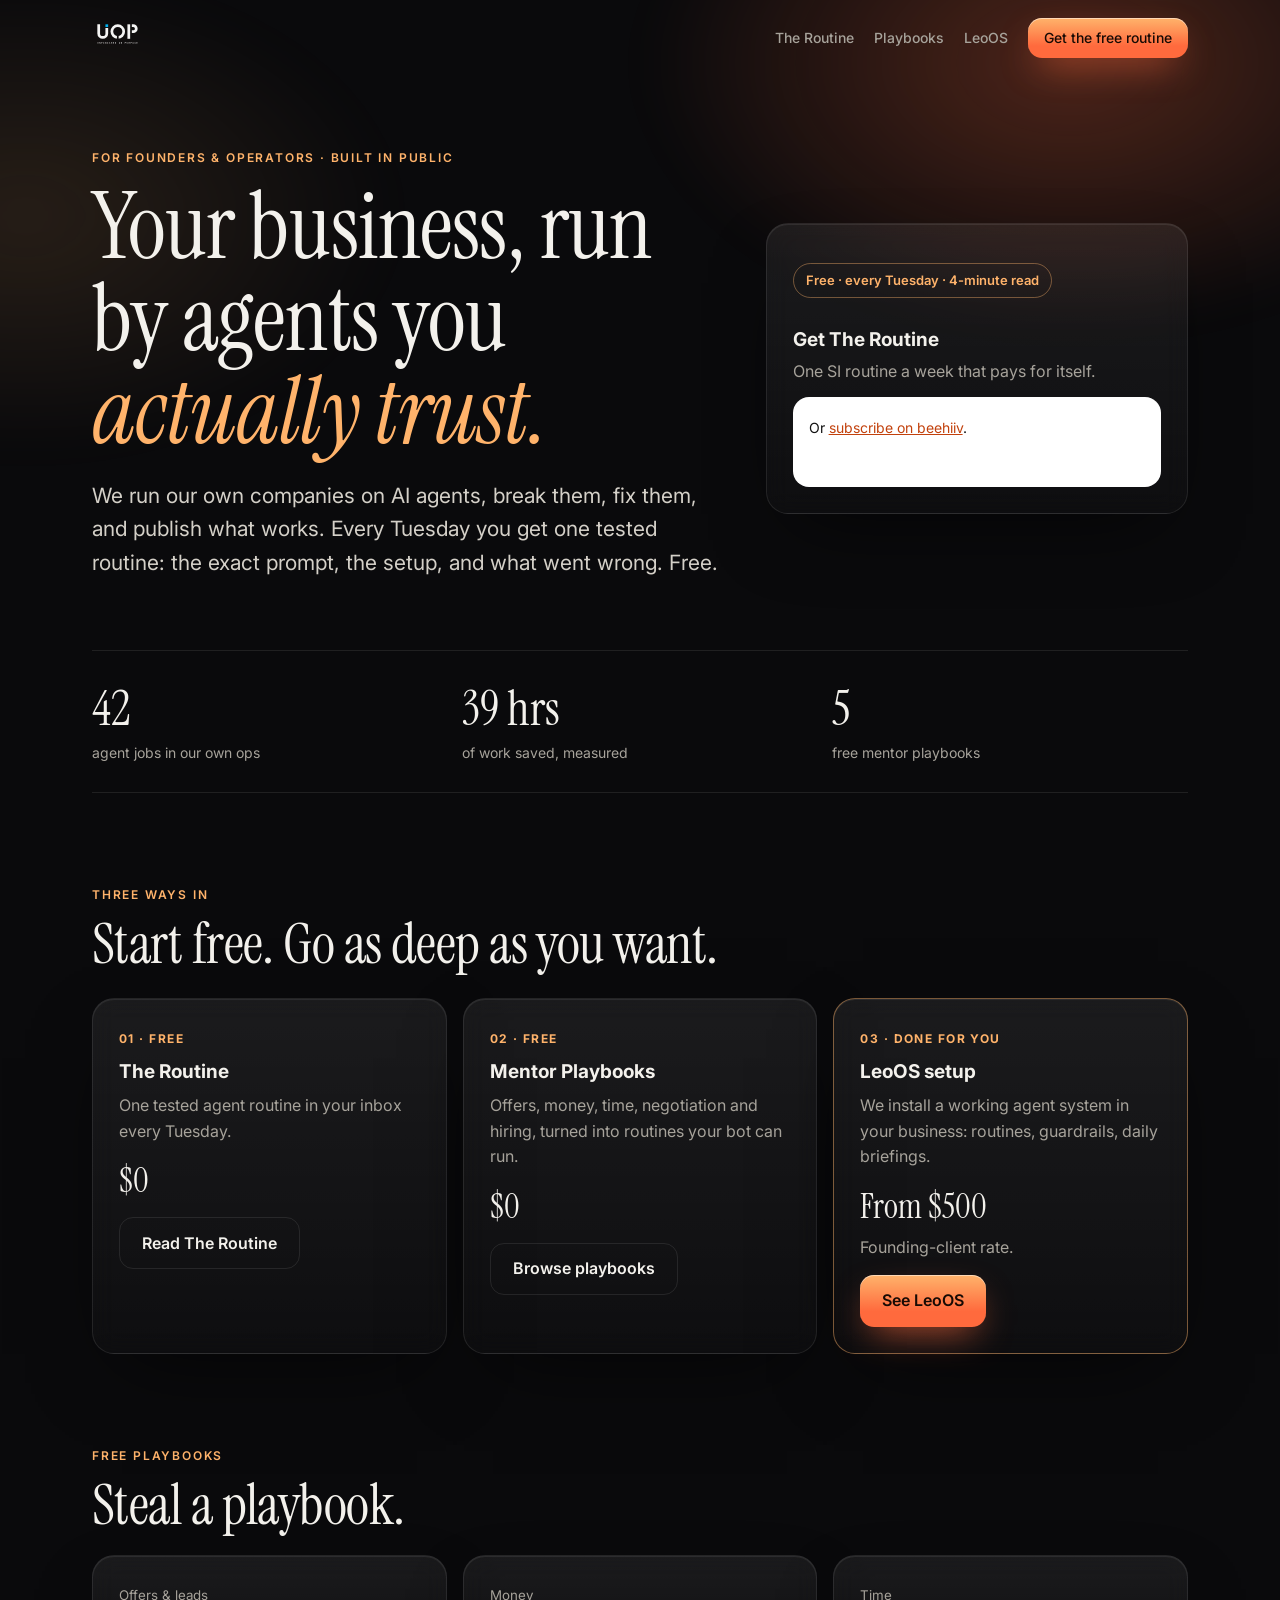
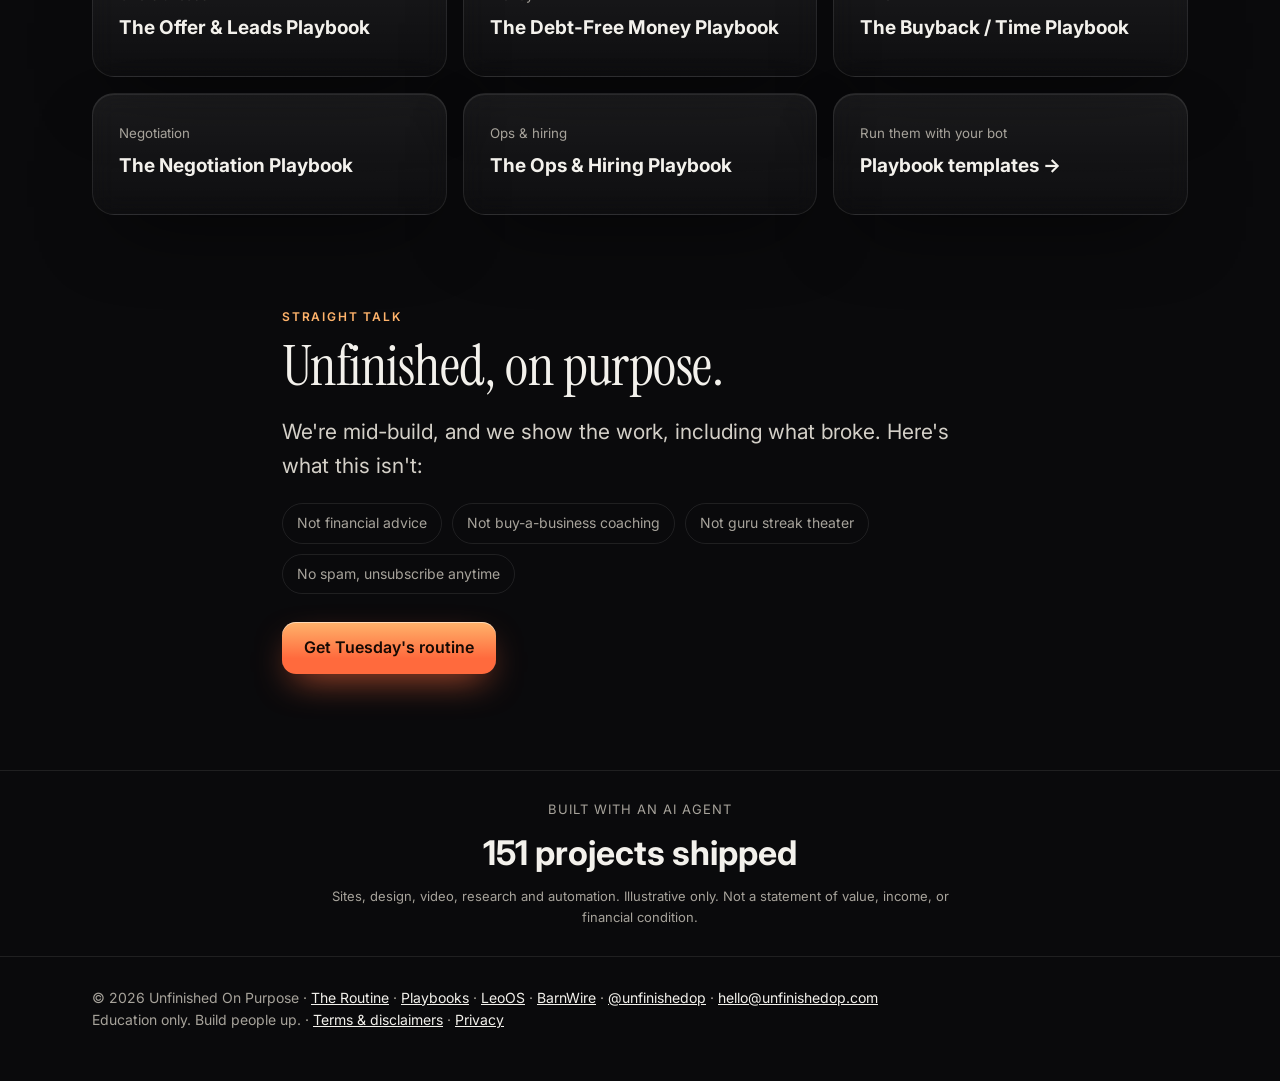
<file: index.html>
<!DOCTYPE html>
<html lang="en">
<head>
<meta charset="utf-8"><meta name="viewport" content="width=device-width,initial-scale=1,viewport-fit=cover">
<title>Unfinished On Purpose — run your business with AI agents you trust</title>
<meta name="description" content="Tested AI-agent routines for founders and operators. Free weekly newsletter (The Routine), free mentor playbooks, and done-for-you LeoOS setup.">
<link rel="canonical" href="https://unfinishedop.com/">
<meta property="og:title" content="Unfinished On Purpose — AI agents doing real work">
<meta property="og:description" content="One tested AI routine a week. Free playbooks. Done-for-you setup.">
<meta name="twitter:card" content="summary"><meta name="twitter:site" content="@unfinishedop">
<meta name="theme-color" content="#0a0a0c">
<link rel="icon" type="image/svg+xml" href="brand/uop-mark.svg"><link rel="icon" type="image/png" href="favicon.png"><link rel="apple-touch-icon" href="favicon-192.png">
<link rel="preconnect" href="https://fonts.googleapis.com"><link rel="preconnect" href="https://fonts.gstatic.com" crossorigin><link href="https://fonts.googleapis.com/css2?family=Instrument+Serif:ital@0;1&family=Inter:wght@400;500;600&display=swap" rel="stylesheet">
<link rel="stylesheet" href="site.css?v=1">
</head>
<body>
<div class="w"><nav class="top"><a href="/"><img src="brand/uop-logo.svg" alt="Unfinished On Purpose"></a><div class="links"><a href="routine/">The Routine</a><a href="playbooks/">Playbooks</a><a href="https://getleoos.com">LeoOS</a><a class="btn s" href="#join">Get the free routine</a></div></nav></div>
<header class="hero"><div class="w row">
<div><p class="eyebrow">For founders &amp; operators · built in public</p>
<h1>Your business, run by agents you <em>actually trust.</em></h1>
<p class="lead">We run our own companies on AI agents, break them, fix them, and publish what works. Every Tuesday you get one tested routine: the exact prompt, the setup, and what went wrong. Free.</p></div>
<div class="glass" id="join"><p class="pill">Free · every Tuesday · 4-minute read</p><h3 style="margin:14px 0 4px">Get The Routine</h3><p class="sub" style="margin:0 0 12px">One SI routine a week that pays for itself.</p><div class="embed"><script async src="https://subscribe-forms.beehiiv.com/v3/loader.js" data-beehiiv-form="b1e01b2e-a9c0-4a73-90ba-bc5c24676701"></script><p style="margin:8px 4px 0;font-size:14px">Or <a href="https://the-routine.beehiiv.com/subscribe">subscribe on beehiiv</a>.</p></div></div>
</div></header>
<div class="w"><div class="stats"><div><b>42</b><span>agent jobs in our own ops</span></div><div><b>39 hrs</b><span>of work saved, measured</span></div><div><b>5</b><span>free mentor playbooks</span></div></div></div>
<section class="band"><div class="w"><p class="eyebrow">Three ways in</p><h2>Start free. Go as deep as you want.</h2>
<div class="g g3" style="margin-top:26px">
<div class="glass path"><b>01 · FREE</b><h3>The Routine</h3><p>One tested agent routine in your inbox every Tuesday.</p><span class="price">$0</span><p></p><a class="btn ghost" href="routine/">Read The Routine</a></div>
<div class="glass path"><b>02 · FREE</b><h3>Mentor Playbooks</h3><p>Offers, money, time, negotiation and hiring, turned into routines your bot can run.</p><span class="price">$0</span><p></p><a class="btn ghost" href="playbooks/">Browse playbooks</a></div>
<div class="glass path" style="border-color:rgba(255,179,107,.45)"><b>03 · DONE FOR YOU</b><h3>LeoOS setup</h3><p>We install a working agent system in your business: routines, guardrails, daily briefings.</p><span class="price">From $500</span><p>Founding-client rate.</p><a class="btn" href="https://getleoos.com">See LeoOS</a></div>
</div></div></section>
<section class="band" style="padding-top:0"><div class="w"><p class="eyebrow">Free playbooks</p><h2>Steal a playbook.</h2>
<div class="g g3" style="margin-top:22px">
<a class="glass pb" href="playbooks/hormozi/"><small>Offers &amp; leads</small><h3>The Offer &amp; Leads Playbook</h3></a>
<a class="glass pb" href="playbooks/ramsey/"><small>Money</small><h3>The Debt-Free Money Playbook</h3></a>
<a class="glass pb" href="playbooks/martell/"><small>Time</small><h3>The Buyback / Time Playbook</h3></a>
<a class="glass pb" href="playbooks/voss/"><small>Negotiation</small><h3>The Negotiation Playbook</h3></a>
<a class="glass pb" href="playbooks/leila-hormozi/"><small>Ops &amp; hiring</small><h3>The Ops &amp; Hiring Playbook</h3></a>
<a class="glass pb" href="playbooks/templates/"><small>Run them with your bot</small><h3>Playbook templates →</h3></a>
</div></div></section>
<section class="band" style="padding-top:0"><div class="w narrow"><p class="eyebrow">Straight talk</p><h2>Unfinished, on purpose.</h2><p class="lead">We're mid-build, and we show the work, including what broke. Here's what this isn't:</p><ul class="not"><li>Not financial advice</li><li>Not buy-a-business coaching</li><li>Not guru streak theater</li><li>No spam, unsubscribe anytime</li></ul><p style="margin-top:28px"><a class="btn" href="#join">Get Tuesday's routine</a></p></div></section>
<section class="vc" aria-label="Projects shipped"><div class="w"><p class="vc-k">Built with an AI agent</p><p class="vc-n"><span id="vc-items">51</span> projects shipped</p><p class="vc-s">Sites, design, video, research and automation. Illustrative only. Not a statement of value, income, or financial condition.</p></div></section>
<style>.vc{border-top:1px solid var(--ln);padding:28px 0;text-align:center}.vc-k{margin:0;color:var(--mu);font-size:13px;letter-spacing:.08em;text-transform:uppercase}.vc-n{margin:6px 0;font-size:clamp(22px,4vw,34px);font-weight:700}.vc-s{margin:0 auto;max-width:620px;color:var(--mu);font-size:13px}</style>
<script>fetch('assets/value.json',{cache:'no-store'}).then(r=>r.json()).then(d=>{if(d.projects)document.getElementById('vc-items').textContent=d.projects}).catch(()=>{})</script>
<footer class="f"><div class="w">© 2026 Unfinished On Purpose · <a href="routine/">The Routine</a> · <a href="playbooks/">Playbooks</a> · <a href="https://getleoos.com">LeoOS</a> · <a href="https://www.getbarnwire.com/">BarnWire</a> · <a href="https://x.com/unfinishedop" rel="noopener">@unfinishedop</a> · <a href="mailto:hello@unfinishedop.com">hello@unfinishedop.com</a><br>Education only. Build people up. · <a href="terms.html">Terms &amp; disclaimers</a> · <a href="privacy.html">Privacy</a></div></footer>
</body></html>
</file>
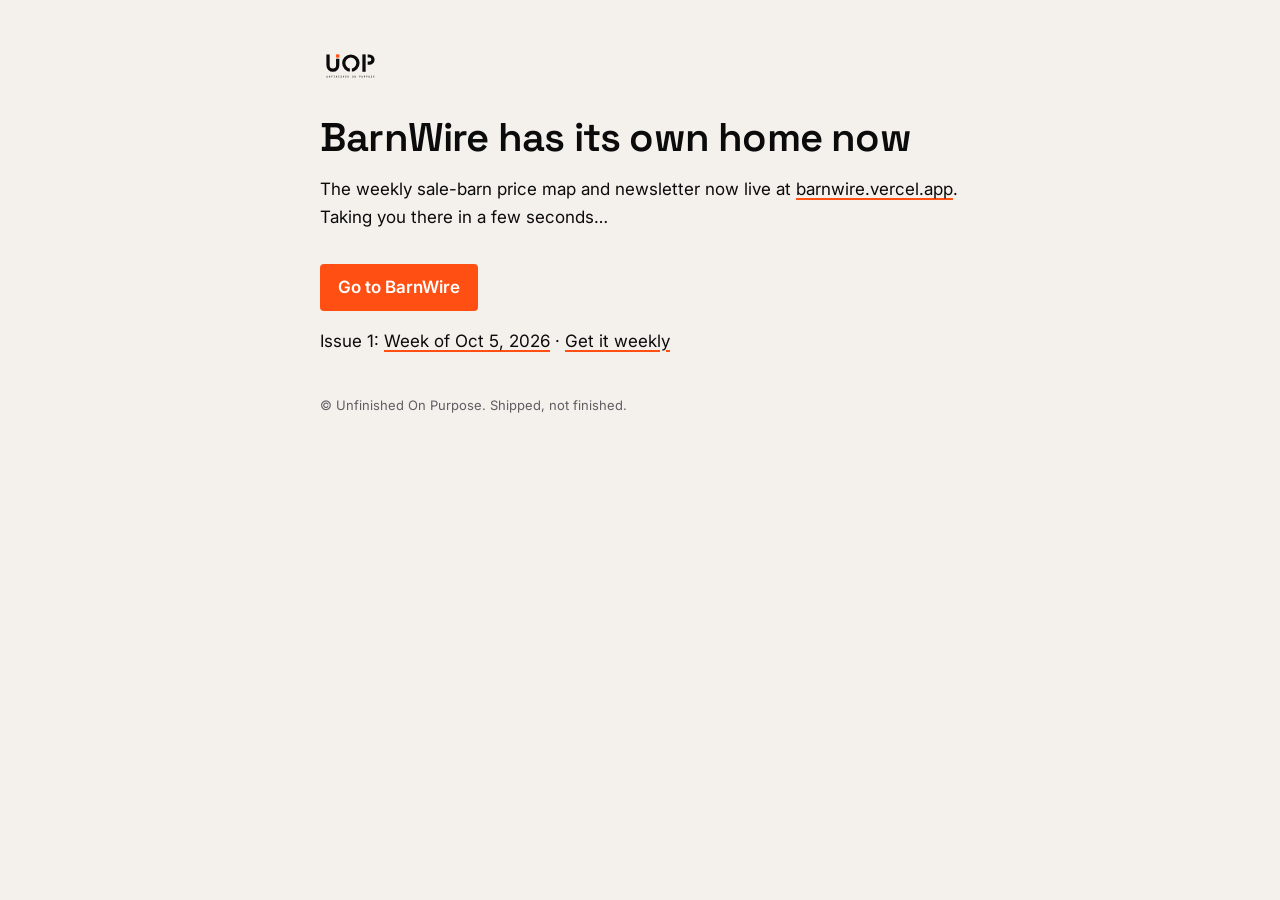
<file: barnwire/index.html>
<!doctype html><html lang="en"><head><meta charset="utf-8"><meta name="viewport" content="width=device-width,initial-scale=1">
<title>BarnWire has moved · Unfinished On Purpose</title>
<meta http-equiv="refresh" content="4; url=https://barnwire.vercel.app/">
<link rel="canonical" href="https://barnwire.vercel.app/">
<link rel="stylesheet" href="/brand/brand.css">
<style>body{margin:0;background:var(--uop-paper);color:var(--uop-ink);font-family:var(--uop-font-body)}.w{max-width:640px;margin:auto;padding:48px 20px}h1{font-family:var(--uop-font-display);font-size:40px;margin:24px 0 8px}a.btn{display:inline-block;margin-top:16px;background:var(--uop-primer);color:var(--uop-white);padding:10px 18px;border-radius:4px;text-decoration:none;font-weight:600}footer{font-size:13px;color:var(--uop-muted);margin-top:40px}</style></head>
<body><div class="w"><a href="/"><img src="/brand/uop-logo.svg" alt="Unfinished On Purpose" style="height:36px"></a>
<h1>BarnWire has its own home now</h1>
<p>The weekly sale-barn price map and newsletter now live at <a href="https://barnwire.vercel.app/">barnwire.vercel.app</a>. Taking you there in a few seconds…</p>
<p><a class="btn" href="https://barnwire.vercel.app/">Go to BarnWire</a></p>
<p>Issue 1: <a href="https://barnwire.vercel.app/issues/2026-10-05">Week of Oct 5, 2026</a> · <a href="https://barnwire.vercel.app/newsletter">Get it weekly</a></p>
<footer>© Unfinished On Purpose. Shipped, not finished.</footer></div></body></html>
</file>
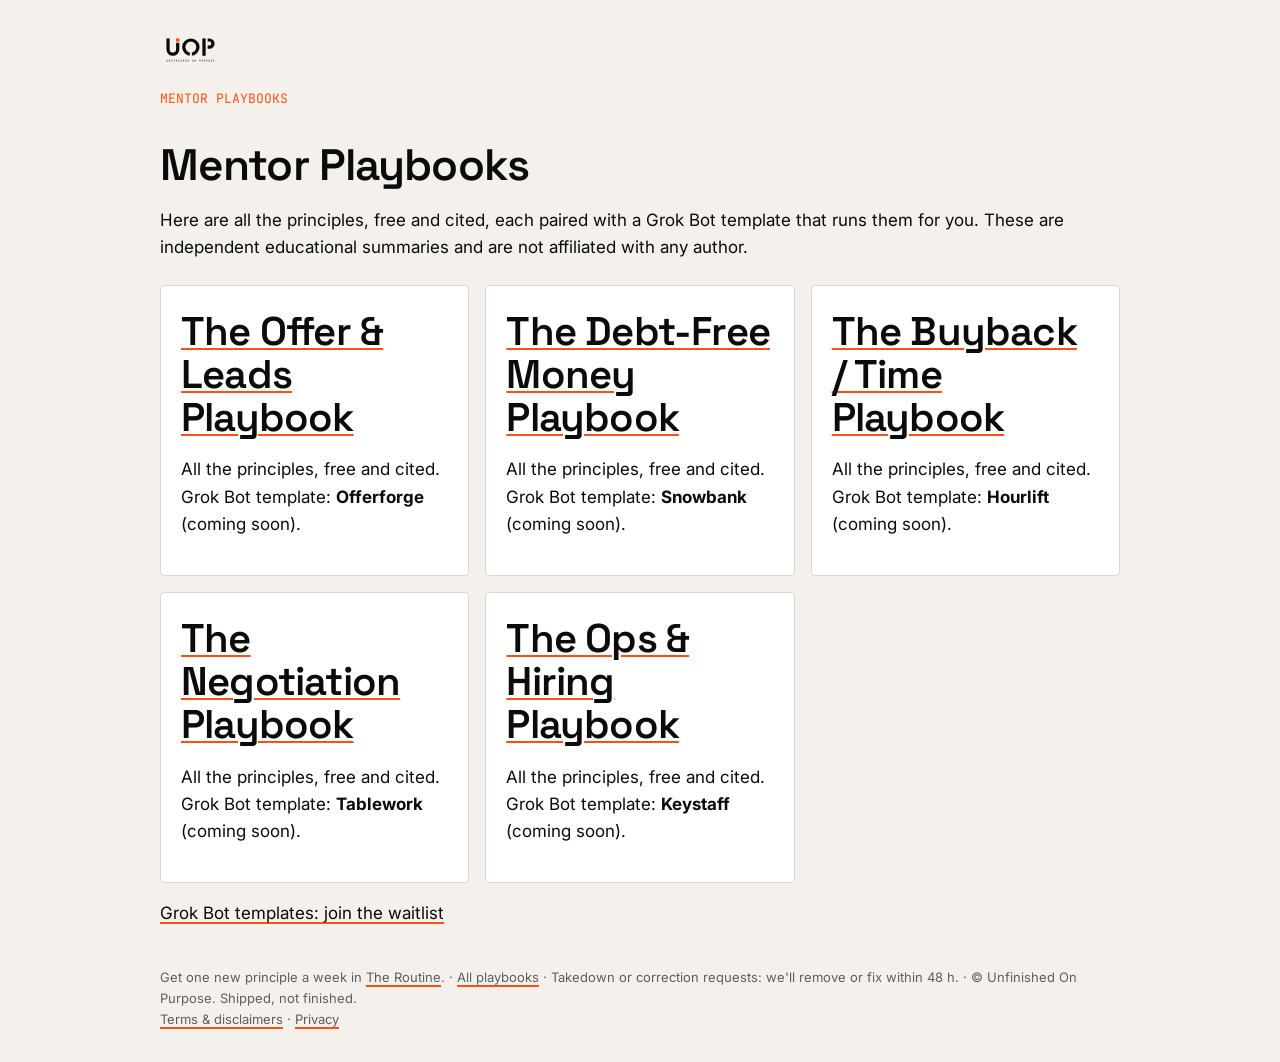
<file: playbooks/index.html>
<!doctype html><html lang="en"><head><meta charset="utf-8"><meta name="viewport" content="width=device-width,initial-scale=1"><meta name="robots" content="index,follow">
<title>Mentor Playbooks · Unfinished On Purpose</title><link rel="stylesheet" href="/playbooks/voss/brand.css">
<style>body{margin:0;background:var(--uop-paper);color:var(--uop-ink);font-family:var(--uop-font-body)}.w{max-width:960px;margin:auto;padding:32px 20px}
header img{height:36px}h1{font-family:var(--uop-font-display);font-size:44px;margin:32px 0 8px}.k{color:var(--uop-primer);font-family:var(--uop-font-mono);font-size:13px}
.disc{border-left:3px solid var(--uop-primer);background:var(--uop-white);padding:12px 16px;font-size:14px;color:var(--uop-muted)}
.grid{display:grid;grid-template-columns:repeat(auto-fill,minmax(280px,1fr));gap:16px;margin-top:24px}.card{background:var(--uop-white);border:1px solid var(--uop-rule);border-radius:4px;padding:20px}
.n{font-family:var(--uop-font-mono);color:var(--uop-primer)}h2{font-family:var(--uop-font-display);margin:4px 0}h3{font-size:12px;text-transform:uppercase;letter-spacing:.08em;color:var(--uop-muted);margin:14px 0 4px}
.one{font-weight:600}.src{font-size:12px;color:var(--uop-muted);border-top:1px solid var(--uop-rule);padding-top:8px}footer{font-size:13px;color:var(--uop-muted);margin-top:40px}</style><style>.hero-cta{background:var(--uop-ink);color:var(--uop-paper);border-radius:4px;padding:24px;margin:20px 0}.hero-cta h2{font-family:var(--uop-font-display);margin:0 0 6px;color:var(--uop-paper)}.hero-cta a.btn{display:inline-block;margin-top:12px;background:var(--uop-primer);color:var(--uop-white);padding:10px 18px;border-radius:4px;text-decoration:none;font-weight:600}.hero-cta small{display:block;margin-top:10px;opacity:.75}</style></head>
<body><div class="w"><header><a href="/"><img src="/playbooks/voss/uop-logo.svg" alt="Unfinished On Purpose"></a></header>
<p class="k">MENTOR PLAYBOOKS</p><h1>Mentor Playbooks</h1><p>Here are all the principles, free and cited, each paired with a Grok Bot template that runs them for you. These are independent educational summaries and are not affiliated with any author.</p><div class="grid"><article class="card"><h2><a href="/playbooks/hormozi/">The Offer &amp; Leads Playbook</a></h2><p>All the principles, free and cited. Grok Bot template: <strong>Offerforge</strong> (coming soon).</p></article><article class="card"><h2><a href="/playbooks/ramsey/">The Debt-Free Money Playbook</a></h2><p>All the principles, free and cited. Grok Bot template: <strong>Snowbank</strong> (coming soon).</p></article><article class="card"><h2><a href="/playbooks/martell/">The Buyback / Time Playbook</a></h2><p>All the principles, free and cited. Grok Bot template: <strong>Hourlift</strong> (coming soon).</p></article><article class="card"><h2><a href="/playbooks/voss/">The Negotiation Playbook</a></h2><p>All the principles, free and cited. Grok Bot template: <strong>Tablework</strong> (coming soon).</p></article><article class="card"><h2><a href="/playbooks/leila-hormozi/">The Ops &amp; Hiring Playbook</a></h2><p>All the principles, free and cited. Grok Bot template: <strong>Keystaff</strong> (coming soon).</p></article></div><p><a href="/playbooks/templates/">Grok Bot templates: join the waitlist</a></p><footer>Get one new principle a week in <a href="https://the-routine.beehiiv.com/subscribe">The Routine</a>. · <a href="/playbooks/">All playbooks</a> · Takedown or correction requests: we'll remove or fix within 48 h. · © Unfinished On Purpose. Shipped, not finished.<br><a href="/terms.html">Terms &amp; disclaimers</a> · <a href="/privacy.html">Privacy</a></footer></div></body></html>
</file>
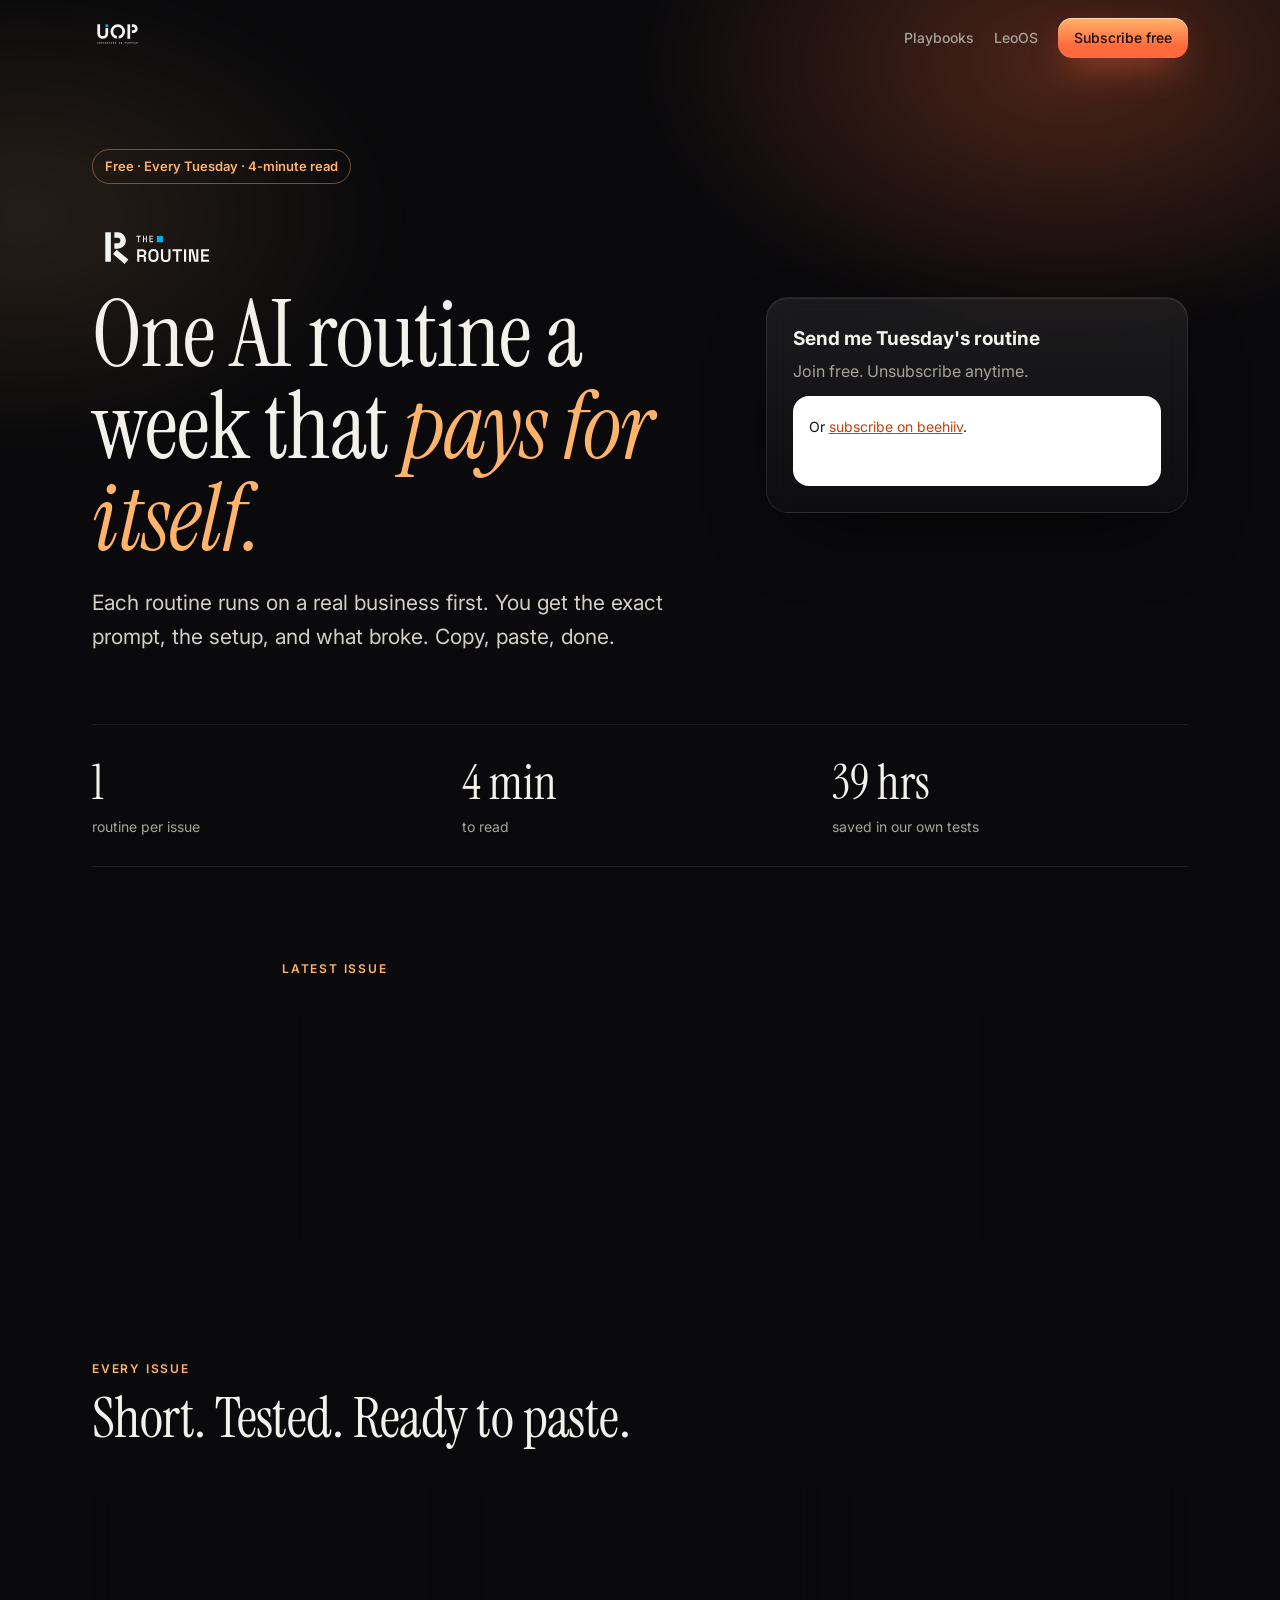
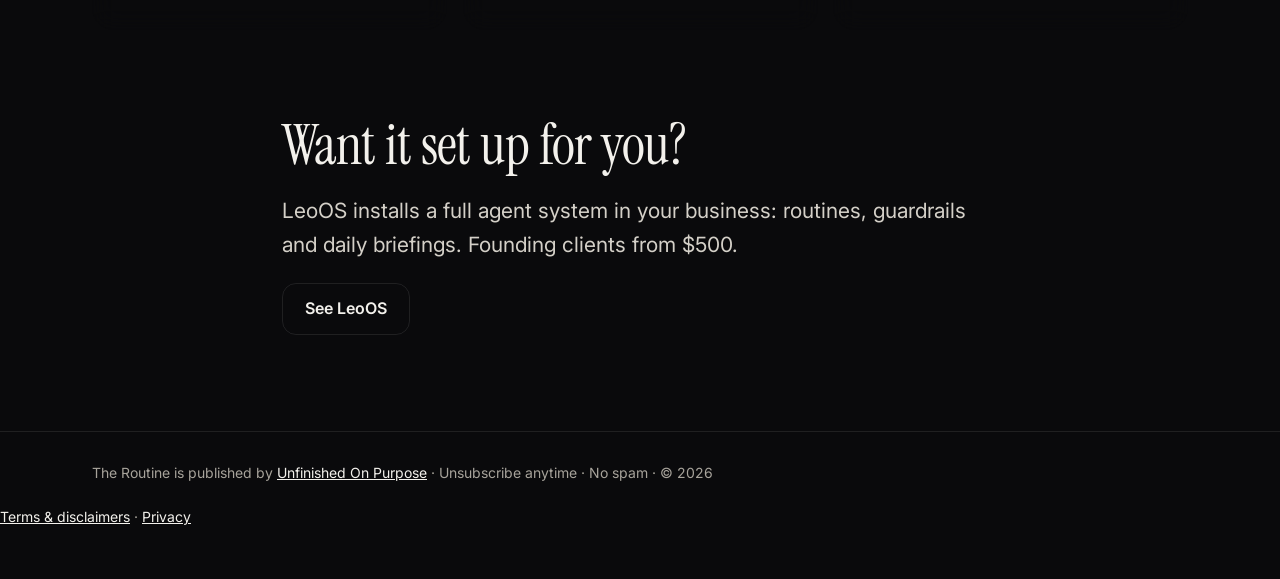
<file: routine/index.html>
<!doctype html><html lang="en"><head><meta charset="utf-8"><meta name="viewport" content="width=device-width,initial-scale=1,viewport-fit=cover">
<title>The Routine — one tested AI routine a week | Unfinished On Purpose</title>
<meta name="description" content="The Routine: a free weekly email with one tested AI-agent routine — the exact prompt, setup and what broke. Published by Unfinished On Purpose.">
<link rel="canonical" href="https://unfinishedop.com/routine/">
<meta property="og:title" content="The Routine — one tested AI routine a week"><meta property="og:description" content="Exact prompt, setup, and what broke. Free, every Tuesday."><meta name="twitter:card" content="summary">
<link rel="icon" href="../brand/routine-avatar.svg" type="image/svg+xml"><link rel="icon" href="../favicon.png" type="image/png">
<link rel="preconnect" href="https://fonts.googleapis.com"><link rel="preconnect" href="https://fonts.gstatic.com" crossorigin><link href="https://fonts.googleapis.com/css2?family=Instrument+Serif:ital@0;1&family=Inter:wght@400;500;600&display=swap" rel="stylesheet">
<link rel="stylesheet" href="../site.css?v=1"></head><body>
<div class="w"><nav class="top"><a href="../"><img src="../brand/uop-logo.svg" alt="Unfinished On Purpose"></a><div class="links"><a href="../playbooks/">Playbooks</a><a href="https://getleoos.com">LeoOS</a><a class="btn s" href="#subscribe">Subscribe free</a></div></nav></div>
<header class="hero"><div class="w row">
<div><p class="pill">Free · Every Tuesday · 4-minute read</p>
<img class="wordmark" style="margin-top:22px" src="../brand/routine-wordmark.svg" alt="The Routine">
<h1>One AI routine a week that <em>pays for itself.</em></h1>
<p class="lead">Each routine runs on a real business first. You get the exact prompt, the setup, and what broke. Copy, paste, done.</p></div>
<div class="glass" id="subscribe"><h3 style="margin:0 0 4px">Send me Tuesday's routine</h3><p class="sub" style="margin:0 0 12px">Join free. Unsubscribe anytime.</p><div class="embed"><script async src="https://subscribe-forms.beehiiv.com/v3/loader.js" data-beehiiv-form="b1e01b2e-a9c0-4a73-90ba-bc5c24676701"></script><p style="margin:8px 4px 0;font-size:14px">Or <a href="https://the-routine.beehiiv.com/subscribe">subscribe on beehiiv</a>.</p></div></div>
</div></header>
<div class="w"><div class="stats"><div><b>1</b><span>routine per issue</span></div><div><b>4 min</b><span>to read</span></div><div><b>39 hrs</b><span>saved in our own tests</span></div></div></div>
<section class="band"><div class="w narrow"><p class="eyebrow">Latest issue</p><div class="glass"><h2 style="font-size:40px">#1 · The Watchlist Scout</h2><p class="lead" style="font-size:18px">It reads the X accounts that move your industry three times a day, reports only what's new, and drafts the change to your system. That replaces about 40 minutes a day of scrolling.</p><a class="btn" href="#subscribe">Get the full routine</a></div></div></section>
<section class="band" style="padding-top:0"><div class="w"><p class="eyebrow">Every issue</p><h2>Short. Tested. Ready to paste.</h2>
<div class="g g3" style="margin-top:22px"><div class="glass c"><h3>1 routine</h3><p>We run it on our own operations before you see it.</p></div><div class="glass c"><h3>The exact prompt</h3><p>Plus the guardrails that let it run on its own safely.</p></div><div class="glass c"><h3>3 things that shipped</h3><p>What's new in Grok Bot, Cursor and AI agents that week.</p></div></div></div></section>
<section class="band" style="padding-top:0"><div class="w narrow"><h2>Want it set up for you?</h2><p class="lead">LeoOS installs a full agent system in your business: routines, guardrails and daily briefings. Founding clients from $500.</p><p><a class="btn ghost" href="https://getleoos.com">See LeoOS</a></p></div></section>
<footer class="f"><div class="w">The Routine is published by <a href="../">Unfinished On Purpose</a> · Unsubscribe anytime · No spam · © 2026</div><br><a href="/terms.html">Terms &amp; disclaimers</a> · <a href="/privacy.html">Privacy</a></footer>
</body></html>
</file>
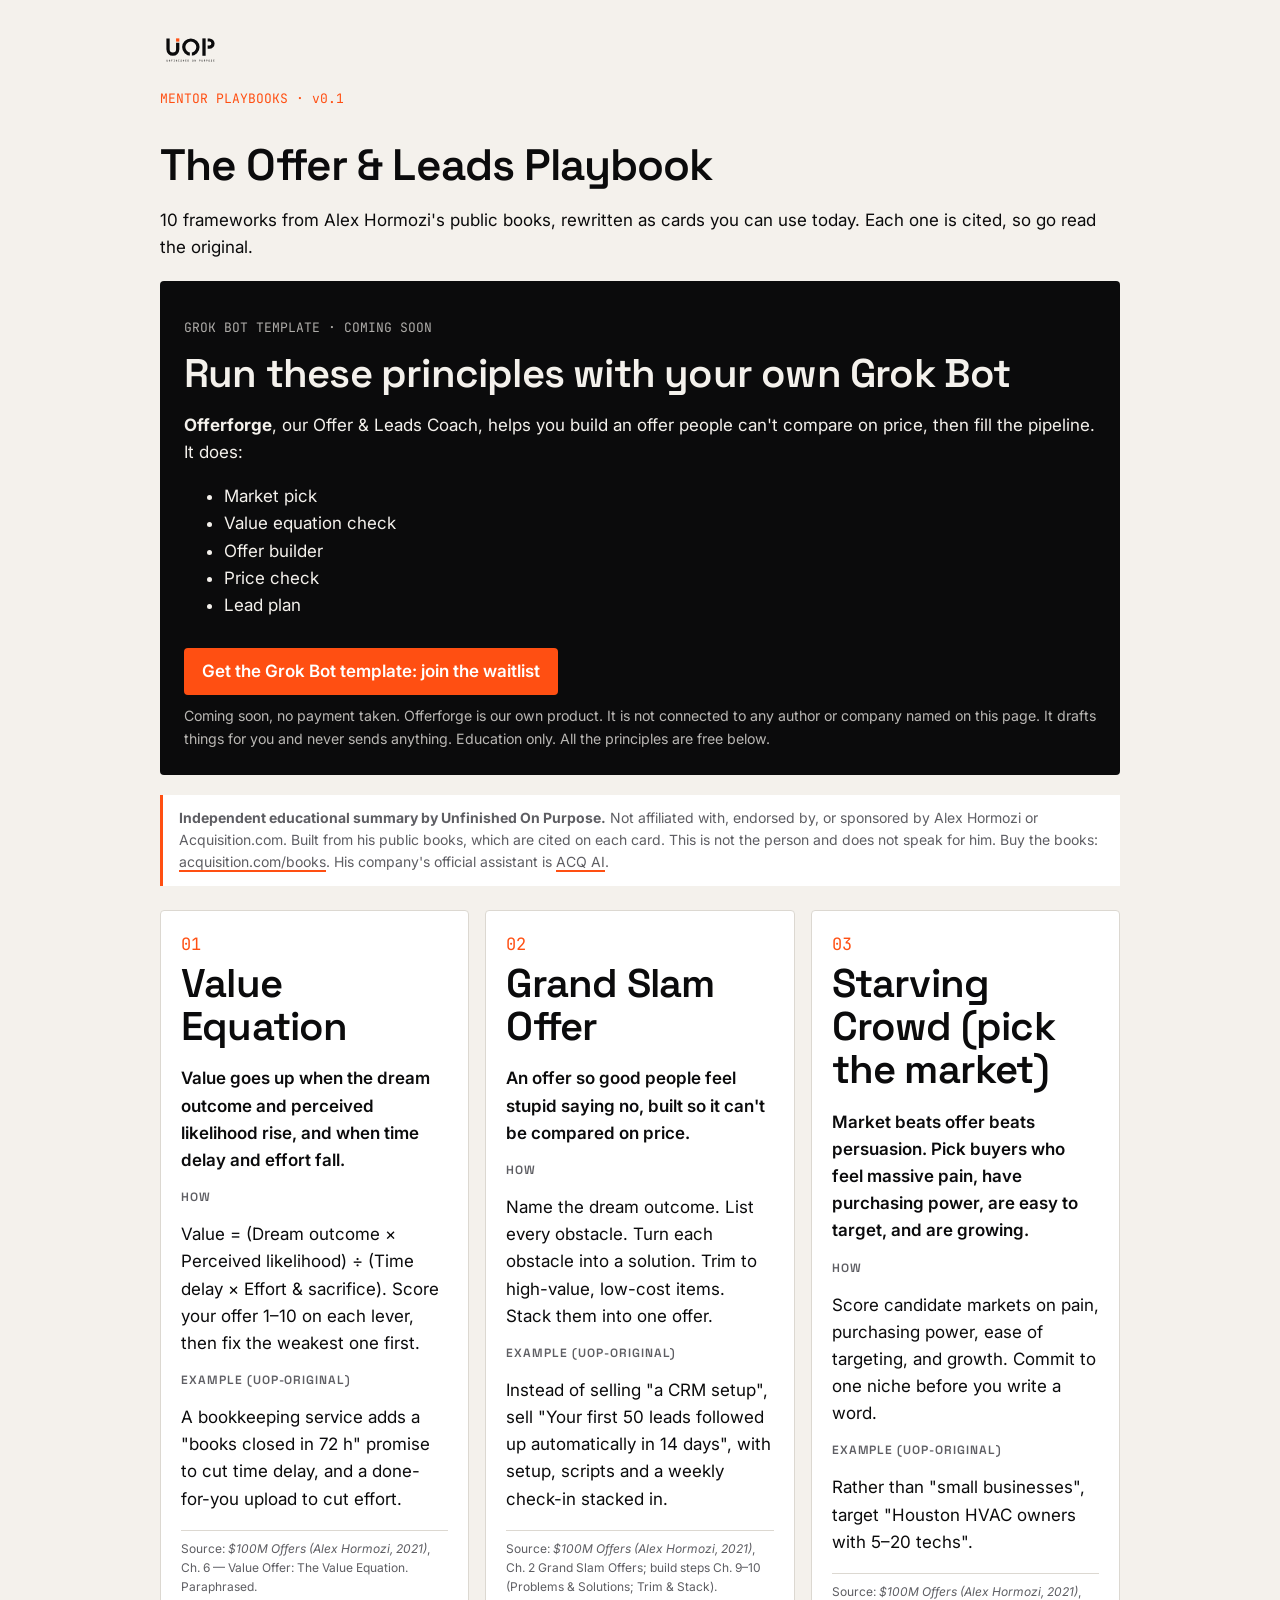
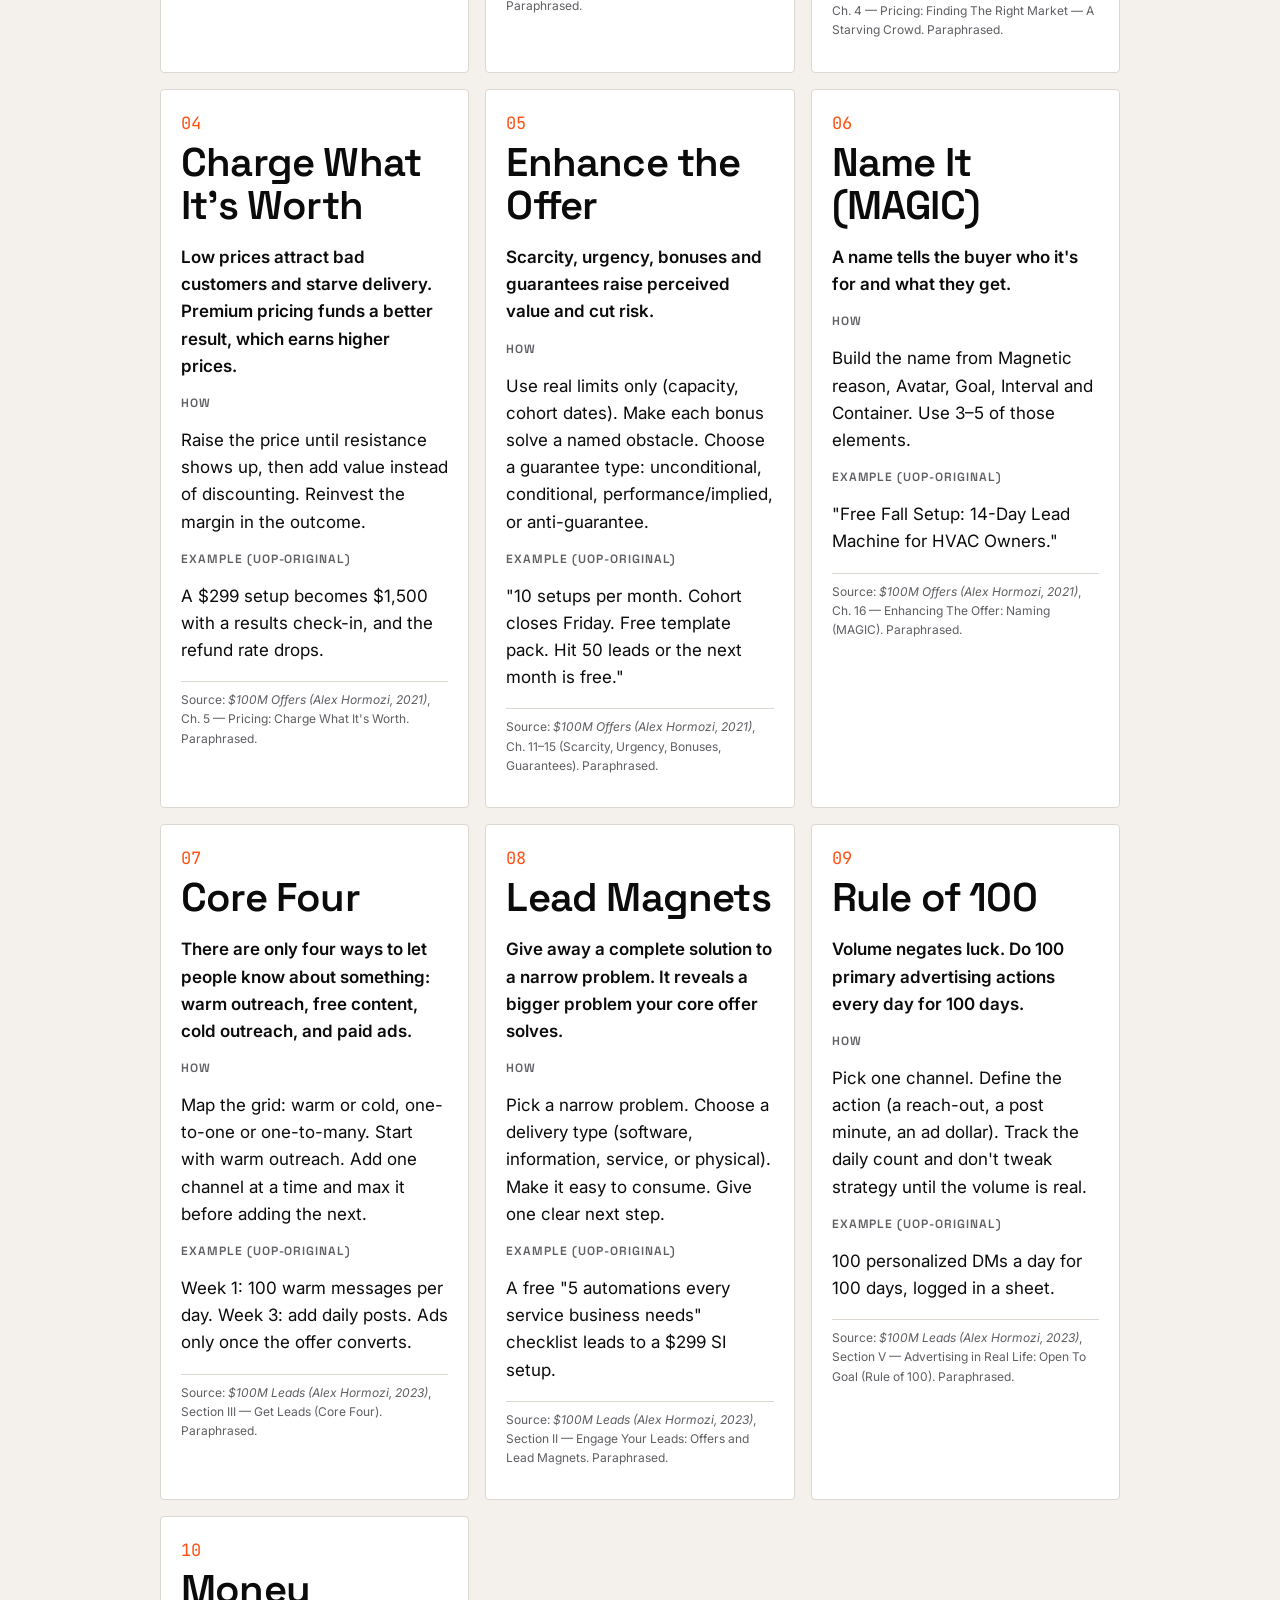
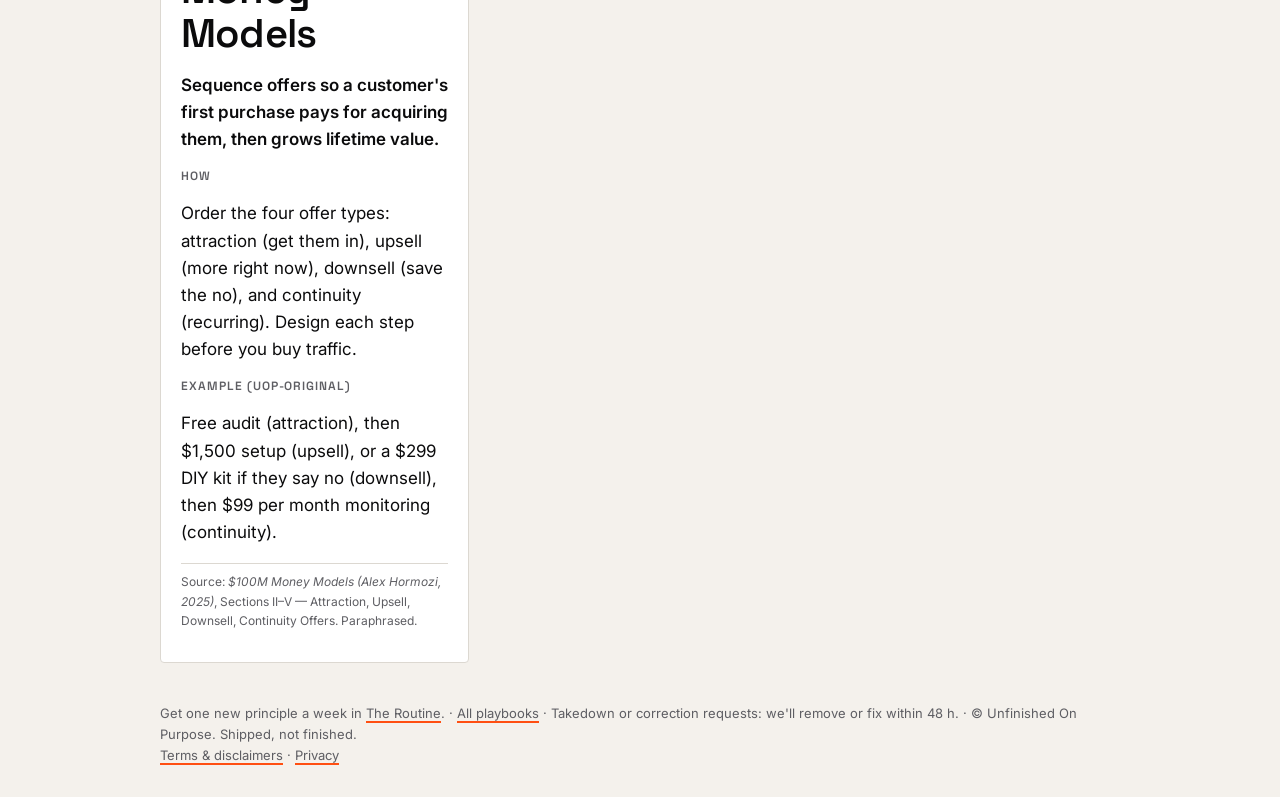
<file: playbooks/hormozi/index.html>
<!doctype html><html lang="en"><head><meta charset="utf-8"><meta name="viewport" content="width=device-width,initial-scale=1"><meta name="robots" content="index,follow">
<title>The Offer &amp; Leads Playbook · Unfinished On Purpose</title><link rel="stylesheet" href="brand.css">
<style>body{margin:0;background:var(--uop-paper);color:var(--uop-ink);font-family:var(--uop-font-body)}.w{max-width:960px;margin:auto;padding:32px 20px}
header img{height:36px}h1{font-family:var(--uop-font-display);font-size:44px;margin:32px 0 8px}.k{color:var(--uop-primer);font-family:var(--uop-font-mono);font-size:13px}
.disc{border-left:3px solid var(--uop-primer);background:var(--uop-white);padding:12px 16px;font-size:14px;color:var(--uop-muted)}
.grid{display:grid;grid-template-columns:repeat(auto-fill,minmax(280px,1fr));gap:16px;margin-top:24px}.card{background:var(--uop-white);border:1px solid var(--uop-rule);border-radius:4px;padding:20px}
.n{font-family:var(--uop-font-mono);color:var(--uop-primer)}h2{font-family:var(--uop-font-display);margin:4px 0}h3{font-size:12px;text-transform:uppercase;letter-spacing:.08em;color:var(--uop-muted);margin:14px 0 4px}
.one{font-weight:600}.src{font-size:12px;color:var(--uop-muted);border-top:1px solid var(--uop-rule);padding-top:8px}footer{font-size:13px;color:var(--uop-muted);margin-top:40px}</style><style>.hero-cta{background:var(--uop-ink);color:var(--uop-paper);border-radius:4px;padding:24px;margin:20px 0}.hero-cta h2{font-family:var(--uop-font-display);margin:0 0 6px;color:var(--uop-paper)}.hero-cta a.btn{display:inline-block;margin-top:12px;background:var(--uop-primer);color:var(--uop-white);padding:10px 18px;border-radius:4px;text-decoration:none;font-weight:600}.hero-cta small{display:block;margin-top:10px;opacity:.75}</style></head>
<body><div class="w"><header><a href="/"><img src="uop-logo.svg" alt="Unfinished On Purpose"></a></header>
<p class="k">MENTOR PLAYBOOKS · v0.1</p><h1>The Offer &amp; Leads Playbook</h1>
<p>10 frameworks from Alex Hormozi's public books, rewritten as cards you can use today. Each one is cited, so go read the original.</p>
<!--TEMPLATE-CTA--><section class="hero-cta" id="template"><p class="k" style="color:inherit;opacity:.7">GROK BOT TEMPLATE · COMING SOON</p><h2>Run these principles with your own Grok Bot</h2><p><strong>Offerforge</strong>, our Offer & Leads Coach, helps you build an offer people can't compare on price, then fill the pipeline. It does:</p><ul><li>Market pick</li><li>Value equation check</li><li>Offer builder</li><li>Price check</li><li>Lead plan</li></ul><a class="btn" href="../templates/">Get the Grok Bot template: join the waitlist</a><small>Coming soon, no payment taken. Offerforge is our own product. It is not connected to any author or company named on this page. It drafts things for you and never sends anything. Education only. All the principles are free below.</small></section><!--/TEMPLATE-CTA--><p class="disc"><strong>Independent educational summary by Unfinished On Purpose.</strong> Not affiliated with, endorsed by, or sponsored by Alex Hormozi or Acquisition.com. Built from his public books, which are cited on each card. This is not the person and does not speak for him. Buy the books: <a href="https://www.acquisition.com/books">acquisition.com/books</a>. His company's official assistant is <a href="https://ai.acquisition.com/">ACQ AI</a>.</p>
<div class="grid"><article class="card"><div class="n">01</div><h2>Value Equation</h2><p class="one">Value goes up when the dream outcome and perceived likelihood rise, and when time delay and effort fall.</p><h3>How</h3><p>Value = (Dream outcome × Perceived likelihood) ÷ (Time delay × Effort &amp; sacrifice). Score your offer 1–10 on each lever, then fix the weakest one first.</p><h3>Example (UOP-original)</h3><p>A bookkeeping service adds a "books closed in 72 h" promise to cut time delay, and a done-for-you upload to cut effort.</p><p class="src">Source: <em>$100M Offers (Alex Hormozi, 2021)</em>, Ch. 6 — Value Offer: The Value Equation. Paraphrased.</p></article><article class="card"><div class="n">02</div><h2>Grand Slam Offer</h2><p class="one">An offer so good people feel stupid saying no, built so it can't be compared on price.</p><h3>How</h3><p>Name the dream outcome. List every obstacle. Turn each obstacle into a solution. Trim to high-value, low-cost items. Stack them into one offer.</p><h3>Example (UOP-original)</h3><p>Instead of selling "a CRM setup", sell "Your first 50 leads followed up automatically in 14 days", with setup, scripts and a weekly check-in stacked in.</p><p class="src">Source: <em>$100M Offers (Alex Hormozi, 2021)</em>, Ch. 2 Grand Slam Offers; build steps Ch. 9–10 (Problems &amp; Solutions; Trim &amp; Stack). Paraphrased.</p></article><article class="card"><div class="n">03</div><h2>Starving Crowd (pick the market)</h2><p class="one">Market beats offer beats persuasion. Pick buyers who feel massive pain, have purchasing power, are easy to target, and are growing.</p><h3>How</h3><p>Score candidate markets on pain, purchasing power, ease of targeting, and growth. Commit to one niche before you write a word.</p><h3>Example (UOP-original)</h3><p>Rather than "small businesses", target "Houston HVAC owners with 5–20 techs".</p><p class="src">Source: <em>$100M Offers (Alex Hormozi, 2021)</em>, Ch. 4 — Pricing: Finding The Right Market — A Starving Crowd. Paraphrased.</p></article><article class="card"><div class="n">04</div><h2>Charge What It's Worth</h2><p class="one">Low prices attract bad customers and starve delivery. Premium pricing funds a better result, which earns higher prices.</p><h3>How</h3><p>Raise the price until resistance shows up, then add value instead of discounting. Reinvest the margin in the outcome.</p><h3>Example (UOP-original)</h3><p>A $299 setup becomes $1,500 with a results check-in, and the refund rate drops.</p><p class="src">Source: <em>$100M Offers (Alex Hormozi, 2021)</em>, Ch. 5 — Pricing: Charge What It's Worth. Paraphrased.</p></article><article class="card"><div class="n">05</div><h2>Enhance the Offer</h2><p class="one">Scarcity, urgency, bonuses and guarantees raise perceived value and cut risk.</p><h3>How</h3><p>Use real limits only (capacity, cohort dates). Make each bonus solve a named obstacle. Choose a guarantee type: unconditional, conditional, performance/implied, or anti-guarantee.</p><h3>Example (UOP-original)</h3><p>"10 setups per month. Cohort closes Friday. Free template pack. Hit 50 leads or the next month is free."</p><p class="src">Source: <em>$100M Offers (Alex Hormozi, 2021)</em>, Ch. 11–15 (Scarcity, Urgency, Bonuses, Guarantees). Paraphrased.</p></article><article class="card"><div class="n">06</div><h2>Name It (MAGIC)</h2><p class="one">A name tells the buyer who it's for and what they get.</p><h3>How</h3><p>Build the name from Magnetic reason, Avatar, Goal, Interval and Container. Use 3–5 of those elements.</p><h3>Example (UOP-original)</h3><p>"Free Fall Setup: 14-Day Lead Machine for HVAC Owners."</p><p class="src">Source: <em>$100M Offers (Alex Hormozi, 2021)</em>, Ch. 16 — Enhancing The Offer: Naming (MAGIC). Paraphrased.</p></article><article class="card"><div class="n">07</div><h2>Core Four</h2><p class="one">There are only four ways to let people know about something: warm outreach, free content, cold outreach, and paid ads.</p><h3>How</h3><p>Map the grid: warm or cold, one-to-one or one-to-many. Start with warm outreach. Add one channel at a time and max it before adding the next.</p><h3>Example (UOP-original)</h3><p>Week 1: 100 warm messages per day. Week 3: add daily posts. Ads only once the offer converts.</p><p class="src">Source: <em>$100M Leads (Alex Hormozi, 2023)</em>, Section III — Get Leads (Core Four). Paraphrased.</p></article><article class="card"><div class="n">08</div><h2>Lead Magnets</h2><p class="one">Give away a complete solution to a narrow problem. It reveals a bigger problem your core offer solves.</p><h3>How</h3><p>Pick a narrow problem. Choose a delivery type (software, information, service, or physical). Make it easy to consume. Give one clear next step.</p><h3>Example (UOP-original)</h3><p>A free "5 automations every service business needs" checklist leads to a $299 SI setup.</p><p class="src">Source: <em>$100M Leads (Alex Hormozi, 2023)</em>, Section II — Engage Your Leads: Offers and Lead Magnets. Paraphrased.</p></article><article class="card"><div class="n">09</div><h2>Rule of 100</h2><p class="one">Volume negates luck. Do 100 primary advertising actions every day for 100 days.</p><h3>How</h3><p>Pick one channel. Define the action (a reach-out, a post minute, an ad dollar). Track the daily count and don't tweak strategy until the volume is real.</p><h3>Example (UOP-original)</h3><p>100 personalized DMs a day for 100 days, logged in a sheet.</p><p class="src">Source: <em>$100M Leads (Alex Hormozi, 2023)</em>, Section V — Advertising in Real Life: Open To Goal (Rule of 100). Paraphrased.</p></article><article class="card"><div class="n">10</div><h2>Money Models</h2><p class="one">Sequence offers so a customer's first purchase pays for acquiring them, then grows lifetime value.</p><h3>How</h3><p>Order the four offer types: attraction (get them in), upsell (more right now), downsell (save the no), and continuity (recurring). Design each step before you buy traffic.</p><h3>Example (UOP-original)</h3><p>Free audit (attraction), then $1,500 setup (upsell), or a $299 DIY kit if they say no (downsell), then $99 per month monitoring (continuity).</p><p class="src">Source: <em>$100M Money Models (Alex Hormozi, 2025)</em>, Sections II–V — Attraction, Upsell, Downsell, Continuity Offers. Paraphrased.</p></article></div>
<footer>Get one new principle a week in <a href="https://the-routine.beehiiv.com/subscribe">The Routine</a>. · <a href="/playbooks/">All playbooks</a> · Takedown or correction requests: we'll remove or fix within 48 h. · © Unfinished On Purpose. Shipped, not finished.<br><a href="/terms.html">Terms &amp; disclaimers</a> · <a href="/privacy.html">Privacy</a></footer></div></body></html>
</file>
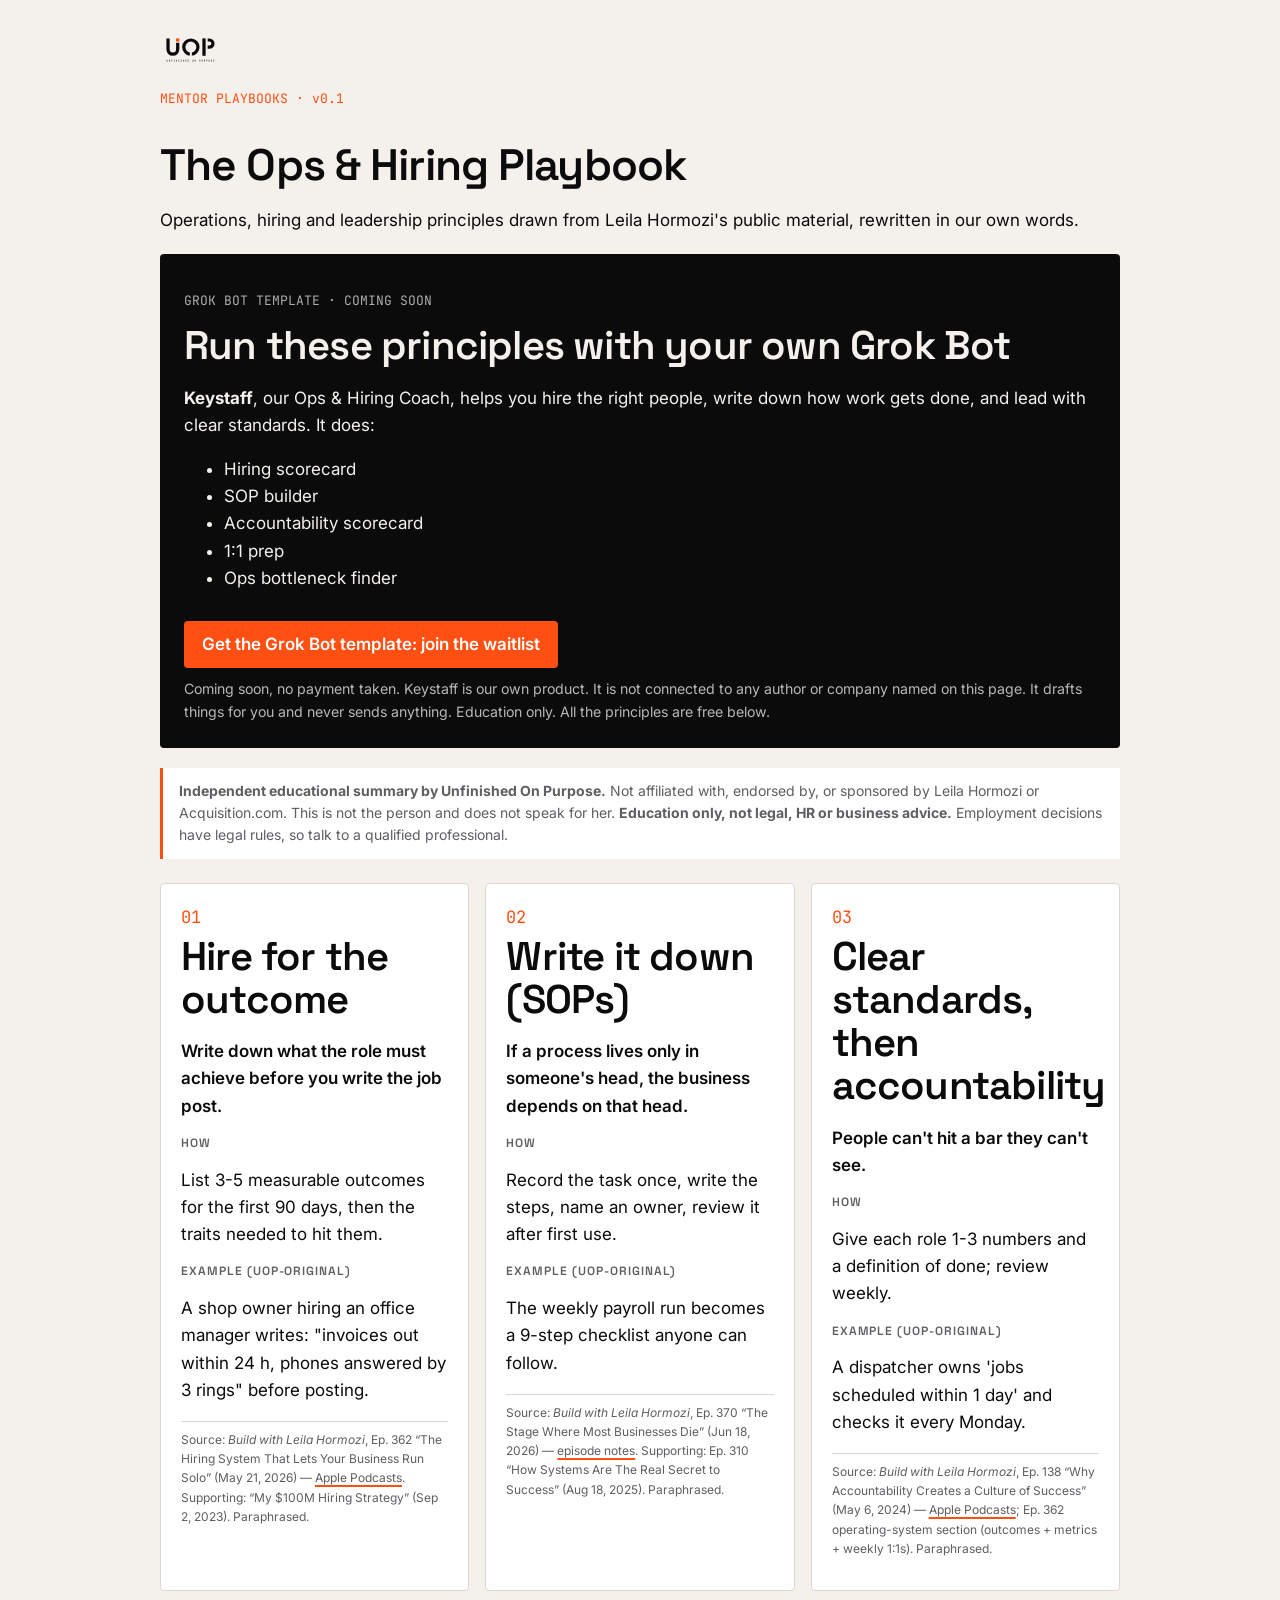
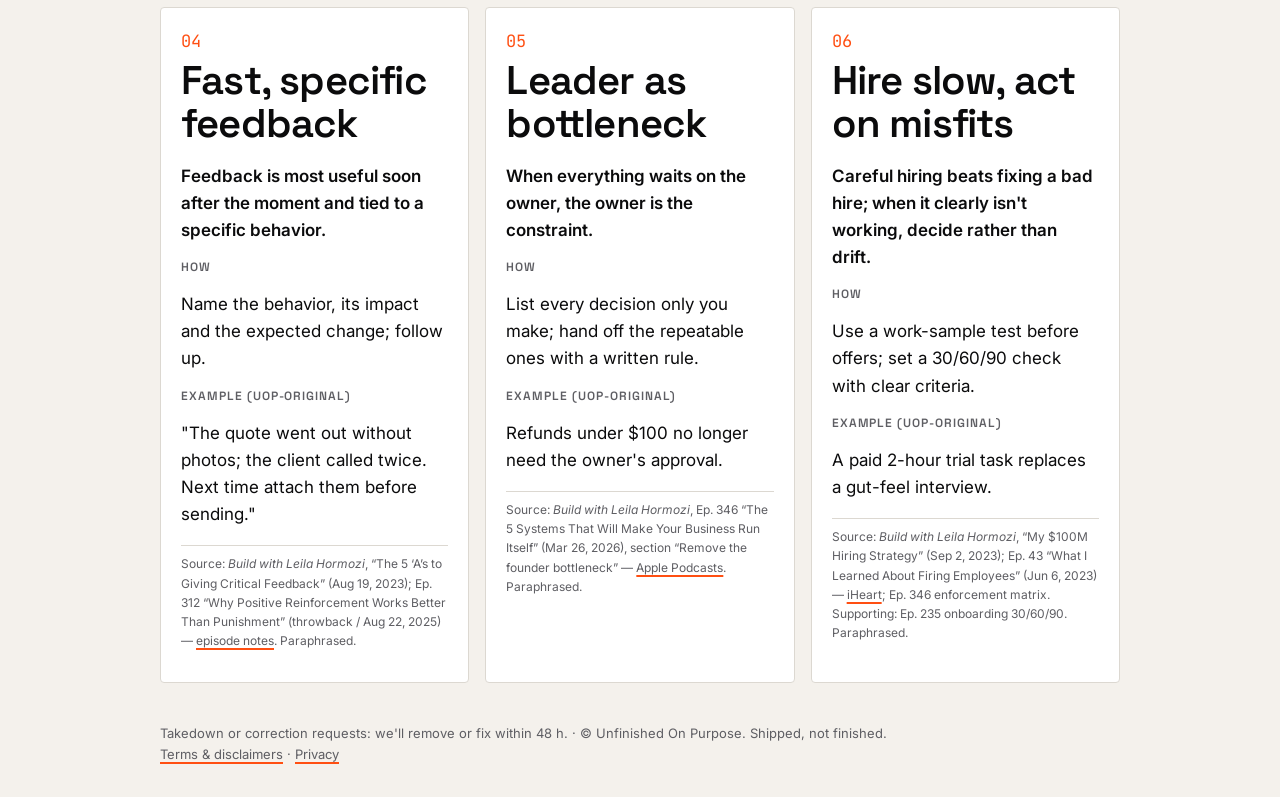
<file: playbooks/leila-hormozi/index.html>
<!doctype html><html lang="en"><head><meta charset="utf-8"><meta name="viewport" content="width=device-width,initial-scale=1"><meta name="robots" content="index,follow">
<title>The Ops &amp; Hiring Playbook · Unfinished On Purpose</title><link rel="stylesheet" href="brand.css">
<style>body{margin:0;background:var(--uop-paper);color:var(--uop-ink);font-family:var(--uop-font-body)}.w{max-width:960px;margin:auto;padding:32px 20px}
header img{height:36px}h1{font-family:var(--uop-font-display);font-size:44px;margin:32px 0 8px}.k{color:var(--uop-primer);font-family:var(--uop-font-mono);font-size:13px}
.disc{border-left:3px solid var(--uop-primer);background:var(--uop-white);padding:12px 16px;font-size:14px;color:var(--uop-muted)}
.grid{display:grid;grid-template-columns:repeat(auto-fill,minmax(280px,1fr));gap:16px;margin-top:24px}.card{background:var(--uop-white);border:1px solid var(--uop-rule);border-radius:4px;padding:20px}
.n{font-family:var(--uop-font-mono);color:var(--uop-primer)}h2{font-family:var(--uop-font-display);margin:4px 0}h3{font-size:12px;text-transform:uppercase;letter-spacing:.08em;color:var(--uop-muted);margin:14px 0 4px}
.one{font-weight:600}.src{font-size:12px;color:var(--uop-muted);border-top:1px solid var(--uop-rule);padding-top:8px}footer{font-size:13px;color:var(--uop-muted);margin-top:40px}</style><style>.hero-cta{background:var(--uop-ink);color:var(--uop-paper);border-radius:4px;padding:24px;margin:20px 0}.hero-cta h2{font-family:var(--uop-font-display);margin:0 0 6px;color:var(--uop-paper)}.hero-cta a.btn{display:inline-block;margin-top:12px;background:var(--uop-primer);color:var(--uop-white);padding:10px 18px;border-radius:4px;text-decoration:none;font-weight:600}.hero-cta small{display:block;margin-top:10px;opacity:.75}</style></head>
<body><div class="w"><header><a href="/"><img src="uop-logo.svg" alt="Unfinished On Purpose"></a></header>
<p class="k">MENTOR PLAYBOOKS · v0.1</p><h1>The Ops &amp; Hiring Playbook</h1><p>Operations, hiring and leadership principles drawn from Leila Hormozi's public material, rewritten in our own words.</p><!--TEMPLATE-CTA--><section class="hero-cta" id="template"><p class="k" style="color:inherit;opacity:.7">GROK BOT TEMPLATE · COMING SOON</p><h2>Run these principles with your own Grok Bot</h2><p><strong>Keystaff</strong>, our Ops & Hiring Coach, helps you hire the right people, write down how work gets done, and lead with clear standards. It does:</p><ul><li>Hiring scorecard</li><li>SOP builder</li><li>Accountability scorecard</li><li>1:1 prep</li><li>Ops bottleneck finder</li></ul><a class="btn" href="/playbooks/templates/">Get the Grok Bot template: join the waitlist</a><small>Coming soon, no payment taken. Keystaff is our own product. It is not connected to any author or company named on this page. It drafts things for you and never sends anything. Education only. All the principles are free below.</small></section><!--/TEMPLATE-CTA--><p class="disc"><strong>Independent educational summary by Unfinished On Purpose.</strong> Not affiliated with, endorsed by, or sponsored by Leila Hormozi or Acquisition.com. This is not the person and does not speak for her. <strong>Education only, not legal, HR or business advice.</strong> Employment decisions have legal rules, so talk to a qualified professional.</p><div class="grid"><article class="card"><div class="n">01</div><h2>Hire for the outcome</h2><p class="one">Write down what the role must achieve before you write the job post.</p><h3>How</h3><p>List 3-5 measurable outcomes for the first 90 days, then the traits needed to hit them.</p><h3>Example (UOP-original)</h3><p>A shop owner hiring an office manager writes: "invoices out within 24 h, phones answered by 3 rings" before posting.</p><p class="src">Source: <em>Build with Leila Hormozi</em>, Ep. 362 &ldquo;The Hiring System That Lets Your Business Run Solo&rdquo; (May 21, 2026) &mdash; <a href="https://podcasts.apple.com/us/podcast/the-hiring-system-that-lets-your-business-run-solo-ep-362/id1663834553?i=1000768890231">Apple Podcasts</a>. Supporting: &ldquo;My $100M Hiring Strategy&rdquo; (Sep 2, 2023). Paraphrased.</p></article><article class="card"><div class="n">02</div><h2>Write it down (SOPs)</h2><p class="one">If a process lives only in someone's head, the business depends on that head.</p><h3>How</h3><p>Record the task once, write the steps, name an owner, review it after first use.</p><h3>Example (UOP-original)</h3><p>The weekly payroll run becomes a 9-step checklist anyone can follow.</p><p class="src">Source: <em>Build with Leila Hormozi</em>, Ep. 370 &ldquo;The Stage Where Most Businesses Die&rdquo; (Jun 18, 2026) &mdash; <a href="https://podscan.fm/podcasts/build-with-leila-hormozi/episodes/the-stage-where-most-businesses-die-ep-370">episode notes</a>. Supporting: Ep. 310 &ldquo;How Systems Are The Real Secret to Success&rdquo; (Aug 18, 2025). Paraphrased.</p></article><article class="card"><div class="n">03</div><h2>Clear standards, then accountability</h2><p class="one">People can't hit a bar they can't see.</p><h3>How</h3><p>Give each role 1-3 numbers and a definition of done; review weekly.</p><h3>Example (UOP-original)</h3><p>A dispatcher owns 'jobs scheduled within 1 day' and checks it every Monday.</p><p class="src">Source: <em>Build with Leila Hormozi</em>, Ep. 138 &ldquo;Why Accountability Creates a Culture of Success&rdquo; (May 6, 2024) &mdash; <a href="https://podcasts.apple.com/us/podcast/why-accountability-creates-a-culture-of-success-ep-138/id1663834553?i=1000654654193">Apple Podcasts</a>; Ep. 362 operating-system section (outcomes + metrics + weekly 1:1s). Paraphrased.</p></article><article class="card"><div class="n">04</div><h2>Fast, specific feedback</h2><p class="one">Feedback is most useful soon after the moment and tied to a specific behavior.</p><h3>How</h3><p>Name the behavior, its impact and the expected change; follow up.</p><h3>Example (UOP-original)</h3><p>"The quote went out without photos; the client called twice. Next time attach them before sending."</p><p class="src">Source: <em>Build with Leila Hormozi</em>, &ldquo;The 5 &lsquo;A&rsquo;s to Giving Critical Feedback&rdquo; (Aug 19, 2023); Ep. 312 &ldquo;Why Positive Reinforcement Works Better Than Punishment&rdquo; (throwback / Aug 22, 2025) &mdash; <a href="https://podscan.fm/podcasts/build-with-leila-hormozi/episodes/throwback-why-positive-reinforcement-works-better-than-punishment-ep-312">episode notes</a>. Paraphrased.</p></article><article class="card"><div class="n">05</div><h2>Leader as bottleneck</h2><p class="one">When everything waits on the owner, the owner is the constraint.</p><h3>How</h3><p>List every decision only you make; hand off the repeatable ones with a written rule.</p><h3>Example (UOP-original)</h3><p>Refunds under $100 no longer need the owner's approval.</p><p class="src">Source: <em>Build with Leila Hormozi</em>, Ep. 346 &ldquo;The 5 Systems That Will Make Your Business Run Itself&rdquo; (Mar 26, 2026), section &ldquo;Remove the founder bottleneck&rdquo; &mdash; <a href="https://podcasts.apple.com/us/podcast/the-5-systems-that-will-make-your-business-run-itself-ep-346/id1663834553?i=1000757463451">Apple Podcasts</a>. Paraphrased.</p></article><article class="card"><div class="n">06</div><h2>Hire slow, act on misfits</h2><p class="one">Careful hiring beats fixing a bad hire; when it clearly isn't working, decide rather than drift.</p><h3>How</h3><p>Use a work-sample test before offers; set a 30/60/90 check with clear criteria.</p><h3>Example (UOP-original)</h3><p>A paid 2-hour trial task replaces a gut-feel interview.</p><p class="src">Source: <em>Build with Leila Hormozi</em>, &ldquo;My $100M Hiring Strategy&rdquo; (Sep 2, 2023); Ep. 43 &ldquo;What I Learned About Firing Employees&rdquo; (Jun 6, 2023) &mdash; <a href="https://www.iheart.com/podcast/867-build-with-leila-hormozi-107533568/episode/what-i-learned-about-firing-employees-ep-43-116656603">iHeart</a>; Ep. 346 enforcement matrix. Supporting: Ep. 235 onboarding 30/60/90. Paraphrased.</p></article></div><footer>Takedown or correction requests: we'll remove or fix within 48 h. · © Unfinished On Purpose. Shipped, not finished.<br><a href="/terms.html">Terms &amp; disclaimers</a> · <a href="/privacy.html">Privacy</a></footer></div></body></html>
</file>
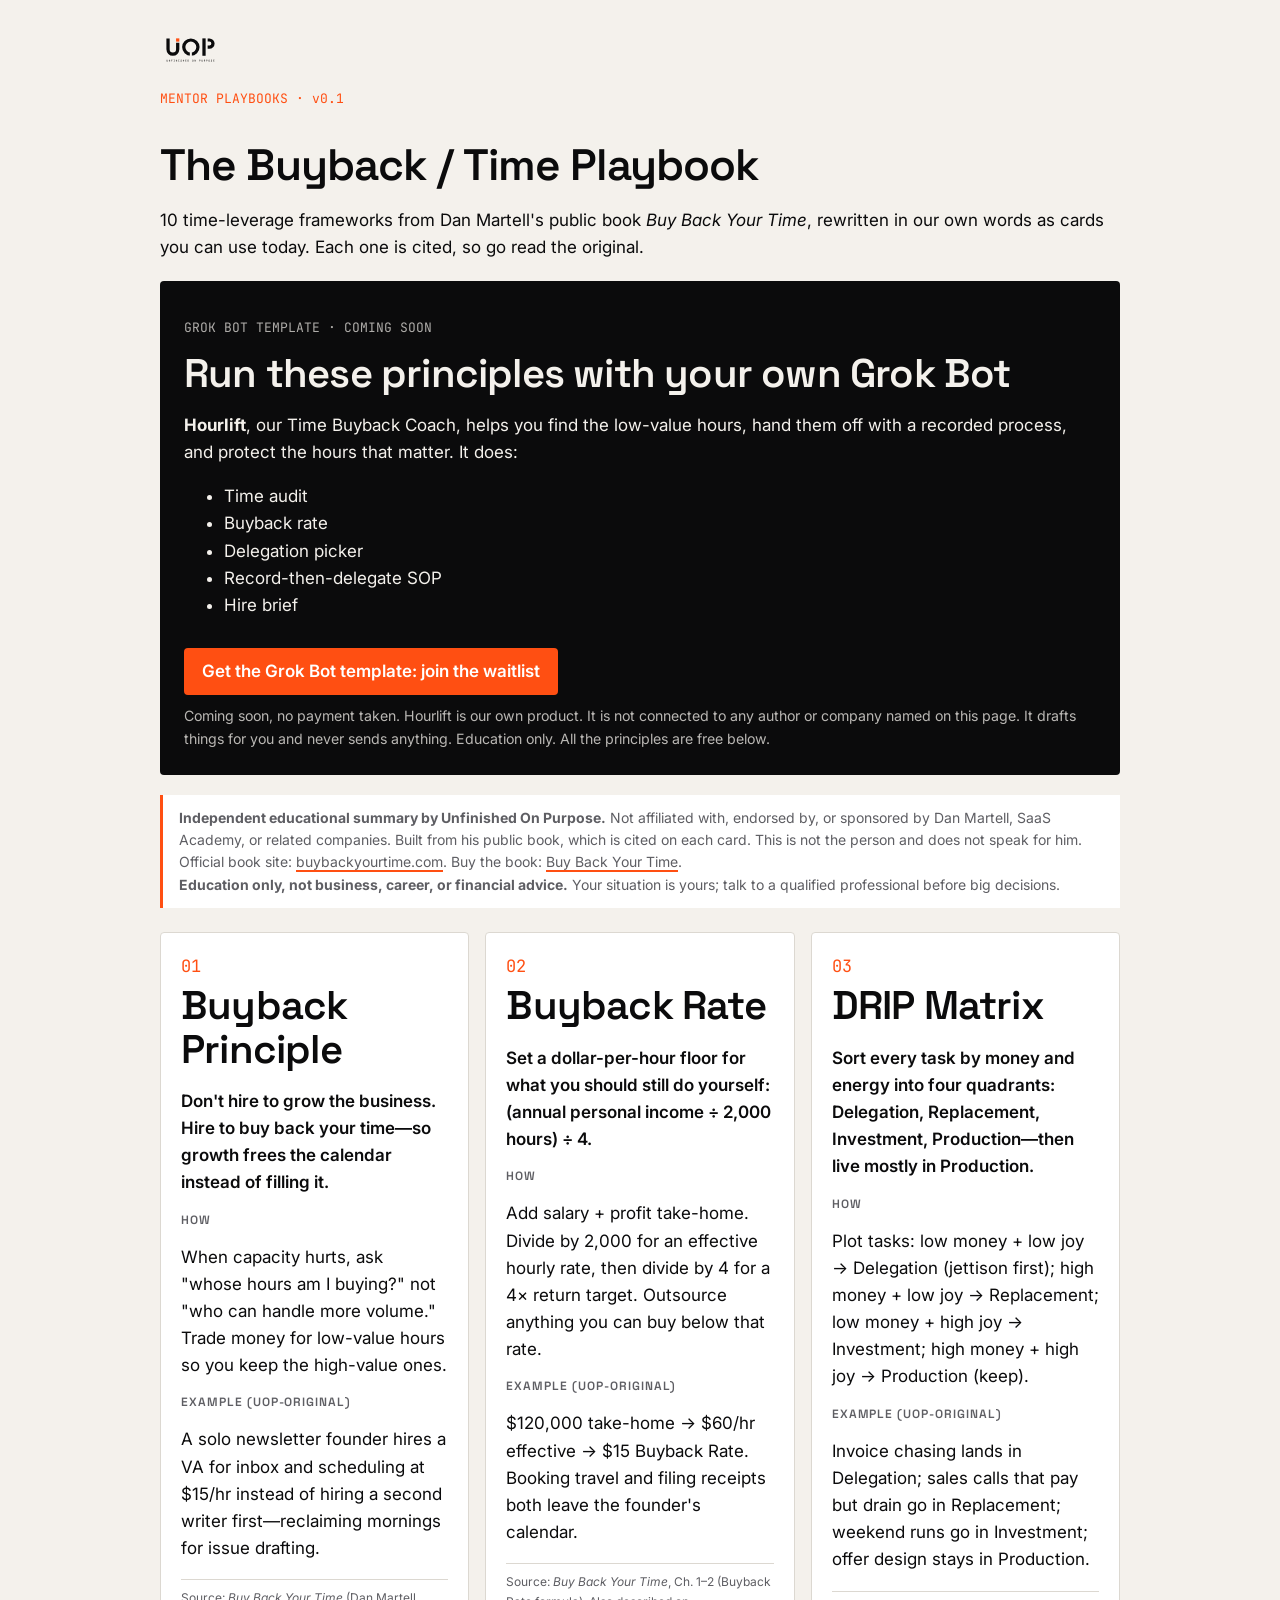
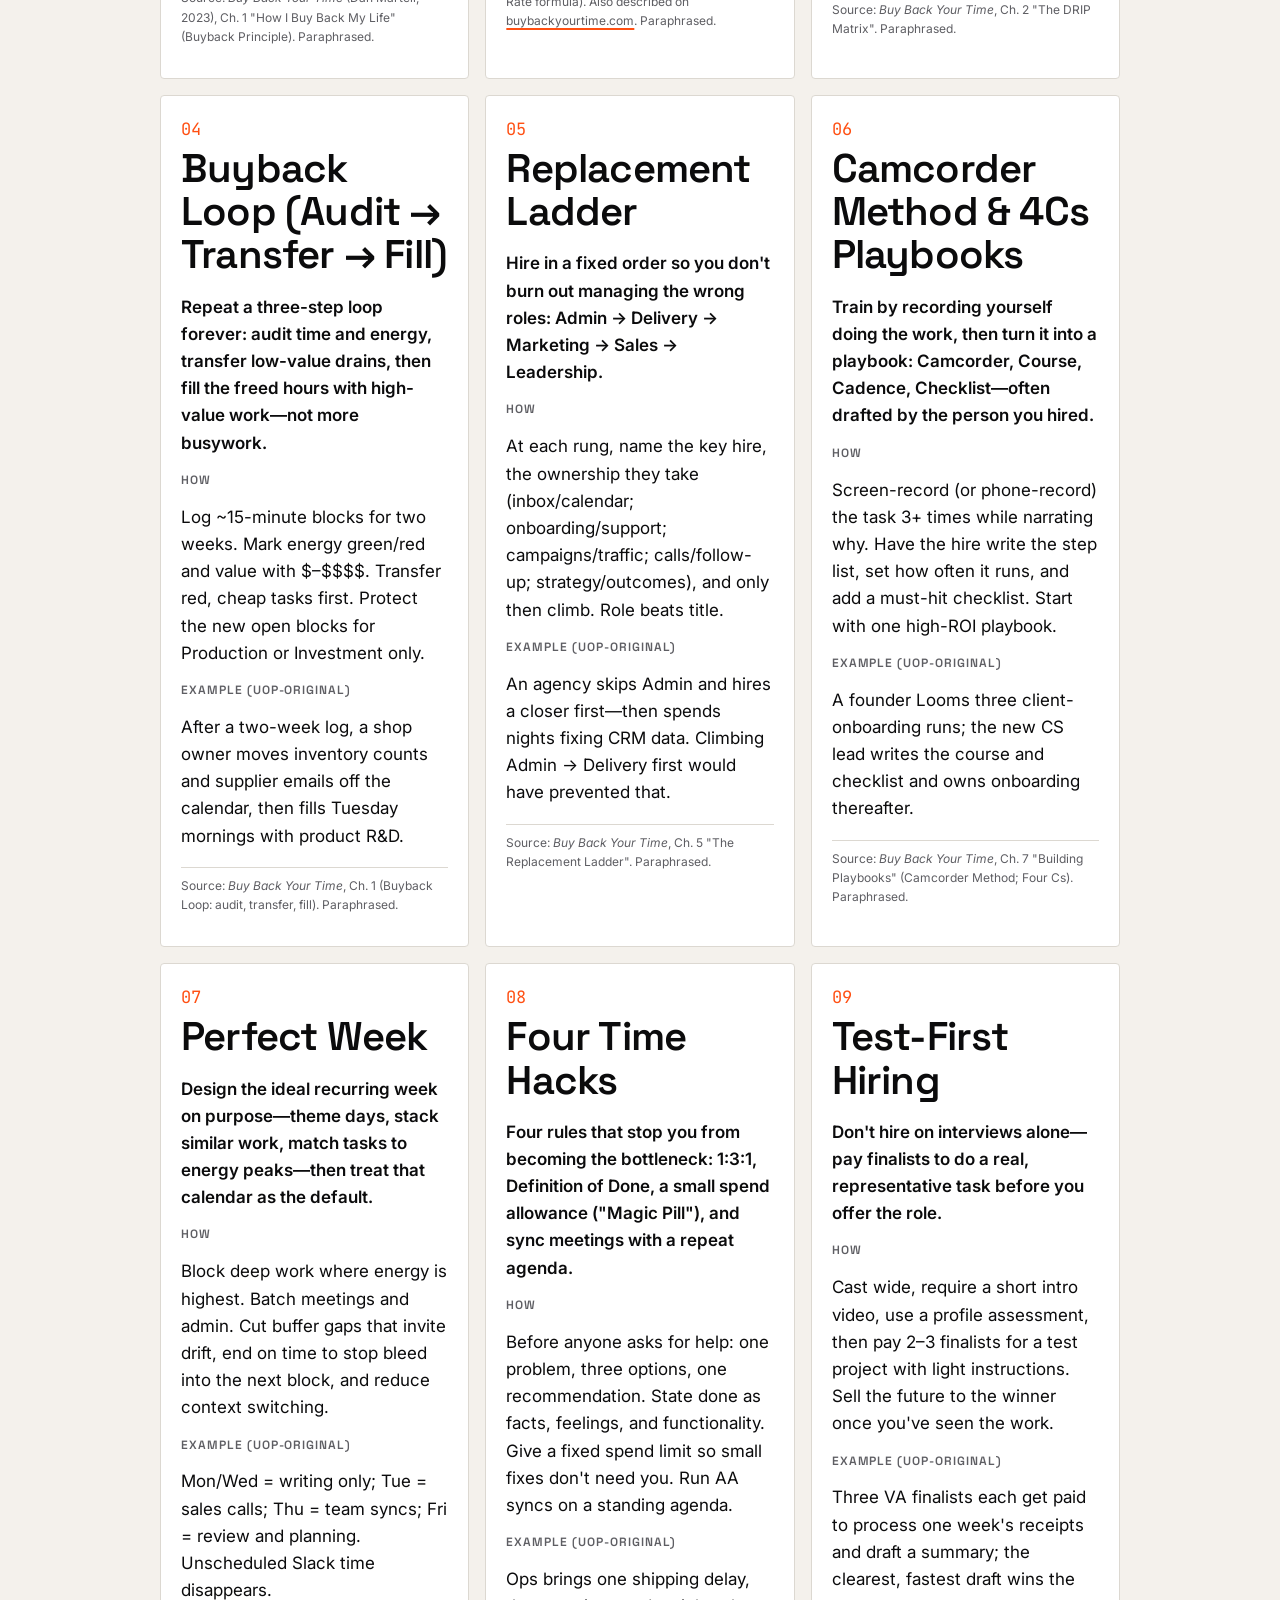
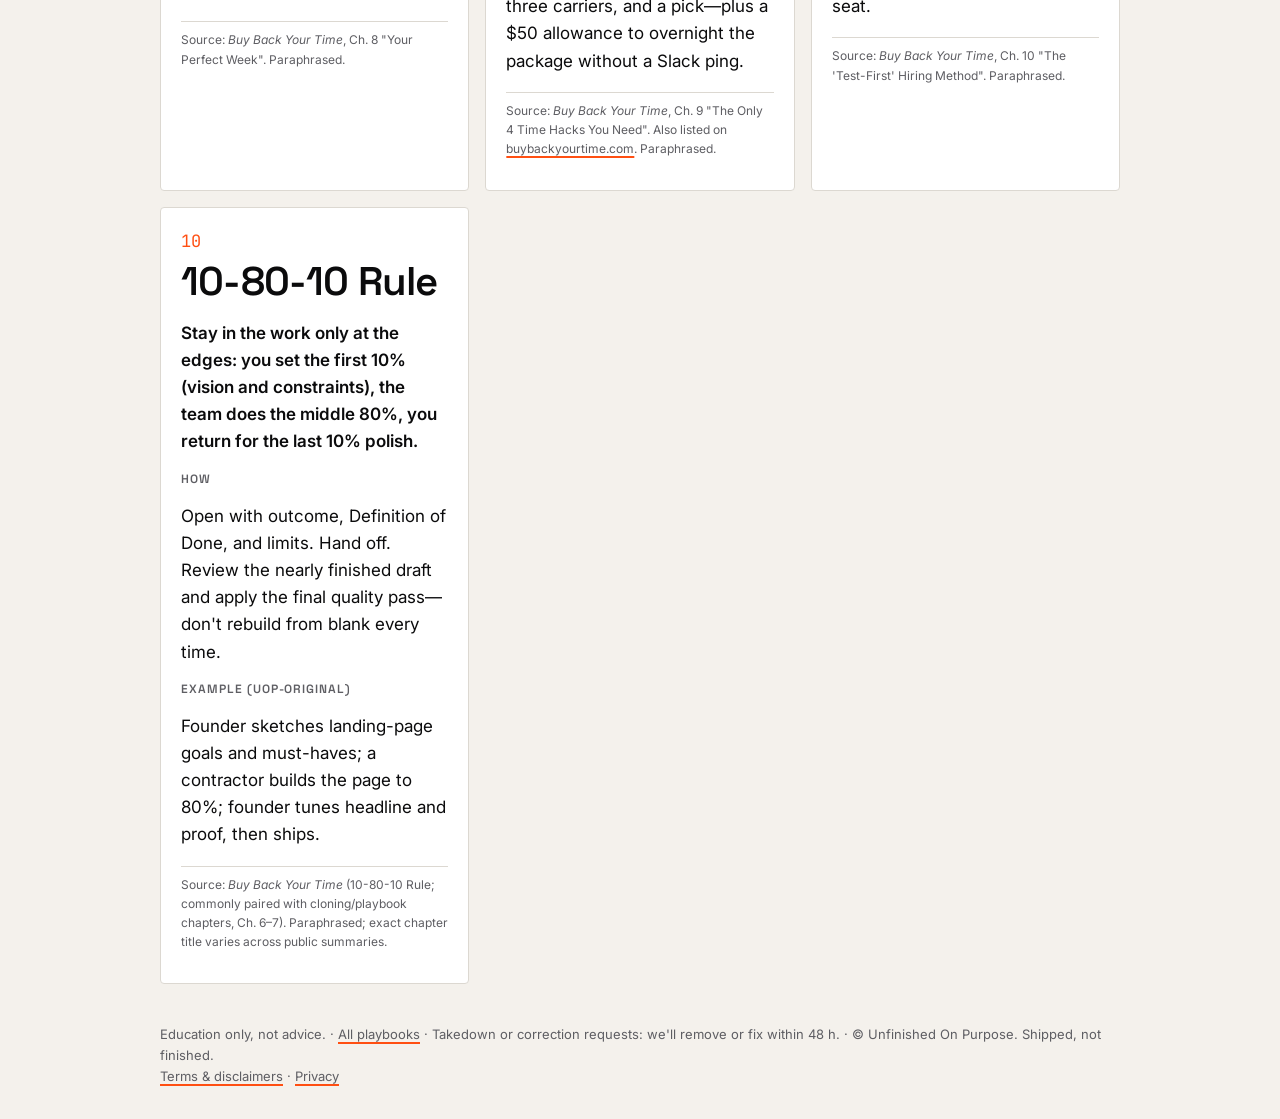
<file: playbooks/martell/index.html>
<!doctype html><html lang="en"><head><meta charset="utf-8"><meta name="viewport" content="width=device-width,initial-scale=1"><meta name="robots" content="index,follow">
<title>The Buyback / Time Playbook · Unfinished On Purpose</title><link rel="stylesheet" href="brand.css">
<style>body{margin:0;background:var(--uop-paper);color:var(--uop-ink);font-family:var(--uop-font-body)}.w{max-width:960px;margin:auto;padding:32px 20px}
header img{height:36px}h1{font-family:var(--uop-font-display);font-size:44px;margin:32px 0 8px}.k{color:var(--uop-primer);font-family:var(--uop-font-mono);font-size:13px}
.disc{border-left:3px solid var(--uop-primer);background:var(--uop-white);padding:12px 16px;font-size:14px;color:var(--uop-muted)}
.grid{display:grid;grid-template-columns:repeat(auto-fill,minmax(280px,1fr));gap:16px;margin-top:24px}.card{background:var(--uop-white);border:1px solid var(--uop-rule);border-radius:4px;padding:20px}
.n{font-family:var(--uop-font-mono);color:var(--uop-primer)}h2{font-family:var(--uop-font-display);margin:4px 0}h3{font-size:12px;text-transform:uppercase;letter-spacing:.08em;color:var(--uop-muted);margin:14px 0 4px}
.one{font-weight:600}.src{font-size:12px;color:var(--uop-muted);border-top:1px solid var(--uop-rule);padding-top:8px}footer{font-size:13px;color:var(--uop-muted);margin-top:40px}</style><style>.hero-cta{background:var(--uop-ink);color:var(--uop-paper);border-radius:4px;padding:24px;margin:20px 0}.hero-cta h2{font-family:var(--uop-font-display);margin:0 0 6px;color:var(--uop-paper)}.hero-cta a.btn{display:inline-block;margin-top:12px;background:var(--uop-primer);color:var(--uop-white);padding:10px 18px;border-radius:4px;text-decoration:none;font-weight:600}.hero-cta small{display:block;margin-top:10px;opacity:.75}</style></head>
<body><div class="w"><header><a href="/"><img src="uop-logo.svg" alt="Unfinished On Purpose"></a></header>
<p class="k">MENTOR PLAYBOOKS · v0.1</p><h1>The Buyback / Time Playbook</h1>
<p>10 time-leverage frameworks from Dan Martell's public book <em>Buy Back Your Time</em>, rewritten in our own words as cards you can use today. Each one is cited, so go read the original.</p>
<!--TEMPLATE-CTA--><section class="hero-cta" id="template"><p class="k" style="color:inherit;opacity:.7">GROK BOT TEMPLATE · COMING SOON</p><h2>Run these principles with your own Grok Bot</h2><p><strong>Hourlift</strong>, our Time Buyback Coach, helps you find the low-value hours, hand them off with a recorded process, and protect the hours that matter. It does:</p><ul><li>Time audit</li><li>Buyback rate</li><li>Delegation picker</li><li>Record-then-delegate SOP</li><li>Hire brief</li></ul><a class="btn" href="../templates/">Get the Grok Bot template: join the waitlist</a><small>Coming soon, no payment taken. Hourlift is our own product. It is not connected to any author or company named on this page. It drafts things for you and never sends anything. Education only. All the principles are free below.</small></section><!--/TEMPLATE-CTA--><p class="disc"><strong>Independent educational summary by Unfinished On Purpose.</strong> Not affiliated with, endorsed by, or sponsored by Dan Martell, SaaS Academy, or related companies. Built from his public book, which is cited on each card. This is not the person and does not speak for him. Official book site: <a href="https://www.buybackyourtime.com/">buybackyourtime.com</a>. Buy the book: <a href="https://www.buybackyourtime.com/">Buy Back Your Time</a>.<br><strong>Education only, not business, career, or financial advice.</strong> Your situation is yours; talk to a qualified professional before big decisions.</p>
<div class="grid">
<article class="card"><div class="n">01</div><h2>Buyback Principle</h2><p class="one">Don't hire to grow the business. Hire to buy back your time—so growth frees the calendar instead of filling it.</p><h3>How</h3><p>When capacity hurts, ask "whose hours am I buying?" not "who can handle more volume." Trade money for low-value hours so you keep the high-value ones.</p><h3>Example (UOP-original)</h3><p>A solo newsletter founder hires a VA for inbox and scheduling at $15/hr instead of hiring a second writer first—reclaiming mornings for issue drafting.</p><p class="src">Source: <em>Buy Back Your Time</em> (Dan Martell, 2023), Ch. 1 "How I Buy Back My Life" (Buyback Principle). Paraphrased.</p></article>
<article class="card"><div class="n">02</div><h2>Buyback Rate</h2><p class="one">Set a dollar-per-hour floor for what you should still do yourself: (annual personal income ÷ 2,000 hours) ÷ 4.</p><h3>How</h3><p>Add salary + profit take-home. Divide by 2,000 for an effective hourly rate, then divide by 4 for a 4× return target. Outsource anything you can buy below that rate.</p><h3>Example (UOP-original)</h3><p>$120,000 take-home → $60/hr effective → $15 Buyback Rate. Booking travel and filing receipts both leave the founder's calendar.</p><p class="src">Source: <em>Buy Back Your Time</em>, Ch. 1–2 (Buyback Rate formula). Also described on <a href="https://www.buybackyourtime.com/">buybackyourtime.com</a>. Paraphrased.</p></article>
<article class="card"><div class="n">03</div><h2>DRIP Matrix</h2><p class="one">Sort every task by money and energy into four quadrants: Delegation, Replacement, Investment, Production—then live mostly in Production.</p><h3>How</h3><p>Plot tasks: low money + low joy → Delegation (jettison first); high money + low joy → Replacement; low money + high joy → Investment; high money + high joy → Production (keep).</p><h3>Example (UOP-original)</h3><p>Invoice chasing lands in Delegation; sales calls that pay but drain go in Replacement; weekend runs go in Investment; offer design stays in Production.</p><p class="src">Source: <em>Buy Back Your Time</em>, Ch. 2 "The DRIP Matrix". Paraphrased.</p></article>
<article class="card"><div class="n">04</div><h2>Buyback Loop (Audit → Transfer → Fill)</h2><p class="one">Repeat a three-step loop forever: audit time and energy, transfer low-value drains, then fill the freed hours with high-value work—not more busywork.</p><h3>How</h3><p>Log ~15-minute blocks for two weeks. Mark energy green/red and value with $–$$$$. Transfer red, cheap tasks first. Protect the new open blocks for Production or Investment only.</p><h3>Example (UOP-original)</h3><p>After a two-week log, a shop owner moves inventory counts and supplier emails off the calendar, then fills Tuesday mornings with product R&amp;D.</p><p class="src">Source: <em>Buy Back Your Time</em>, Ch. 1 (Buyback Loop: audit, transfer, fill). Paraphrased.</p></article>
<article class="card"><div class="n">05</div><h2>Replacement Ladder</h2><p class="one">Hire in a fixed order so you don't burn out managing the wrong roles: Admin → Delivery → Marketing → Sales → Leadership.</p><h3>How</h3><p>At each rung, name the key hire, the ownership they take (inbox/calendar; onboarding/support; campaigns/traffic; calls/follow-up; strategy/outcomes), and only then climb. Role beats title.</p><h3>Example (UOP-original)</h3><p>An agency skips Admin and hires a closer first—then spends nights fixing CRM data. Climbing Admin → Delivery first would have prevented that.</p><p class="src">Source: <em>Buy Back Your Time</em>, Ch. 5 "The Replacement Ladder". Paraphrased.</p></article>
<article class="card"><div class="n">06</div><h2>Camcorder Method &amp; 4Cs Playbooks</h2><p class="one">Train by recording yourself doing the work, then turn it into a playbook: Camcorder, Course, Cadence, Checklist—often drafted by the person you hired.</p><h3>How</h3><p>Screen-record (or phone-record) the task 3+ times while narrating why. Have the hire write the step list, set how often it runs, and add a must-hit checklist. Start with one high-ROI playbook.</p><h3>Example (UOP-original)</h3><p>A founder Looms three client-onboarding runs; the new CS lead writes the course and checklist and owns onboarding thereafter.</p><p class="src">Source: <em>Buy Back Your Time</em>, Ch. 7 "Building Playbooks" (Camcorder Method; Four Cs). Paraphrased.</p></article>
<article class="card"><div class="n">07</div><h2>Perfect Week</h2><p class="one">Design the ideal recurring week on purpose—theme days, stack similar work, match tasks to energy peaks—then treat that calendar as the default.</p><h3>How</h3><p>Block deep work where energy is highest. Batch meetings and admin. Cut buffer gaps that invite drift, end on time to stop bleed into the next block, and reduce context switching.</p><h3>Example (UOP-original)</h3><p>Mon/Wed = writing only; Tue = sales calls; Thu = team syncs; Fri = review and planning. Unscheduled Slack time disappears.</p><p class="src">Source: <em>Buy Back Your Time</em>, Ch. 8 "Your Perfect Week". Paraphrased.</p></article>
<article class="card"><div class="n">08</div><h2>Four Time Hacks</h2><p class="one">Four rules that stop you from becoming the bottleneck: 1:3:1, Definition of Done, a small spend allowance ("Magic Pill"), and sync meetings with a repeat agenda.</p><h3>How</h3><p>Before anyone asks for help: one problem, three options, one recommendation. State done as facts, feelings, and functionality. Give a fixed spend limit so small fixes don't need you. Run AA syncs on a standing agenda.</p><h3>Example (UOP-original)</h3><p>Ops brings one shipping delay, three carriers, and a pick—plus a $50 allowance to overnight the package without a Slack ping.</p><p class="src">Source: <em>Buy Back Your Time</em>, Ch. 9 "The Only 4 Time Hacks You Need". Also listed on <a href="https://www.buybackyourtime.com/">buybackyourtime.com</a>. Paraphrased.</p></article>
<article class="card"><div class="n">09</div><h2>Test-First Hiring</h2><p class="one">Don't hire on interviews alone—pay finalists to do a real, representative task before you offer the role.</p><h3>How</h3><p>Cast wide, require a short intro video, use a profile assessment, then pay 2–3 finalists for a test project with light instructions. Sell the future to the winner once you've seen the work.</p><h3>Example (UOP-original)</h3><p>Three VA finalists each get paid to process one week's receipts and draft a summary; the clearest, fastest draft wins the seat.</p><p class="src">Source: <em>Buy Back Your Time</em>, Ch. 10 "The 'Test-First' Hiring Method". Paraphrased.</p></article>
<article class="card"><div class="n">10</div><h2>10-80-10 Rule</h2><p class="one">Stay in the work only at the edges: you set the first 10% (vision and constraints), the team does the middle 80%, you return for the last 10% polish.</p><h3>How</h3><p>Open with outcome, Definition of Done, and limits. Hand off. Review the nearly finished draft and apply the final quality pass—don't rebuild from blank every time.</p><h3>Example (UOP-original)</h3><p>Founder sketches landing-page goals and must-haves; a contractor builds the page to 80%; founder tunes headline and proof, then ships.</p><p class="src">Source: <em>Buy Back Your Time</em> (10-80-10 Rule; commonly paired with cloning/playbook chapters, Ch. 6–7). Paraphrased; exact chapter title varies across public summaries.</p></article>
</div>
<footer>Education only, not advice.  · <a href="/playbooks/">All playbooks</a> · Takedown or correction requests: we'll remove or fix within 48 h. · © Unfinished On Purpose. Shipped, not finished.<br><a href="/terms.html">Terms &amp; disclaimers</a> · <a href="/privacy.html">Privacy</a></footer></div></body></html>
</file>
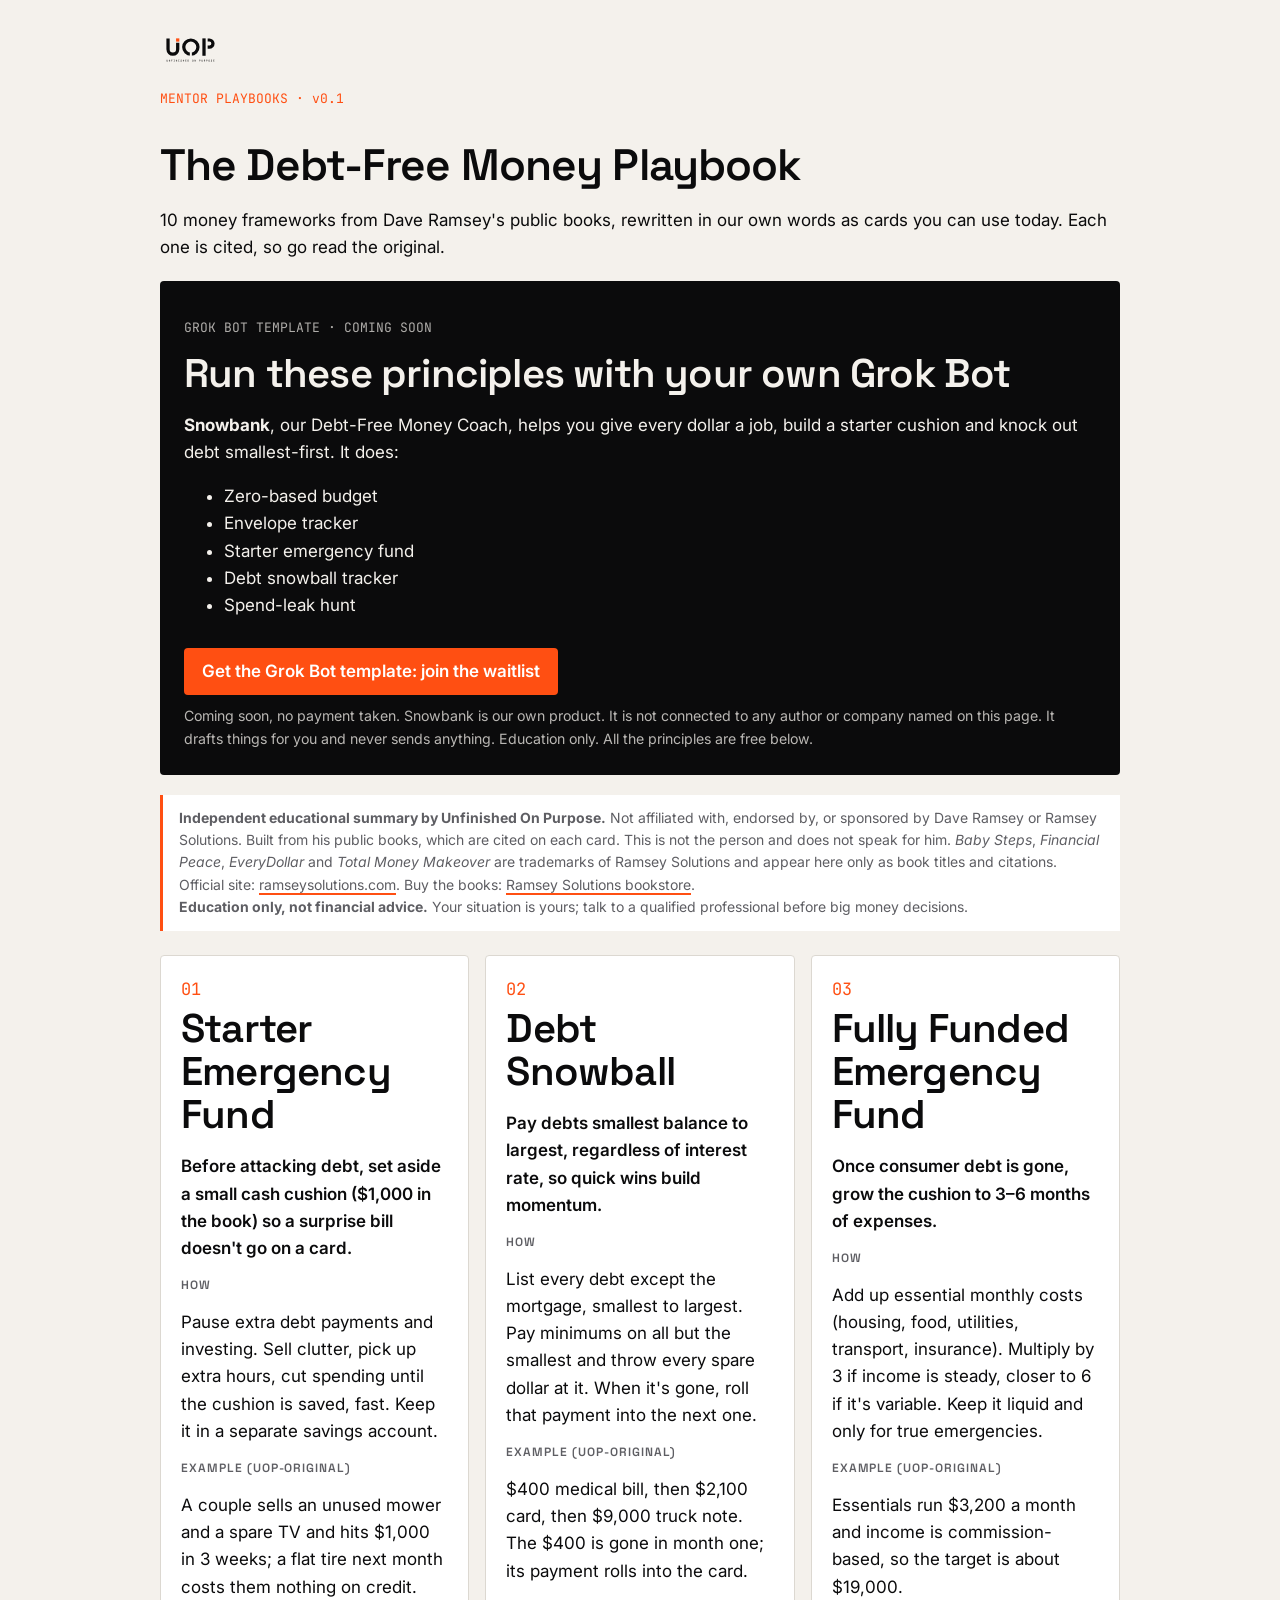
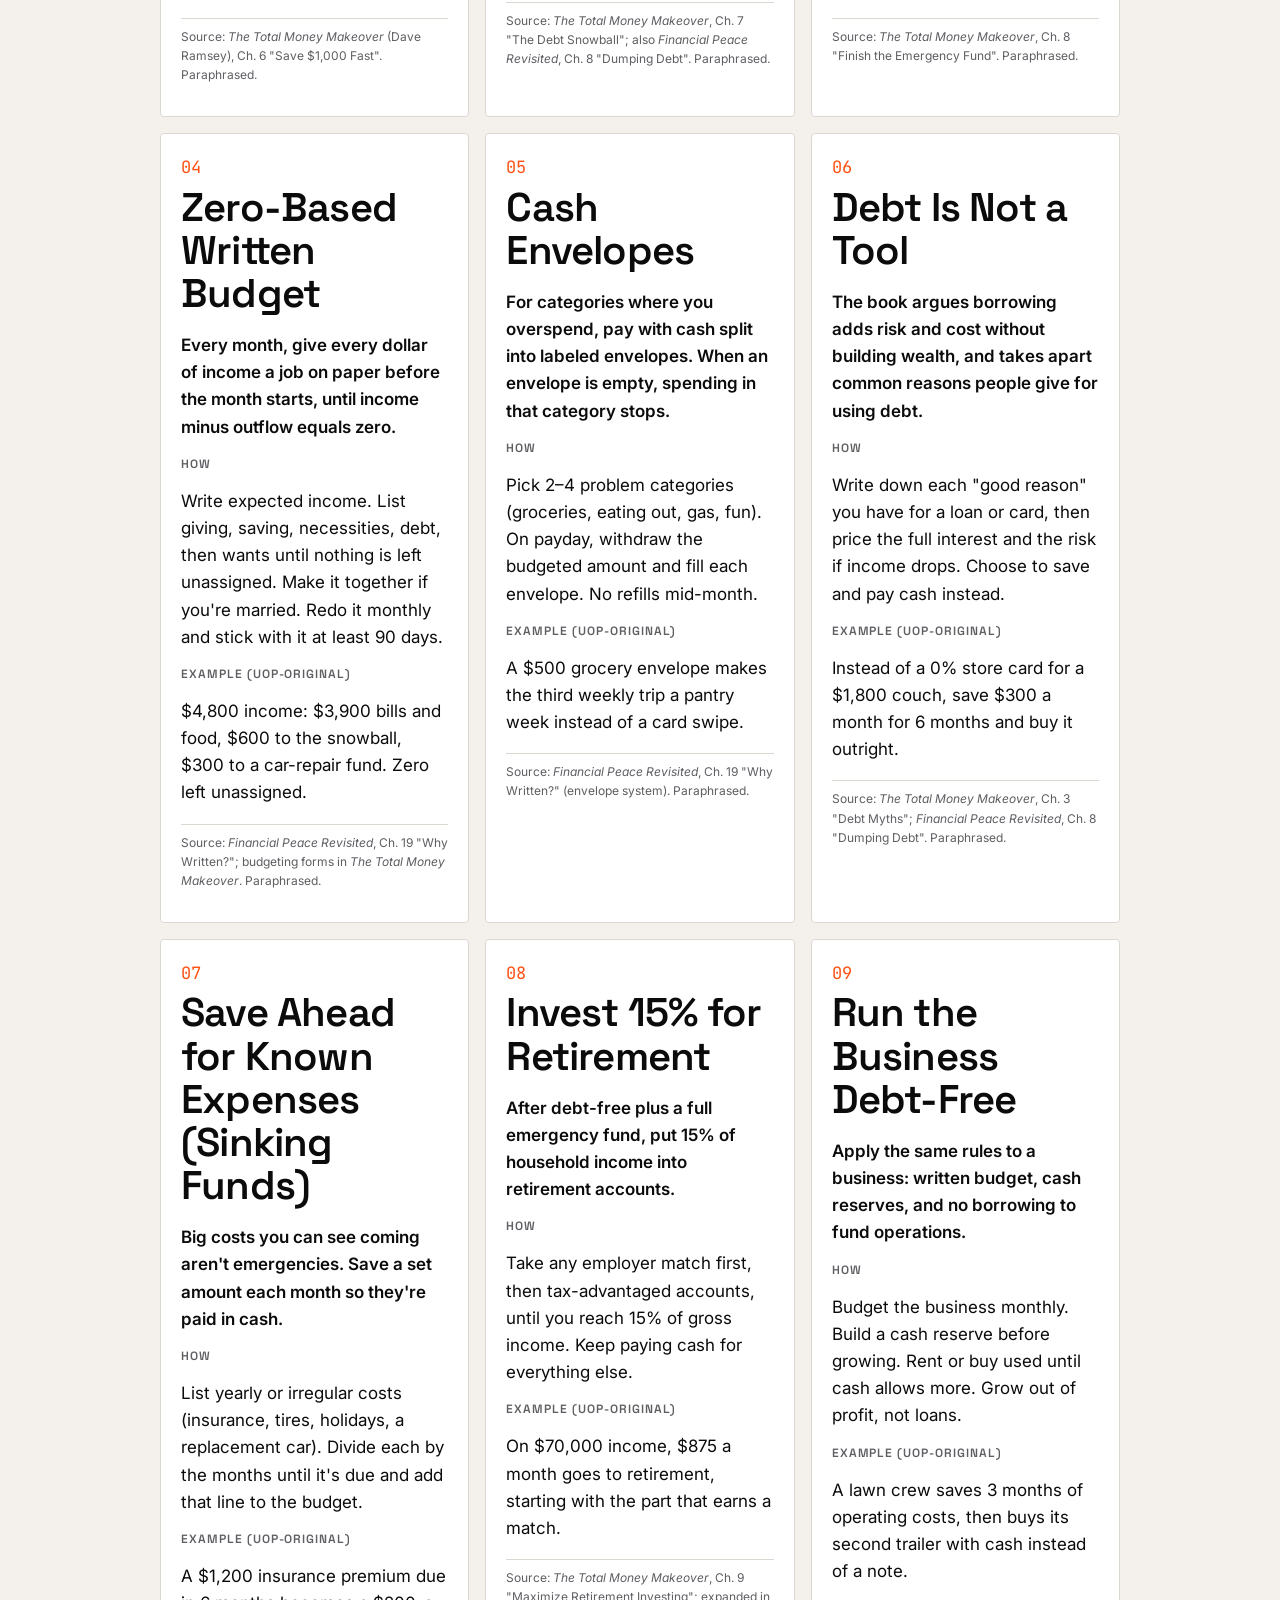
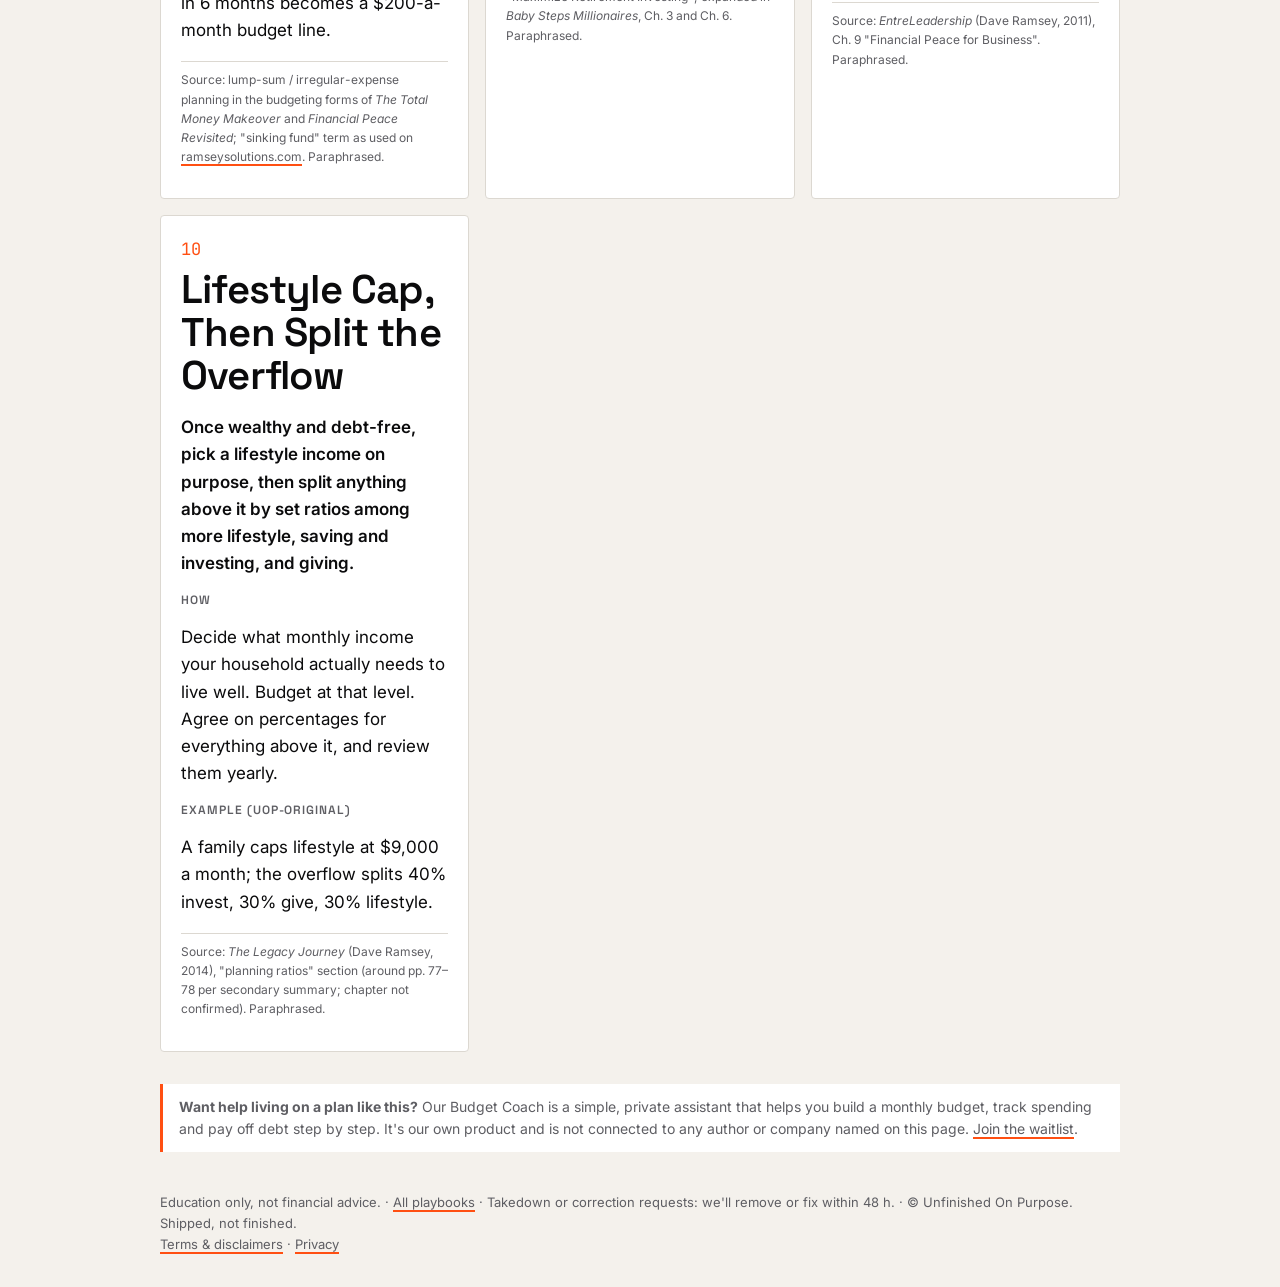
<file: playbooks/ramsey/index.html>
<!doctype html><html lang="en"><head><meta charset="utf-8"><meta name="viewport" content="width=device-width,initial-scale=1"><meta name="robots" content="index,follow">
<title>The Debt-Free Money Playbook · Unfinished On Purpose</title><link rel="stylesheet" href="brand.css">
<style>body{margin:0;background:var(--uop-paper);color:var(--uop-ink);font-family:var(--uop-font-body)}.w{max-width:960px;margin:auto;padding:32px 20px}
header img{height:36px}h1{font-family:var(--uop-font-display);font-size:44px;margin:32px 0 8px}.k{color:var(--uop-primer);font-family:var(--uop-font-mono);font-size:13px}
.disc{border-left:3px solid var(--uop-primer);background:var(--uop-white);padding:12px 16px;font-size:14px;color:var(--uop-muted)}
.grid{display:grid;grid-template-columns:repeat(auto-fill,minmax(280px,1fr));gap:16px;margin-top:24px}.card{background:var(--uop-white);border:1px solid var(--uop-rule);border-radius:4px;padding:20px}
.n{font-family:var(--uop-font-mono);color:var(--uop-primer)}h2{font-family:var(--uop-font-display);margin:4px 0}h3{font-size:12px;text-transform:uppercase;letter-spacing:.08em;color:var(--uop-muted);margin:14px 0 4px}
.one{font-weight:600}.src{font-size:12px;color:var(--uop-muted);border-top:1px solid var(--uop-rule);padding-top:8px}footer{font-size:13px;color:var(--uop-muted);margin-top:40px}</style><style>.hero-cta{background:var(--uop-ink);color:var(--uop-paper);border-radius:4px;padding:24px;margin:20px 0}.hero-cta h2{font-family:var(--uop-font-display);margin:0 0 6px;color:var(--uop-paper)}.hero-cta a.btn{display:inline-block;margin-top:12px;background:var(--uop-primer);color:var(--uop-white);padding:10px 18px;border-radius:4px;text-decoration:none;font-weight:600}.hero-cta small{display:block;margin-top:10px;opacity:.75}</style></head>
<body><div class="w"><header><a href="/"><img src="uop-logo.svg" alt="Unfinished On Purpose"></a></header>
<p class="k">MENTOR PLAYBOOKS · v0.1</p><h1>The Debt-Free Money Playbook</h1>
<p>10 money frameworks from Dave Ramsey's public books, rewritten in our own words as cards you can use today. Each one is cited, so go read the original.</p>
<!--TEMPLATE-CTA--><section class="hero-cta" id="template"><p class="k" style="color:inherit;opacity:.7">GROK BOT TEMPLATE · COMING SOON</p><h2>Run these principles with your own Grok Bot</h2><p><strong>Snowbank</strong>, our Debt-Free Money Coach, helps you give every dollar a job, build a starter cushion and knock out debt smallest-first. It does:</p><ul><li>Zero-based budget</li><li>Envelope tracker</li><li>Starter emergency fund</li><li>Debt snowball tracker</li><li>Spend-leak hunt</li></ul><a class="btn" href="../templates/">Get the Grok Bot template: join the waitlist</a><small>Coming soon, no payment taken. Snowbank is our own product. It is not connected to any author or company named on this page. It drafts things for you and never sends anything. Education only. All the principles are free below.</small></section><!--/TEMPLATE-CTA--><p class="disc"><strong>Independent educational summary by Unfinished On Purpose.</strong> Not affiliated with, endorsed by, or sponsored by Dave Ramsey or Ramsey Solutions. Built from his public books, which are cited on each card. This is not the person and does not speak for him. <em>Baby Steps</em>, <em>Financial Peace</em>, <em>EveryDollar</em> and <em>Total Money Makeover</em> are trademarks of Ramsey Solutions and appear here only as book titles and citations. Official site: <a href="https://www.ramseysolutions.com/">ramseysolutions.com</a>. Buy the books: <a href="https://store.ramseysolutions.com/money/books/">Ramsey Solutions bookstore</a>.<br><strong>Education only, not financial advice.</strong> Your situation is yours; talk to a qualified professional before big money decisions.</p>
<div class="grid">
<article class="card"><div class="n">01</div><h2>Starter Emergency Fund</h2><p class="one">Before attacking debt, set aside a small cash cushion ($1,000 in the book) so a surprise bill doesn't go on a card.</p><h3>How</h3><p>Pause extra debt payments and investing. Sell clutter, pick up extra hours, cut spending until the cushion is saved, fast. Keep it in a separate savings account.</p><h3>Example (UOP-original)</h3><p>A couple sells an unused mower and a spare TV and hits $1,000 in 3 weeks; a flat tire next month costs them nothing on credit.</p><p class="src">Source: <em>The Total Money Makeover</em> (Dave Ramsey), Ch. 6 "Save $1,000 Fast". Paraphrased.</p></article>
<article class="card"><div class="n">02</div><h2>Debt Snowball</h2><p class="one">Pay debts smallest balance to largest, regardless of interest rate, so quick wins build momentum.</p><h3>How</h3><p>List every debt except the mortgage, smallest to largest. Pay minimums on all but the smallest and throw every spare dollar at it. When it's gone, roll that payment into the next one.</p><h3>Example (UOP-original)</h3><p>$400 medical bill, then $2,100 card, then $9,000 truck note. The $400 is gone in month one; its payment rolls into the card.</p><p class="src">Source: <em>The Total Money Makeover</em>, Ch. 7 "The Debt Snowball"; also <em>Financial Peace Revisited</em>, Ch. 8 "Dumping Debt". Paraphrased.</p></article>
<article class="card"><div class="n">03</div><h2>Fully Funded Emergency Fund</h2><p class="one">Once consumer debt is gone, grow the cushion to 3–6 months of expenses.</p><h3>How</h3><p>Add up essential monthly costs (housing, food, utilities, transport, insurance). Multiply by 3 if income is steady, closer to 6 if it's variable. Keep it liquid and only for true emergencies.</p><h3>Example (UOP-original)</h3><p>Essentials run $3,200 a month and income is commission-based, so the target is about $19,000.</p><p class="src">Source: <em>The Total Money Makeover</em>, Ch. 8 "Finish the Emergency Fund". Paraphrased.</p></article>
<article class="card"><div class="n">04</div><h2>Zero-Based Written Budget</h2><p class="one">Every month, give every dollar of income a job on paper before the month starts, until income minus outflow equals zero.</p><h3>How</h3><p>Write expected income. List giving, saving, necessities, debt, then wants until nothing is left unassigned. Make it together if you're married. Redo it monthly and stick with it at least 90 days.</p><h3>Example (UOP-original)</h3><p>$4,800 income: $3,900 bills and food, $600 to the snowball, $300 to a car-repair fund. Zero left unassigned.</p><p class="src">Source: <em>Financial Peace Revisited</em>, Ch. 19 "Why Written?"; budgeting forms in <em>The Total Money Makeover</em>. Paraphrased.</p></article>
<article class="card"><div class="n">05</div><h2>Cash Envelopes</h2><p class="one">For categories where you overspend, pay with cash split into labeled envelopes. When an envelope is empty, spending in that category stops.</p><h3>How</h3><p>Pick 2–4 problem categories (groceries, eating out, gas, fun). On payday, withdraw the budgeted amount and fill each envelope. No refills mid-month.</p><h3>Example (UOP-original)</h3><p>A $500 grocery envelope makes the third weekly trip a pantry week instead of a card swipe.</p><p class="src">Source: <em>Financial Peace Revisited</em>, Ch. 19 "Why Written?" (envelope system). Paraphrased.</p></article>
<article class="card"><div class="n">06</div><h2>Debt Is Not a Tool</h2><p class="one">The book argues borrowing adds risk and cost without building wealth, and takes apart common reasons people give for using debt.</p><h3>How</h3><p>Write down each "good reason" you have for a loan or card, then price the full interest and the risk if income drops. Choose to save and pay cash instead.</p><h3>Example (UOP-original)</h3><p>Instead of a 0% store card for a $1,800 couch, save $300 a month for 6 months and buy it outright.</p><p class="src">Source: <em>The Total Money Makeover</em>, Ch. 3 "Debt Myths"; <em>Financial Peace Revisited</em>, Ch. 8 "Dumping Debt". Paraphrased.</p></article>
<article class="card"><div class="n">07</div><h2>Save Ahead for Known Expenses (Sinking Funds)</h2><p class="one">Big costs you can see coming aren't emergencies. Save a set amount each month so they're paid in cash.</p><h3>How</h3><p>List yearly or irregular costs (insurance, tires, holidays, a replacement car). Divide each by the months until it's due and add that line to the budget.</p><h3>Example (UOP-original)</h3><p>A $1,200 insurance premium due in 6 months becomes a $200-a-month budget line.</p><p class="src">Source: lump-sum / irregular-expense planning in the budgeting forms of <em>The Total Money Makeover</em> and <em>Financial Peace Revisited</em>; "sinking fund" term as used on <a href="https://www.ramseysolutions.com/saving/budgeting-for-car-repair-costs">ramseysolutions.com</a>. Paraphrased.</p></article>
<article class="card"><div class="n">08</div><h2>Invest 15% for Retirement</h2><p class="one">After debt-free plus a full emergency fund, put 15% of household income into retirement accounts.</p><h3>How</h3><p>Take any employer match first, then tax-advantaged accounts, until you reach 15% of gross income. Keep paying cash for everything else.</p><h3>Example (UOP-original)</h3><p>On $70,000 income, $875 a month goes to retirement, starting with the part that earns a match.</p><p class="src">Source: <em>The Total Money Makeover</em>, Ch. 9 "Maximize Retirement Investing"; expanded in <em>Baby Steps Millionaires</em>, Ch. 3 and Ch. 6. Paraphrased.</p></article>
<article class="card"><div class="n">09</div><h2>Run the Business Debt-Free</h2><p class="one">Apply the same rules to a business: written budget, cash reserves, and no borrowing to fund operations.</p><h3>How</h3><p>Budget the business monthly. Build a cash reserve before growing. Rent or buy used until cash allows more. Grow out of profit, not loans.</p><h3>Example (UOP-original)</h3><p>A lawn crew saves 3 months of operating costs, then buys its second trailer with cash instead of a note.</p><p class="src">Source: <em>EntreLeadership</em> (Dave Ramsey, 2011), Ch. 9 "Financial Peace for Business". Paraphrased.</p></article>
<article class="card"><div class="n">10</div><h2>Lifestyle Cap, Then Split the Overflow</h2><p class="one">Once wealthy and debt-free, pick a lifestyle income on purpose, then split anything above it by set ratios among more lifestyle, saving and investing, and giving.</p><h3>How</h3><p>Decide what monthly income your household actually needs to live well. Budget at that level. Agree on percentages for everything above it, and review them yearly.</p><h3>Example (UOP-original)</h3><p>A family caps lifestyle at $9,000 a month; the overflow splits 40% invest, 30% give, 30% lifestyle.</p><p class="src">Source: <em>The Legacy Journey</em> (Dave Ramsey, 2014), "planning ratios" section (around pp. 77–78 per secondary summary; chapter not confirmed). Paraphrased.</p></article>
</div>
<section class="disc" style="margin-top:32px"><strong>Want help living on a plan like this?</strong> Our Budget Coach is a simple, private assistant that helps you build a monthly budget, track spending and pay off debt step by step. It's our own product and is not connected to any author or company named on this page. <a href="/playbooks/templates/">Join the waitlist</a>.</section>
<footer>Education only, not financial advice.  · <a href="/playbooks/">All playbooks</a> · Takedown or correction requests: we'll remove or fix within 48 h. · © Unfinished On Purpose. Shipped, not finished.<br><a href="/terms.html">Terms &amp; disclaimers</a> · <a href="/privacy.html">Privacy</a></footer></div></body></html>
</file>
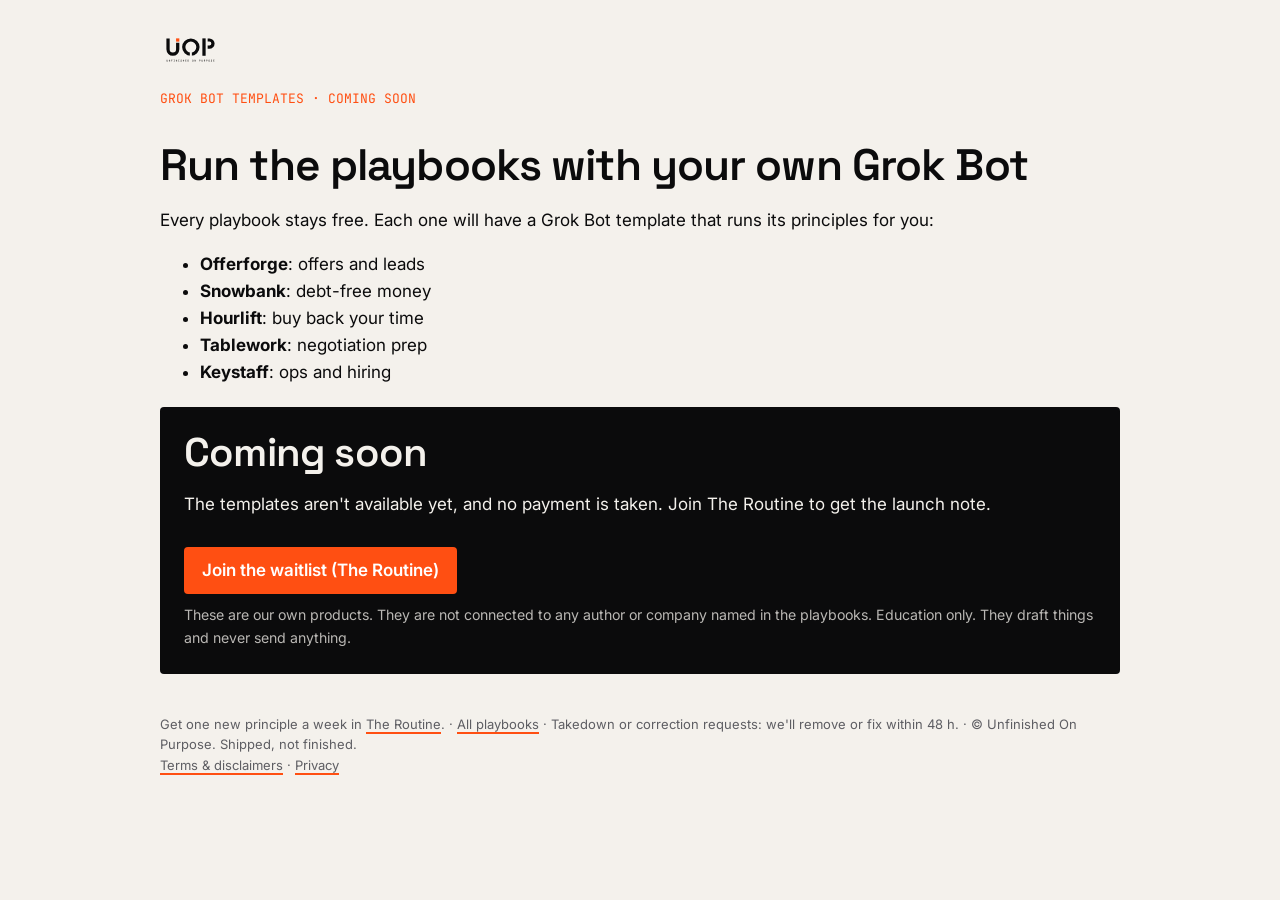
<file: playbooks/templates/index.html>
<!doctype html><html lang="en"><head><meta charset="utf-8"><meta name="viewport" content="width=device-width,initial-scale=1"><meta name="robots" content="index,follow">
<title>Grok Bot Templates (Coming Soon) · Unfinished On Purpose</title><link rel="stylesheet" href="/playbooks/voss/brand.css">
<style>body{margin:0;background:var(--uop-paper);color:var(--uop-ink);font-family:var(--uop-font-body)}.w{max-width:960px;margin:auto;padding:32px 20px}
header img{height:36px}h1{font-family:var(--uop-font-display);font-size:44px;margin:32px 0 8px}.k{color:var(--uop-primer);font-family:var(--uop-font-mono);font-size:13px}
.disc{border-left:3px solid var(--uop-primer);background:var(--uop-white);padding:12px 16px;font-size:14px;color:var(--uop-muted)}
.grid{display:grid;grid-template-columns:repeat(auto-fill,minmax(280px,1fr));gap:16px;margin-top:24px}.card{background:var(--uop-white);border:1px solid var(--uop-rule);border-radius:4px;padding:20px}
.n{font-family:var(--uop-font-mono);color:var(--uop-primer)}h2{font-family:var(--uop-font-display);margin:4px 0}h3{font-size:12px;text-transform:uppercase;letter-spacing:.08em;color:var(--uop-muted);margin:14px 0 4px}
.one{font-weight:600}.src{font-size:12px;color:var(--uop-muted);border-top:1px solid var(--uop-rule);padding-top:8px}footer{font-size:13px;color:var(--uop-muted);margin-top:40px}</style><style>.hero-cta{background:var(--uop-ink);color:var(--uop-paper);border-radius:4px;padding:24px;margin:20px 0}.hero-cta h2{font-family:var(--uop-font-display);margin:0 0 6px;color:var(--uop-paper)}.hero-cta a.btn{display:inline-block;margin-top:12px;background:var(--uop-primer);color:var(--uop-white);padding:10px 18px;border-radius:4px;text-decoration:none;font-weight:600}.hero-cta small{display:block;margin-top:10px;opacity:.75}</style></head>
<body><div class="w"><header><a href="/"><img src="/playbooks/voss/uop-logo.svg" alt="Unfinished On Purpose"></a></header>
<p class="k">GROK BOT TEMPLATES · COMING SOON</p><h1>Run the playbooks with your own Grok Bot</h1><p>Every playbook stays free. Each one will have a Grok Bot template that runs its principles for you:</p><ul><li><strong>Offerforge</strong>: offers and leads</li><li><strong>Snowbank</strong>: debt-free money</li><li><strong>Hourlift</strong>: buy back your time</li><li><strong>Tablework</strong>: negotiation prep</li><li><strong>Keystaff</strong>: ops and hiring</li></ul><section class="hero-cta"><h2>Coming soon</h2><p>The templates aren't available yet, and no payment is taken. Join The Routine to get the launch note.</p><a class="btn" href="https://the-routine.beehiiv.com/subscribe">Join the waitlist (The Routine)</a><small>These are our own products. They are not connected to any author or company named in the playbooks. Education only. They draft things and never send anything.</small></section><footer>Get one new principle a week in <a href="https://the-routine.beehiiv.com/subscribe">The Routine</a>. · <a href="/playbooks/">All playbooks</a> · Takedown or correction requests: we'll remove or fix within 48 h. · © Unfinished On Purpose. Shipped, not finished.<br><a href="/terms.html">Terms &amp; disclaimers</a> · <a href="/privacy.html">Privacy</a></footer></div></body></html>
</file>
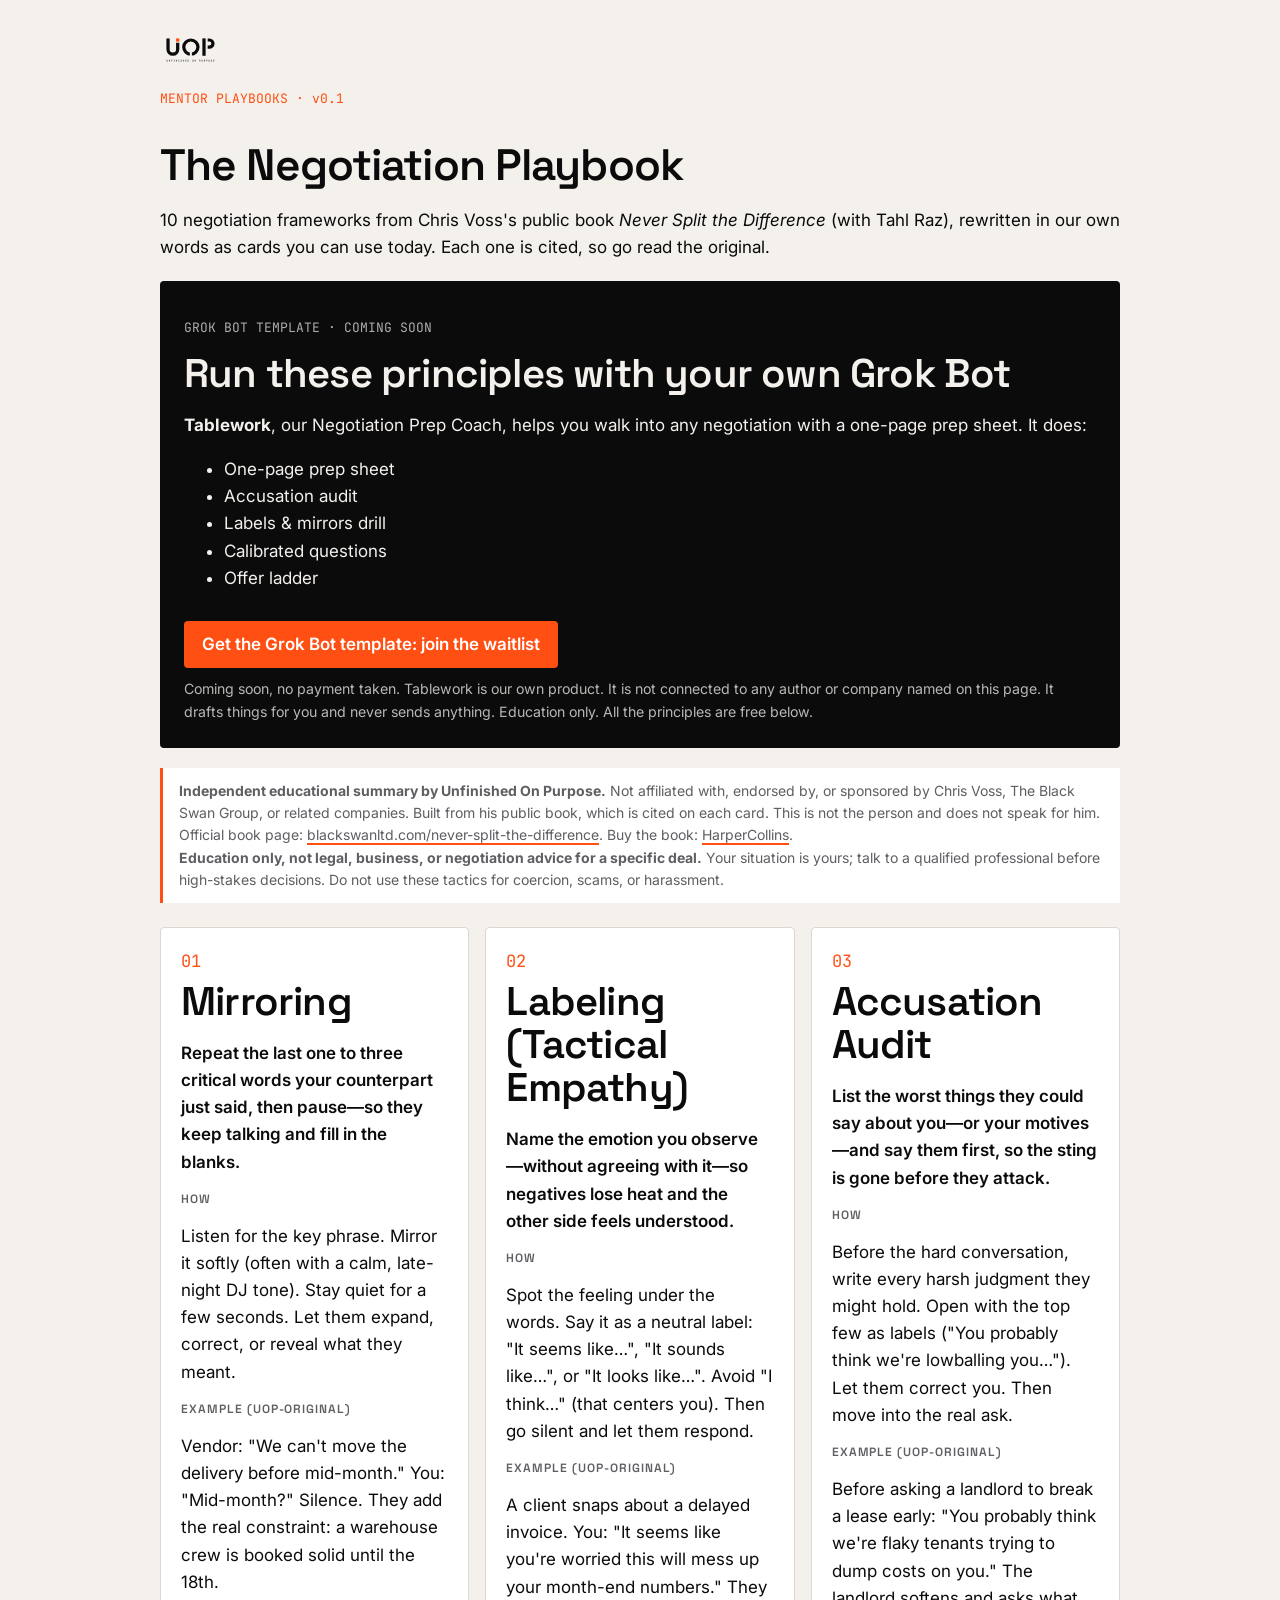
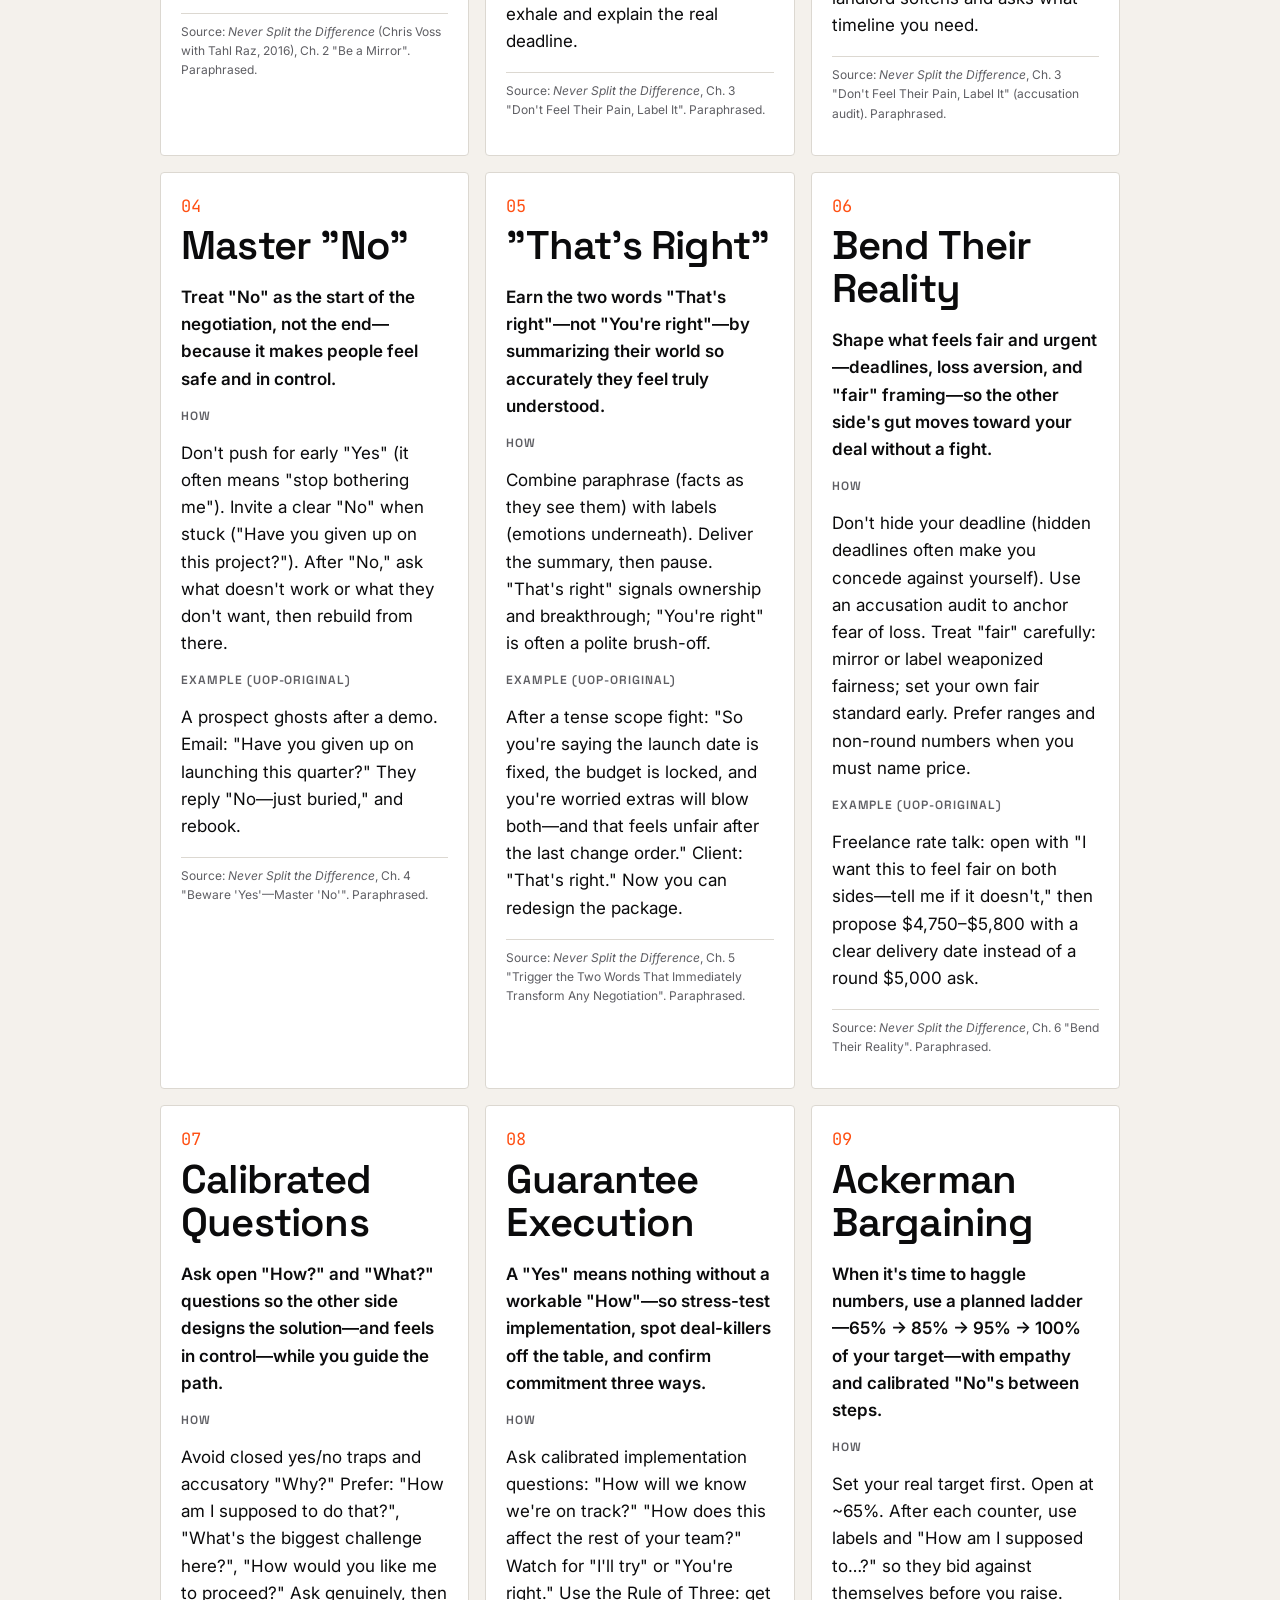
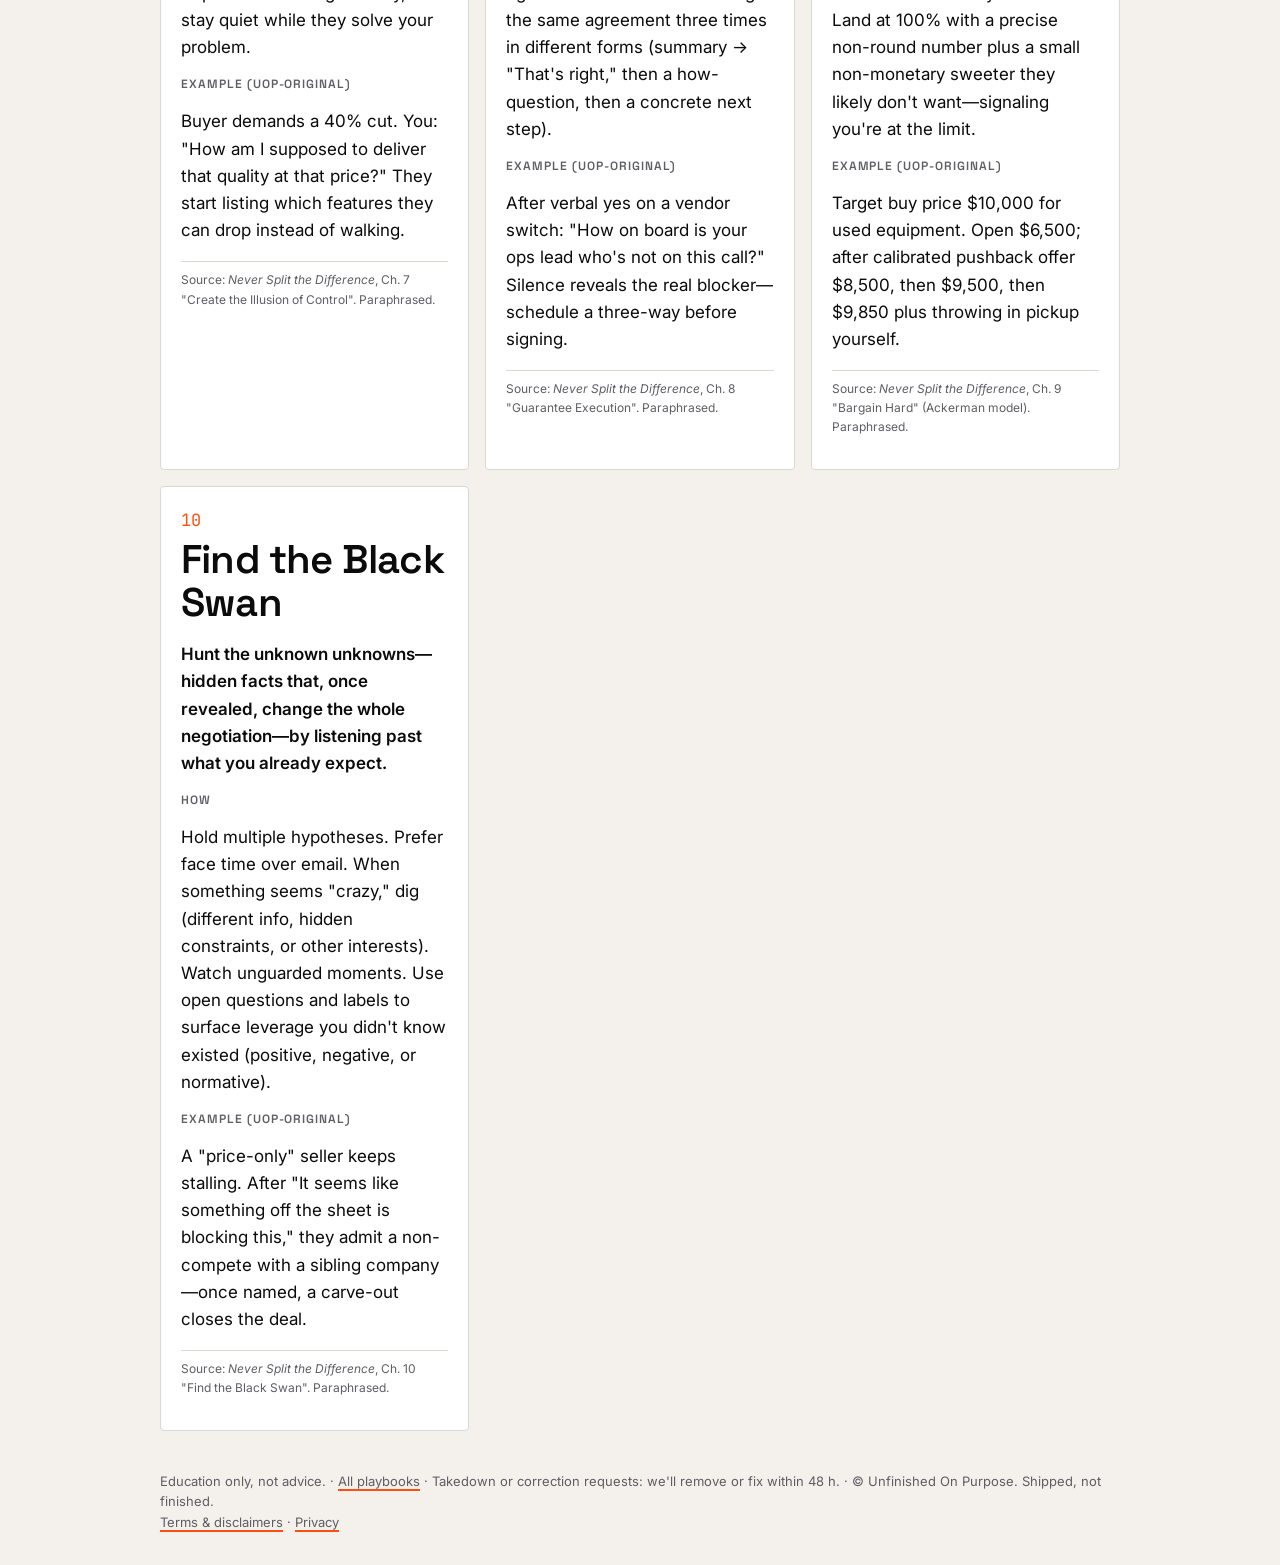
<file: playbooks/voss/index.html>
<!doctype html><html lang="en"><head><meta charset="utf-8"><meta name="viewport" content="width=device-width,initial-scale=1"><meta name="robots" content="index,follow">
<title>The Negotiation Playbook · Unfinished On Purpose</title><link rel="stylesheet" href="brand.css">
<style>body{margin:0;background:var(--uop-paper);color:var(--uop-ink);font-family:var(--uop-font-body)}.w{max-width:960px;margin:auto;padding:32px 20px}
header img{height:36px}h1{font-family:var(--uop-font-display);font-size:44px;margin:32px 0 8px}.k{color:var(--uop-primer);font-family:var(--uop-font-mono);font-size:13px}
.disc{border-left:3px solid var(--uop-primer);background:var(--uop-white);padding:12px 16px;font-size:14px;color:var(--uop-muted)}
.grid{display:grid;grid-template-columns:repeat(auto-fill,minmax(280px,1fr));gap:16px;margin-top:24px}.card{background:var(--uop-white);border:1px solid var(--uop-rule);border-radius:4px;padding:20px}
.n{font-family:var(--uop-font-mono);color:var(--uop-primer)}h2{font-family:var(--uop-font-display);margin:4px 0}h3{font-size:12px;text-transform:uppercase;letter-spacing:.08em;color:var(--uop-muted);margin:14px 0 4px}
.one{font-weight:600}.src{font-size:12px;color:var(--uop-muted);border-top:1px solid var(--uop-rule);padding-top:8px}footer{font-size:13px;color:var(--uop-muted);margin-top:40px}</style><style>.hero-cta{background:var(--uop-ink);color:var(--uop-paper);border-radius:4px;padding:24px;margin:20px 0}.hero-cta h2{font-family:var(--uop-font-display);margin:0 0 6px;color:var(--uop-paper)}.hero-cta a.btn{display:inline-block;margin-top:12px;background:var(--uop-primer);color:var(--uop-white);padding:10px 18px;border-radius:4px;text-decoration:none;font-weight:600}.hero-cta small{display:block;margin-top:10px;opacity:.75}</style></head>
<body><div class="w"><header><a href="/"><img src="uop-logo.svg" alt="Unfinished On Purpose"></a></header>
<p class="k">MENTOR PLAYBOOKS · v0.1</p><h1>The Negotiation Playbook</h1>
<p>10 negotiation frameworks from Chris Voss's public book <em>Never Split the Difference</em> (with Tahl Raz), rewritten in our own words as cards you can use today. Each one is cited, so go read the original.</p>
<!--TEMPLATE-CTA--><section class="hero-cta" id="template"><p class="k" style="color:inherit;opacity:.7">GROK BOT TEMPLATE · COMING SOON</p><h2>Run these principles with your own Grok Bot</h2><p><strong>Tablework</strong>, our Negotiation Prep Coach, helps you walk into any negotiation with a one-page prep sheet. It does:</p><ul><li>One-page prep sheet</li><li>Accusation audit</li><li>Labels & mirrors drill</li><li>Calibrated questions</li><li>Offer ladder</li></ul><a class="btn" href="../templates/">Get the Grok Bot template: join the waitlist</a><small>Coming soon, no payment taken. Tablework is our own product. It is not connected to any author or company named on this page. It drafts things for you and never sends anything. Education only. All the principles are free below.</small></section><!--/TEMPLATE-CTA--><p class="disc"><strong>Independent educational summary by Unfinished On Purpose.</strong> Not affiliated with, endorsed by, or sponsored by Chris Voss, The Black Swan Group, or related companies. Built from his public book, which is cited on each card. This is not the person and does not speak for him. Official book page: <a href="https://www.blackswanltd.com/never-split-the-difference">blackswanltd.com/never-split-the-difference</a>. Buy the book: <a href="https://www.harpercollins.com/products/never-split-the-difference-chris-vosstahl-raz">HarperCollins</a>.<br><strong>Education only, not legal, business, or negotiation advice for a specific deal.</strong> Your situation is yours; talk to a qualified professional before high-stakes decisions. Do not use these tactics for coercion, scams, or harassment.</p>
<div class="grid">
<article class="card"><div class="n">01</div><h2>Mirroring</h2><p class="one">Repeat the last one to three critical words your counterpart just said, then pause—so they keep talking and fill in the blanks.</p><h3>How</h3><p>Listen for the key phrase. Mirror it softly (often with a calm, late-night DJ tone). Stay quiet for a few seconds. Let them expand, correct, or reveal what they meant.</p><h3>Example (UOP-original)</h3><p>Vendor: "We can't move the delivery before mid-month." You: "Mid-month?" Silence. They add the real constraint: a warehouse crew is booked solid until the 18th.</p><p class="src">Source: <em>Never Split the Difference</em> (Chris Voss with Tahl Raz, 2016), Ch. 2 "Be a Mirror". Paraphrased.</p></article>
<article class="card"><div class="n">02</div><h2>Labeling (Tactical Empathy)</h2><p class="one">Name the emotion you observe—without agreeing with it—so negatives lose heat and the other side feels understood.</p><h3>How</h3><p>Spot the feeling under the words. Say it as a neutral label: "It seems like…", "It sounds like…", or "It looks like…". Avoid "I think…" (that centers you). Then go silent and let them respond.</p><h3>Example (UOP-original)</h3><p>A client snaps about a delayed invoice. You: "It seems like you're worried this will mess up your month-end numbers." They exhale and explain the real deadline.</p><p class="src">Source: <em>Never Split the Difference</em>, Ch. 3 "Don't Feel Their Pain, Label It". Paraphrased.</p></article>
<article class="card"><div class="n">03</div><h2>Accusation Audit</h2><p class="one">List the worst things they could say about you—or your motives—and say them first, so the sting is gone before they attack.</p><h3>How</h3><p>Before the hard conversation, write every harsh judgment they might hold. Open with the top few as labels ("You probably think we're lowballing you…"). Let them correct you. Then move into the real ask.</p><h3>Example (UOP-original)</h3><p>Before asking a landlord to break a lease early: "You probably think we're flaky tenants trying to dump costs on you." The landlord softens and asks what timeline you need.</p><p class="src">Source: <em>Never Split the Difference</em>, Ch. 3 "Don't Feel Their Pain, Label It" (accusation audit). Paraphrased.</p></article>
<article class="card"><div class="n">04</div><h2>Master "No"</h2><p class="one">Treat "No" as the start of the negotiation, not the end—because it makes people feel safe and in control.</p><h3>How</h3><p>Don't push for early "Yes" (it often means "stop bothering me"). Invite a clear "No" when stuck ("Have you given up on this project?"). After "No," ask what doesn't work or what they don't want, then rebuild from there.</p><h3>Example (UOP-original)</h3><p>A prospect ghosts after a demo. Email: "Have you given up on launching this quarter?" They reply "No—just buried," and rebook.</p><p class="src">Source: <em>Never Split the Difference</em>, Ch. 4 "Beware 'Yes'—Master 'No'". Paraphrased.</p></article>
<article class="card"><div class="n">05</div><h2>"That's Right"</h2><p class="one">Earn the two words "That's right"—not "You're right"—by summarizing their world so accurately they feel truly understood.</p><h3>How</h3><p>Combine paraphrase (facts as they see them) with labels (emotions underneath). Deliver the summary, then pause. "That's right" signals ownership and breakthrough; "You're right" is often a polite brush-off.</p><h3>Example (UOP-original)</h3><p>After a tense scope fight: "So you're saying the launch date is fixed, the budget is locked, and you're worried extras will blow both—and that feels unfair after the last change order." Client: "That's right." Now you can redesign the package.</p><p class="src">Source: <em>Never Split the Difference</em>, Ch. 5 "Trigger the Two Words That Immediately Transform Any Negotiation". Paraphrased.</p></article>
<article class="card"><div class="n">06</div><h2>Bend Their Reality</h2><p class="one">Shape what feels fair and urgent—deadlines, loss aversion, and "fair" framing—so the other side's gut moves toward your deal without a fight.</p><h3>How</h3><p>Don't hide your deadline (hidden deadlines often make you concede against yourself). Use an accusation audit to anchor fear of loss. Treat "fair" carefully: mirror or label weaponized fairness; set your own fair standard early. Prefer ranges and non-round numbers when you must name price.</p><h3>Example (UOP-original)</h3><p>Freelance rate talk: open with "I want this to feel fair on both sides—tell me if it doesn't," then propose $4,750–$5,800 with a clear delivery date instead of a round $5,000 ask.</p><p class="src">Source: <em>Never Split the Difference</em>, Ch. 6 "Bend Their Reality". Paraphrased.</p></article>
<article class="card"><div class="n">07</div><h2>Calibrated Questions</h2><p class="one">Ask open "How?" and "What?" questions so the other side designs the solution—and feels in control—while you guide the path.</p><h3>How</h3><p>Avoid closed yes/no traps and accusatory "Why?" Prefer: "How am I supposed to do that?", "What's the biggest challenge here?", "How would you like me to proceed?" Ask genuinely, then stay quiet while they solve your problem.</p><h3>Example (UOP-original)</h3><p>Buyer demands a 40% cut. You: "How am I supposed to deliver that quality at that price?" They start listing which features they can drop instead of walking.</p><p class="src">Source: <em>Never Split the Difference</em>, Ch. 7 "Create the Illusion of Control". Paraphrased.</p></article>
<article class="card"><div class="n">08</div><h2>Guarantee Execution</h2><p class="one">A "Yes" means nothing without a workable "How"—so stress-test implementation, spot deal-killers off the table, and confirm commitment three ways.</p><h3>How</h3><p>Ask calibrated implementation questions: "How will we know we're on track?" "How does this affect the rest of your team?" Watch for "I'll try" or "You're right." Use the Rule of Three: get the same agreement three times in different forms (summary → "That's right," then a how-question, then a concrete next step).</p><h3>Example (UOP-original)</h3><p>After verbal yes on a vendor switch: "How on board is your ops lead who's not on this call?" Silence reveals the real blocker—schedule a three-way before signing.</p><p class="src">Source: <em>Never Split the Difference</em>, Ch. 8 "Guarantee Execution". Paraphrased.</p></article>
<article class="card"><div class="n">09</div><h2>Ackerman Bargaining</h2><p class="one">When it's time to haggle numbers, use a planned ladder—65% → 85% → 95% → 100% of your target—with empathy and calibrated "No"s between steps.</p><h3>How</h3><p>Set your real target first. Open at ~65%. After each counter, use labels and "How am I supposed to…?" so they bid against themselves before you raise. Land at 100% with a precise non-round number plus a small non-monetary sweeter they likely don't want—signaling you're at the limit.</p><h3>Example (UOP-original)</h3><p>Target buy price $10,000 for used equipment. Open $6,500; after calibrated pushback offer $8,500, then $9,500, then $9,850 plus throwing in pickup yourself.</p><p class="src">Source: <em>Never Split the Difference</em>, Ch. 9 "Bargain Hard" (Ackerman model). Paraphrased.</p></article>
<article class="card"><div class="n">10</div><h2>Find the Black Swan</h2><p class="one">Hunt the unknown unknowns—hidden facts that, once revealed, change the whole negotiation—by listening past what you already expect.</p><h3>How</h3><p>Hold multiple hypotheses. Prefer face time over email. When something seems "crazy," dig (different info, hidden constraints, or other interests). Watch unguarded moments. Use open questions and labels to surface leverage you didn't know existed (positive, negative, or normative).</p><h3>Example (UOP-original)</h3><p>A "price-only" seller keeps stalling. After "It seems like something off the sheet is blocking this," they admit a non-compete with a sibling company—once named, a carve-out closes the deal.</p><p class="src">Source: <em>Never Split the Difference</em>, Ch. 10 "Find the Black Swan". Paraphrased.</p></article>
</div>
<footer>Education only, not advice.  · <a href="/playbooks/">All playbooks</a> · Takedown or correction requests: we'll remove or fix within 48 h. · © Unfinished On Purpose. Shipped, not finished.<br><a href="/terms.html">Terms &amp; disclaimers</a> · <a href="/privacy.html">Privacy</a></footer></div></body></html>
</file>
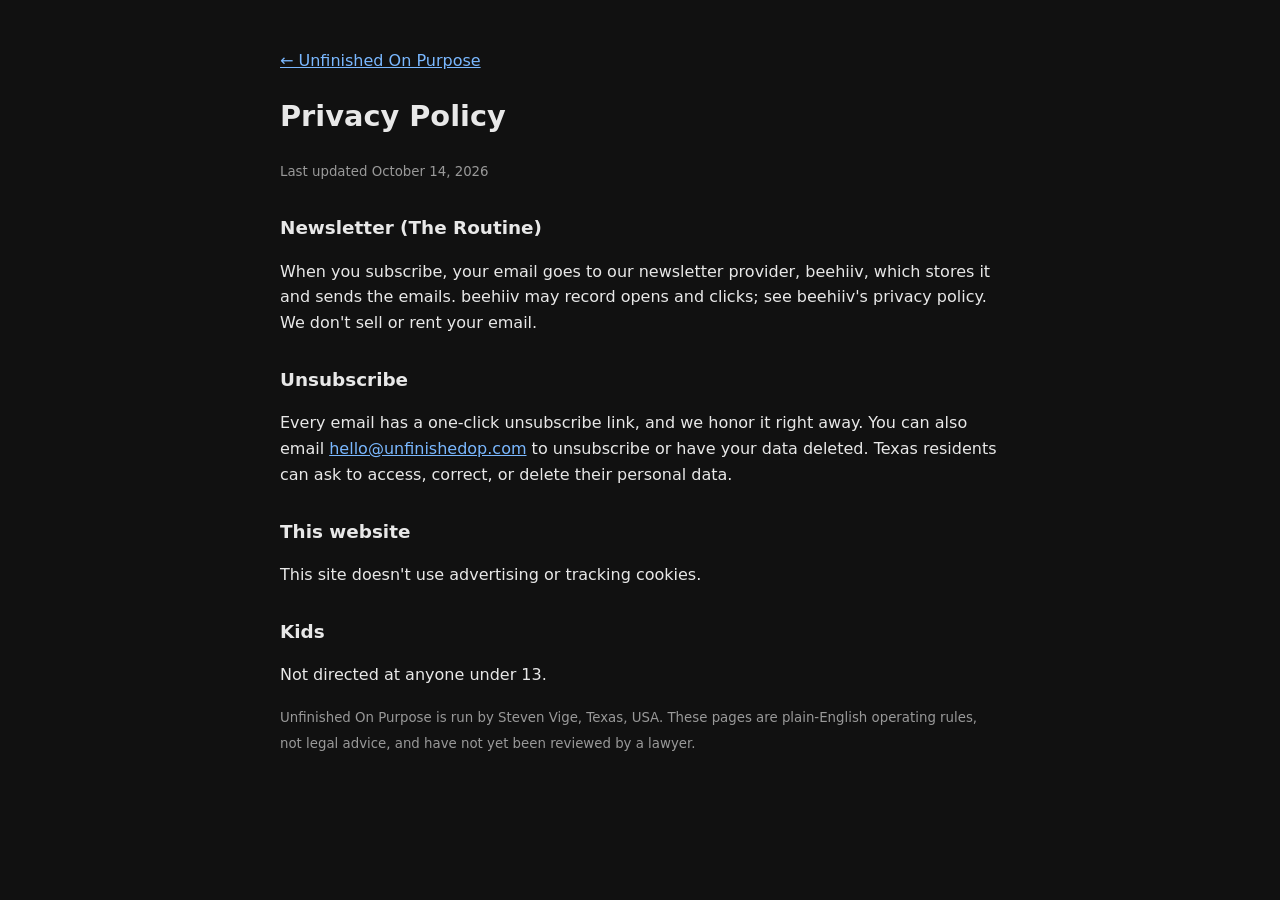
<file: privacy.html>
<!doctype html><html lang="en"><head><meta charset="utf-8"><meta name="viewport" content="width=device-width,initial-scale=1"><title>Privacy Policy · Unfinished On Purpose</title><meta name="robots" content="noindex"><style>body{font-family:system-ui,-apple-system,Segoe UI,Roboto,sans-serif;max-width:720px;margin:auto;padding:32px 20px;line-height:1.6;color:#e8e8e8;background:#111}a{color:#7ab8ff}h1{font-size:1.8rem}h2{font-size:1.15rem;margin-top:1.6em}small{color:#999}</style></head><body><p><a href="/">← Unfinished On Purpose</a></p><h1>Privacy Policy</h1><p><small>Last updated October 14, 2026</small></p><h2>Newsletter (The Routine)</h2><p>When you subscribe, your email goes to our newsletter provider, beehiiv, which stores it and sends the emails. beehiiv may record opens and clicks; see beehiiv's privacy policy. We don't sell or rent your email.</p><h2>Unsubscribe</h2><p>Every email has a one-click unsubscribe link, and we honor it right away. You can also email <a href="mailto:hello@unfinishedop.com">hello@unfinishedop.com</a> to unsubscribe or have your data deleted. Texas residents can ask to access, correct, or delete their personal data.</p><h2>This website</h2><p>This site doesn't use advertising or tracking cookies.</p><h2>Kids</h2><p>Not directed at anyone under 13.</p><p><small>Unfinished On Purpose is run by Steven Vige, Texas, USA. These pages are plain-English operating rules, not legal advice, and have not yet been reviewed by a lawyer.</small></p></body></html>
</file>
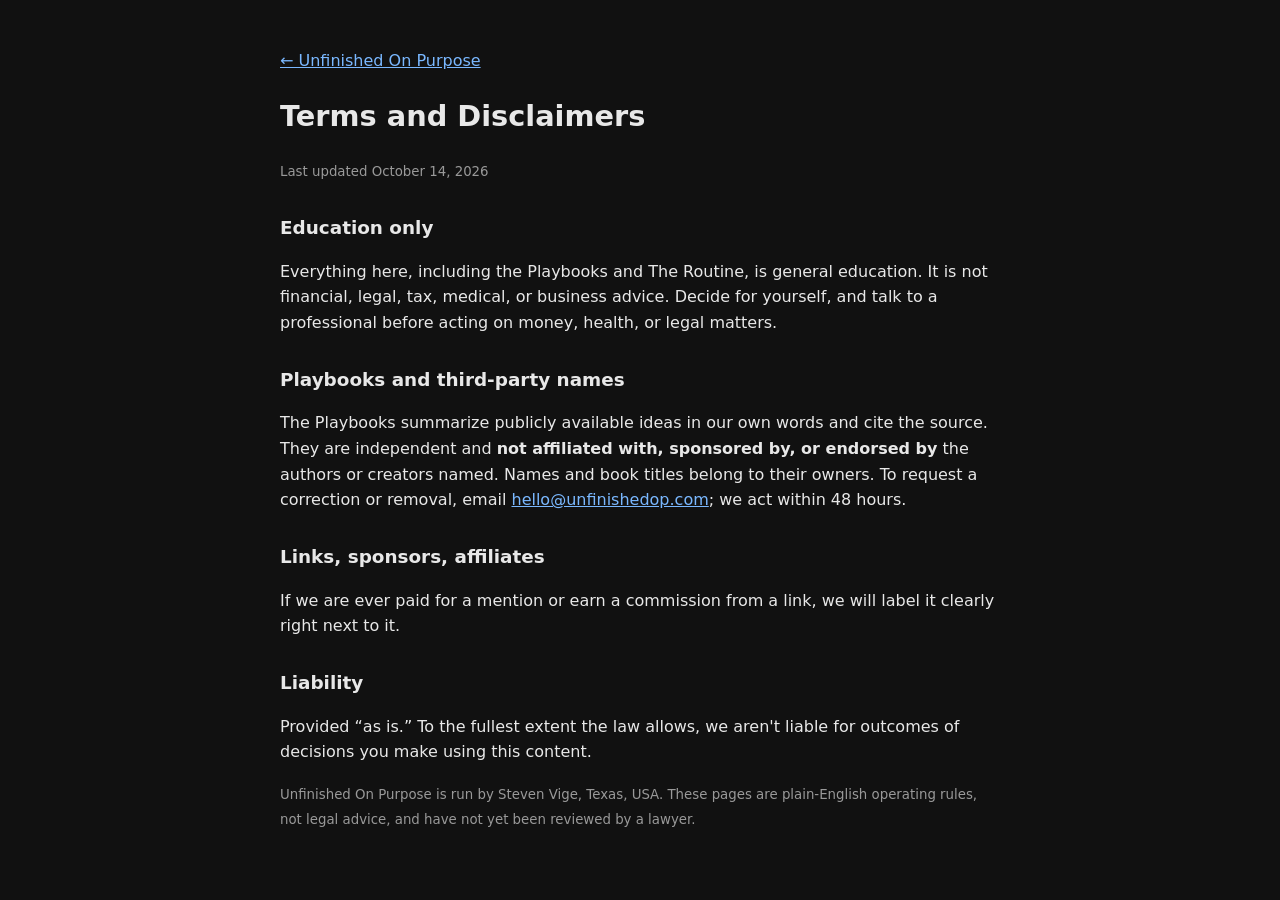
<file: terms.html>
<!doctype html><html lang="en"><head><meta charset="utf-8"><meta name="viewport" content="width=device-width,initial-scale=1"><title>Terms and Disclaimers · Unfinished On Purpose</title><meta name="robots" content="noindex"><style>body{font-family:system-ui,-apple-system,Segoe UI,Roboto,sans-serif;max-width:720px;margin:auto;padding:32px 20px;line-height:1.6;color:#e8e8e8;background:#111}a{color:#7ab8ff}h1{font-size:1.8rem}h2{font-size:1.15rem;margin-top:1.6em}small{color:#999}</style></head><body><p><a href="/">← Unfinished On Purpose</a></p><h1>Terms and Disclaimers</h1><p><small>Last updated October 14, 2026</small></p><h2>Education only</h2><p>Everything here, including the Playbooks and The Routine, is general education. It is not financial, legal, tax, medical, or business advice. Decide for yourself, and talk to a professional before acting on money, health, or legal matters.</p><h2>Playbooks and third-party names</h2><p>The Playbooks summarize publicly available ideas in our own words and cite the source. They are independent and <b>not affiliated with, sponsored by, or endorsed by</b> the authors or creators named. Names and book titles belong to their owners. To request a correction or removal, email <a href="mailto:hello@unfinishedop.com">hello@unfinishedop.com</a>; we act within 48 hours.</p><h2>Links, sponsors, affiliates</h2><p>If we are ever paid for a mention or earn a commission from a link, we will label it clearly right next to it.</p><h2>Liability</h2><p>Provided “as is.” To the fullest extent the law allows, we aren't liable for outcomes of decisions you make using this content.</p><p><small>Unfinished On Purpose is run by Steven Vige, Texas, USA. These pages are plain-English operating rules, not legal advice, and have not yet been reviewed by a lawyer.</small></p></body></html>
</file>
<file: site.css>
:root{--bg:#0a0a0c;--tx:#f3f1ec;--mu:#a7a39b;--ln:rgba(255,255,255,.09);--ac:#ff6a3d;--ac2:#ffb36b;--serif:"Instrument Serif",Georgia,serif;--sans:Inter,system-ui,-apple-system,sans-serif}
*{box-sizing:border-box}html{scroll-behavior:smooth}body{margin:0;background:var(--bg);color:var(--tx);font:16px/1.6 var(--sans);-webkit-font-smoothing:antialiased;overflow-x:hidden}
body:before{content:"";position:fixed;inset:-10% -10% auto;height:85vh;z-index:-1;background:radial-gradient(40% 50% at 78% 20%,rgba(255,106,61,.28),transparent 70%),radial-gradient(35% 45% at 10% 40%,rgba(255,179,107,.12),transparent 70%);filter:blur(20px)}
a{color:var(--ac2)}.w{max-width:1140px;margin:0 auto;padding:0 22px}.narrow{max-width:760px}
nav.top{display:flex;justify-content:space-between;align-items:center;padding:18px 0}nav.top img{height:30px;filter:invert(1)}nav.top .links{display:flex;gap:20px;align-items:center}nav.top .links a{color:var(--mu);text-decoration:none;font-size:14px;font-weight:500}
.btn{display:inline-flex;align-items:center;justify-content:center;min-height:52px;padding:0 22px;border-radius:14px;font-weight:600;text-decoration:none;color:#170a04!important;background:linear-gradient(180deg,var(--ac2),var(--ac) 70%);box-shadow:0 14px 36px -12px rgba(255,106,61,.8),inset 0 1px 0 rgba(255,255,255,.5);border:0}
.btn.s{min-height:40px;padding:0 16px;font-size:14px}.btn.ghost{background:transparent;color:var(--tx)!important;border:1px solid var(--ln);box-shadow:none}
.eyebrow{text-transform:uppercase;letter-spacing:.15em;font-size:12px;font-weight:600;color:var(--ac2)}
h1,h2{font-family:var(--serif);font-weight:400;letter-spacing:-.01em;line-height:1}h1{font-size:clamp(48px,7.2vw,94px);margin:14px 0 20px}h1 em,h2 em{color:var(--ac2)}
h2{font-size:clamp(34px,4.4vw,56px);margin:8px 0 14px}h3{font-size:19px;margin:6px 0}
.lead{font-size:clamp(17px,1.7vw,21px);color:#d4d0c8;max-width:58ch}.sub{color:var(--mu)}
.hero{padding:60px 0 50px}.hero .row{display:grid;grid-template-columns:1.2fr .8fr;gap:40px;align-items:center}
.glass{background:linear-gradient(180deg,rgba(255,255,255,.07),rgba(255,255,255,.02));border:1px solid var(--ln);border-radius:22px;padding:26px;box-shadow:0 30px 80px -30px rgba(0,0,0,.7),inset 0 1px 0 rgba(255,255,255,.08);backdrop-filter:blur(12px)}
.embed{background:#fff;border-radius:16px;padding:12px;color:#111;min-height:90px}.embed a{color:#c2410c}
.stats{display:grid;grid-template-columns:repeat(3,1fr);gap:14px;padding:26px 0;border-top:1px solid var(--ln);border-bottom:1px solid var(--ln)}.stats b{display:block;font:48px var(--serif)}.stats span{color:var(--mu);font-size:14px}
section.band{padding:80px 0}.g{display:grid;gap:16px}.g3{grid-template-columns:repeat(3,1fr)}.g2{grid-template-columns:repeat(2,1fr)}
.path b{color:var(--ac2);font-size:12px;letter-spacing:.12em}.path p,.c p{color:var(--mu);margin:6px 0 14px}.path .price{font:34px var(--serif);color:var(--tx)}
.pb{display:block;text-decoration:none;color:var(--tx);transition:transform .2s,border-color .2s}.pb:hover{transform:translateY(-3px);border-color:rgba(255,179,107,.5)}.pb small{color:var(--mu)}
.not{display:flex;flex-wrap:wrap;gap:10px;padding:0;list-style:none}.not li{border:1px solid var(--ln);border-radius:99px;padding:8px 14px;color:var(--mu);font-size:14px}
footer.f{border-top:1px solid var(--ln);padding:30px 0 50px;color:var(--mu);font-size:14px}footer.f a{color:var(--tx)}
.pill{display:inline-block;border:1px solid rgba(255,179,107,.4);color:var(--ac2);border-radius:99px;padding:6px 12px;font-size:13px;font-weight:600}
.wordmark{height:56px;filter:invert(1);display:block;margin-bottom:8px}
@media(max-width:860px){.hero .row,.g3,.g2{grid-template-columns:1fr}.stats{grid-template-columns:1fr 1fr 1fr}.stats b{font-size:34px}nav.top .links a:not(.btn){display:none}.btn{width:100%}nav.top .btn{width:auto}section.band{padding:56px 0}}
</file>
<file: brand/brand.css>
/* Unfinished On Purpose — brand.css v0.1
   Colors, type and buttons for unfinishedonpurpose site + The Routine.
   Fonts are free Google Fonts. */
@import url("https://fonts.googleapis.com/css2?family=Space+Grotesk:wght@400;500;600;700&family=Inter:opsz,wght@14..32,400;14..32,500;14..32,600&family=JetBrains+Mono:wght@400;500&display=swap");

:root {
  /* core palette */
  --uop-ink:      #0B0B0C;  /* primary text, dark surfaces */
  --uop-graphite: #1E1E21;  /* dark cards, code blocks */
  --uop-steel:    #8B8B90;  /* secondary text, meta */
  --uop-rule:     #DCD8D1;  /* hairlines, borders on paper */
  --uop-paper:    #F4F1EC;  /* primary light background */
  --uop-white:    #FFFFFF;  /* cards on paper */
  --uop-primer:   #FF4F12;  /* the ONE accent: the unfinished part */
  --uop-primer-dark: #D93D05; /* hover / pressed */
  --uop-primer-tint: #FFE3D6; /* highlight bg, never for text */

  /* semantic */
  --uop-bg: var(--uop-paper);
  --uop-fg: var(--uop-ink);
  --uop-muted: #5E5E63;      /* AA on paper; use steel only on ink */
  --uop-accent: var(--uop-primer);

  /* type */
  --uop-font-display: "Space Grotesk", "Helvetica Neue", Arial, sans-serif;
  --uop-font-body: "Inter", "Helvetica Neue", Arial, sans-serif;
  --uop-font-mono: "JetBrains Mono", ui-monospace, Menlo, monospace;

  --uop-radius: 4px;
  --uop-radius-pill: 999px;
  --uop-space: 8px;
}

[data-theme="dark"] {
  --uop-bg: var(--uop-ink);
  --uop-fg: var(--uop-paper);
  --uop-muted: var(--uop-steel);
  --uop-rule: #2E2E33;
}

html { background: var(--uop-bg); color: var(--uop-fg); }
body { font: 400 17px/1.6 var(--uop-font-body); -webkit-font-smoothing: antialiased; }

h1, h2, h3, .uop-display {
  font-family: var(--uop-font-display);
  font-weight: 600;
  letter-spacing: -0.02em;
  line-height: 1.08;
  text-transform: none;            /* sentence case, always */
}
h1 { font-size: clamp(40px, 6vw, 72px); }
h2 { font-size: clamp(28px, 3.6vw, 40px); }
h3 { font-size: 22px; letter-spacing: -0.01em; }

.uop-label, .uop-meta {           /* issue numbers, tags, version stamps */
  font: 500 12px/1.4 var(--uop-font-mono);
  letter-spacing: 0.12em;
  text-transform: uppercase;
  color: var(--uop-muted);
}
code, pre, kbd { font-family: var(--uop-font-mono); font-size: 0.92em; }
pre { background: var(--uop-graphite); color: var(--uop-paper); padding: 20px; border-radius: var(--uop-radius); overflow-x: auto; }

a { color: inherit; text-decoration: underline; text-decoration-color: var(--uop-accent); text-underline-offset: 3px; text-decoration-thickness: 2px; }
a:hover { color: var(--uop-accent); }
hr { border: 0; border-top: 1px solid var(--uop-rule); }
::selection { background: var(--uop-primer); color: var(--uop-ink); }

/* buttons */
.uop-btn {
  display: inline-flex; align-items: center; gap: 10px;
  font: 600 15px/1 var(--uop-font-display);
  letter-spacing: -0.005em;
  padding: 14px 22px;
  border-radius: var(--uop-radius);
  border: 1.5px solid transparent;
  cursor: pointer; text-decoration: none;
  transition: background .15s ease, color .15s ease, border-color .15s ease, transform .05s ease;
}
.uop-btn:active { transform: translateY(1px); }
.uop-btn:focus-visible { outline: 2px solid var(--uop-primer); outline-offset: 3px; }

.uop-btn--primary { background: var(--uop-fg); color: var(--uop-bg); }
.uop-btn--primary:hover { background: var(--uop-primer); color: var(--uop-ink); }

.uop-btn--accent { background: var(--uop-primer); color: var(--uop-ink); }
.uop-btn--accent:hover { background: var(--uop-primer-dark); color: var(--uop-white); }

.uop-btn--ghost { background: transparent; color: var(--uop-fg); border-color: var(--uop-fg); }
.uop-btn--ghost:hover { border-color: var(--uop-primer); color: var(--uop-primer); }

/* trailing "→" or cursor on CTAs */
.uop-btn--cursor::after { content: ""; width: 0.55em; height: 2px; background: var(--uop-primer); display: inline-block; align-self: flex-end; margin-bottom: 2px; }

/* subscribe field (The Routine) */
.uop-subscribe { display: flex; gap: 8px; max-width: 460px; }
.uop-input {
  flex: 1; font: 400 16px/1 var(--uop-font-body);
  padding: 14px 16px; border-radius: var(--uop-radius);
  border: 1.5px solid var(--uop-rule); background: var(--uop-white); color: var(--uop-ink);
}
.uop-input:focus { outline: none; border-color: var(--uop-ink); }

/* small pieces */
.uop-tag { font: 500 11px/1 var(--uop-font-mono); letter-spacing: .1em; text-transform: uppercase; padding: 6px 8px; border: 1px solid currentColor; border-radius: 2px; }
.uop-tag--live::before { content: "● "; color: var(--uop-primer); }
.uop-accent { color: var(--uop-primer); }
</file>
<file: playbooks/voss/brand.css>
/* Unfinished On Purpose — brand.css v0.1
   Colors, type and buttons for unfinishedonpurpose site + The Routine.
   Fonts are free Google Fonts. */
@import url("https://fonts.googleapis.com/css2?family=Space+Grotesk:wght@400;500;600;700&family=Inter:opsz,wght@14..32,400;14..32,500;14..32,600&family=JetBrains+Mono:wght@400;500&display=swap");

:root {
  /* core palette */
  --uop-ink:      #0B0B0C;  /* primary text, dark surfaces */
  --uop-graphite: #1E1E21;  /* dark cards, code blocks */
  --uop-steel:    #8B8B90;  /* secondary text, meta */
  --uop-rule:     #DCD8D1;  /* hairlines, borders on paper */
  --uop-paper:    #F4F1EC;  /* primary light background */
  --uop-white:    #FFFFFF;  /* cards on paper */
  --uop-primer:   #FF4F12;  /* the ONE accent: the unfinished part */
  --uop-primer-dark: #D93D05; /* hover / pressed */
  --uop-primer-tint: #FFE3D6; /* highlight bg, never for text */

  /* semantic */
  --uop-bg: var(--uop-paper);
  --uop-fg: var(--uop-ink);
  --uop-muted: #5E5E63;      /* AA on paper; use steel only on ink */
  --uop-accent: var(--uop-primer);

  /* type */
  --uop-font-display: "Space Grotesk", "Helvetica Neue", Arial, sans-serif;
  --uop-font-body: "Inter", "Helvetica Neue", Arial, sans-serif;
  --uop-font-mono: "JetBrains Mono", ui-monospace, Menlo, monospace;

  --uop-radius: 4px;
  --uop-radius-pill: 999px;
  --uop-space: 8px;
}

[data-theme="dark"] {
  --uop-bg: var(--uop-ink);
  --uop-fg: var(--uop-paper);
  --uop-muted: var(--uop-steel);
  --uop-rule: #2E2E33;
}

html { background: var(--uop-bg); color: var(--uop-fg); }
body { font: 400 17px/1.6 var(--uop-font-body); -webkit-font-smoothing: antialiased; }

h1, h2, h3, .uop-display {
  font-family: var(--uop-font-display);
  font-weight: 600;
  letter-spacing: -0.02em;
  line-height: 1.08;
  text-transform: none;            /* sentence case, always */
}
h1 { font-size: clamp(40px, 6vw, 72px); }
h2 { font-size: clamp(28px, 3.6vw, 40px); }
h3 { font-size: 22px; letter-spacing: -0.01em; }

.uop-label, .uop-meta {           /* issue numbers, tags, version stamps */
  font: 500 12px/1.4 var(--uop-font-mono);
  letter-spacing: 0.12em;
  text-transform: uppercase;
  color: var(--uop-muted);
}
code, pre, kbd { font-family: var(--uop-font-mono); font-size: 0.92em; }
pre { background: var(--uop-graphite); color: var(--uop-paper); padding: 20px; border-radius: var(--uop-radius); overflow-x: auto; }

a { color: inherit; text-decoration: underline; text-decoration-color: var(--uop-accent); text-underline-offset: 3px; text-decoration-thickness: 2px; }
a:hover { color: var(--uop-accent); }
hr { border: 0; border-top: 1px solid var(--uop-rule); }
::selection { background: var(--uop-primer); color: var(--uop-ink); }

/* buttons */
.uop-btn {
  display: inline-flex; align-items: center; gap: 10px;
  font: 600 15px/1 var(--uop-font-display);
  letter-spacing: -0.005em;
  padding: 14px 22px;
  border-radius: var(--uop-radius);
  border: 1.5px solid transparent;
  cursor: pointer; text-decoration: none;
  transition: background .15s ease, color .15s ease, border-color .15s ease, transform .05s ease;
}
.uop-btn:active { transform: translateY(1px); }
.uop-btn:focus-visible { outline: 2px solid var(--uop-primer); outline-offset: 3px; }

.uop-btn--primary { background: var(--uop-fg); color: var(--uop-bg); }
.uop-btn--primary:hover { background: var(--uop-primer); color: var(--uop-ink); }

.uop-btn--accent { background: var(--uop-primer); color: var(--uop-ink); }
.uop-btn--accent:hover { background: var(--uop-primer-dark); color: var(--uop-white); }

.uop-btn--ghost { background: transparent; color: var(--uop-fg); border-color: var(--uop-fg); }
.uop-btn--ghost:hover { border-color: var(--uop-primer); color: var(--uop-primer); }

/* trailing "→" or cursor on CTAs */
.uop-btn--cursor::after { content: ""; width: 0.55em; height: 2px; background: var(--uop-primer); display: inline-block; align-self: flex-end; margin-bottom: 2px; }

/* subscribe field (The Routine) */
.uop-subscribe { display: flex; gap: 8px; max-width: 460px; }
.uop-input {
  flex: 1; font: 400 16px/1 var(--uop-font-body);
  padding: 14px 16px; border-radius: var(--uop-radius);
  border: 1.5px solid var(--uop-rule); background: var(--uop-white); color: var(--uop-ink);
}
.uop-input:focus { outline: none; border-color: var(--uop-ink); }

/* small pieces */
.uop-tag { font: 500 11px/1 var(--uop-font-mono); letter-spacing: .1em; text-transform: uppercase; padding: 6px 8px; border: 1px solid currentColor; border-radius: 2px; }
.uop-tag--live::before { content: "● "; color: var(--uop-primer); }
.uop-accent { color: var(--uop-primer); }
</file>
<file: playbooks/hormozi/brand.css>
/* Unfinished On Purpose — brand.css v0.1
   Colors, type and buttons for unfinishedonpurpose site + The Routine.
   Fonts are free Google Fonts. */
@import url("https://fonts.googleapis.com/css2?family=Space+Grotesk:wght@400;500;600;700&family=Inter:opsz,wght@14..32,400;14..32,500;14..32,600&family=JetBrains+Mono:wght@400;500&display=swap");

:root {
  /* core palette */
  --uop-ink:      #0B0B0C;  /* primary text, dark surfaces */
  --uop-graphite: #1E1E21;  /* dark cards, code blocks */
  --uop-steel:    #8B8B90;  /* secondary text, meta */
  --uop-rule:     #DCD8D1;  /* hairlines, borders on paper */
  --uop-paper:    #F4F1EC;  /* primary light background */
  --uop-white:    #FFFFFF;  /* cards on paper */
  --uop-primer:   #FF4F12;  /* the ONE accent: the unfinished part */
  --uop-primer-dark: #D93D05; /* hover / pressed */
  --uop-primer-tint: #FFE3D6; /* highlight bg, never for text */

  /* semantic */
  --uop-bg: var(--uop-paper);
  --uop-fg: var(--uop-ink);
  --uop-muted: #5E5E63;      /* AA on paper; use steel only on ink */
  --uop-accent: var(--uop-primer);

  /* type */
  --uop-font-display: "Space Grotesk", "Helvetica Neue", Arial, sans-serif;
  --uop-font-body: "Inter", "Helvetica Neue", Arial, sans-serif;
  --uop-font-mono: "JetBrains Mono", ui-monospace, Menlo, monospace;

  --uop-radius: 4px;
  --uop-radius-pill: 999px;
  --uop-space: 8px;
}

[data-theme="dark"] {
  --uop-bg: var(--uop-ink);
  --uop-fg: var(--uop-paper);
  --uop-muted: var(--uop-steel);
  --uop-rule: #2E2E33;
}

html { background: var(--uop-bg); color: var(--uop-fg); }
body { font: 400 17px/1.6 var(--uop-font-body); -webkit-font-smoothing: antialiased; }

h1, h2, h3, .uop-display {
  font-family: var(--uop-font-display);
  font-weight: 600;
  letter-spacing: -0.02em;
  line-height: 1.08;
  text-transform: none;            /* sentence case, always */
}
h1 { font-size: clamp(40px, 6vw, 72px); }
h2 { font-size: clamp(28px, 3.6vw, 40px); }
h3 { font-size: 22px; letter-spacing: -0.01em; }

.uop-label, .uop-meta {           /* issue numbers, tags, version stamps */
  font: 500 12px/1.4 var(--uop-font-mono);
  letter-spacing: 0.12em;
  text-transform: uppercase;
  color: var(--uop-muted);
}
code, pre, kbd { font-family: var(--uop-font-mono); font-size: 0.92em; }
pre { background: var(--uop-graphite); color: var(--uop-paper); padding: 20px; border-radius: var(--uop-radius); overflow-x: auto; }

a { color: inherit; text-decoration: underline; text-decoration-color: var(--uop-accent); text-underline-offset: 3px; text-decoration-thickness: 2px; }
a:hover { color: var(--uop-accent); }
hr { border: 0; border-top: 1px solid var(--uop-rule); }
::selection { background: var(--uop-primer); color: var(--uop-ink); }

/* buttons */
.uop-btn {
  display: inline-flex; align-items: center; gap: 10px;
  font: 600 15px/1 var(--uop-font-display);
  letter-spacing: -0.005em;
  padding: 14px 22px;
  border-radius: var(--uop-radius);
  border: 1.5px solid transparent;
  cursor: pointer; text-decoration: none;
  transition: background .15s ease, color .15s ease, border-color .15s ease, transform .05s ease;
}
.uop-btn:active { transform: translateY(1px); }
.uop-btn:focus-visible { outline: 2px solid var(--uop-primer); outline-offset: 3px; }

.uop-btn--primary { background: var(--uop-fg); color: var(--uop-bg); }
.uop-btn--primary:hover { background: var(--uop-primer); color: var(--uop-ink); }

.uop-btn--accent { background: var(--uop-primer); color: var(--uop-ink); }
.uop-btn--accent:hover { background: var(--uop-primer-dark); color: var(--uop-white); }

.uop-btn--ghost { background: transparent; color: var(--uop-fg); border-color: var(--uop-fg); }
.uop-btn--ghost:hover { border-color: var(--uop-primer); color: var(--uop-primer); }

/* trailing "→" or cursor on CTAs */
.uop-btn--cursor::after { content: ""; width: 0.55em; height: 2px; background: var(--uop-primer); display: inline-block; align-self: flex-end; margin-bottom: 2px; }

/* subscribe field (The Routine) */
.uop-subscribe { display: flex; gap: 8px; max-width: 460px; }
.uop-input {
  flex: 1; font: 400 16px/1 var(--uop-font-body);
  padding: 14px 16px; border-radius: var(--uop-radius);
  border: 1.5px solid var(--uop-rule); background: var(--uop-white); color: var(--uop-ink);
}
.uop-input:focus { outline: none; border-color: var(--uop-ink); }

/* small pieces */
.uop-tag { font: 500 11px/1 var(--uop-font-mono); letter-spacing: .1em; text-transform: uppercase; padding: 6px 8px; border: 1px solid currentColor; border-radius: 2px; }
.uop-tag--live::before { content: "● "; color: var(--uop-primer); }
.uop-accent { color: var(--uop-primer); }
</file>
<file: playbooks/leila-hormozi/brand.css>
/* Unfinished On Purpose — brand.css v0.1
   Colors, type and buttons for unfinishedonpurpose site + The Routine.
   Fonts are free Google Fonts. */
@import url("https://fonts.googleapis.com/css2?family=Space+Grotesk:wght@400;500;600;700&family=Inter:opsz,wght@14..32,400;14..32,500;14..32,600&family=JetBrains+Mono:wght@400;500&display=swap");

:root {
  /* core palette */
  --uop-ink:      #0B0B0C;  /* primary text, dark surfaces */
  --uop-graphite: #1E1E21;  /* dark cards, code blocks */
  --uop-steel:    #8B8B90;  /* secondary text, meta */
  --uop-rule:     #DCD8D1;  /* hairlines, borders on paper */
  --uop-paper:    #F4F1EC;  /* primary light background */
  --uop-white:    #FFFFFF;  /* cards on paper */
  --uop-primer:   #FF4F12;  /* the ONE accent: the unfinished part */
  --uop-primer-dark: #D93D05; /* hover / pressed */
  --uop-primer-tint: #FFE3D6; /* highlight bg, never for text */

  /* semantic */
  --uop-bg: var(--uop-paper);
  --uop-fg: var(--uop-ink);
  --uop-muted: #5E5E63;      /* AA on paper; use steel only on ink */
  --uop-accent: var(--uop-primer);

  /* type */
  --uop-font-display: "Space Grotesk", "Helvetica Neue", Arial, sans-serif;
  --uop-font-body: "Inter", "Helvetica Neue", Arial, sans-serif;
  --uop-font-mono: "JetBrains Mono", ui-monospace, Menlo, monospace;

  --uop-radius: 4px;
  --uop-radius-pill: 999px;
  --uop-space: 8px;
}

[data-theme="dark"] {
  --uop-bg: var(--uop-ink);
  --uop-fg: var(--uop-paper);
  --uop-muted: var(--uop-steel);
  --uop-rule: #2E2E33;
}

html { background: var(--uop-bg); color: var(--uop-fg); }
body { font: 400 17px/1.6 var(--uop-font-body); -webkit-font-smoothing: antialiased; }

h1, h2, h3, .uop-display {
  font-family: var(--uop-font-display);
  font-weight: 600;
  letter-spacing: -0.02em;
  line-height: 1.08;
  text-transform: none;            /* sentence case, always */
}
h1 { font-size: clamp(40px, 6vw, 72px); }
h2 { font-size: clamp(28px, 3.6vw, 40px); }
h3 { font-size: 22px; letter-spacing: -0.01em; }

.uop-label, .uop-meta {           /* issue numbers, tags, version stamps */
  font: 500 12px/1.4 var(--uop-font-mono);
  letter-spacing: 0.12em;
  text-transform: uppercase;
  color: var(--uop-muted);
}
code, pre, kbd { font-family: var(--uop-font-mono); font-size: 0.92em; }
pre { background: var(--uop-graphite); color: var(--uop-paper); padding: 20px; border-radius: var(--uop-radius); overflow-x: auto; }

a { color: inherit; text-decoration: underline; text-decoration-color: var(--uop-accent); text-underline-offset: 3px; text-decoration-thickness: 2px; }
a:hover { color: var(--uop-accent); }
hr { border: 0; border-top: 1px solid var(--uop-rule); }
::selection { background: var(--uop-primer); color: var(--uop-ink); }

/* buttons */
.uop-btn {
  display: inline-flex; align-items: center; gap: 10px;
  font: 600 15px/1 var(--uop-font-display);
  letter-spacing: -0.005em;
  padding: 14px 22px;
  border-radius: var(--uop-radius);
  border: 1.5px solid transparent;
  cursor: pointer; text-decoration: none;
  transition: background .15s ease, color .15s ease, border-color .15s ease, transform .05s ease;
}
.uop-btn:active { transform: translateY(1px); }
.uop-btn:focus-visible { outline: 2px solid var(--uop-primer); outline-offset: 3px; }

.uop-btn--primary { background: var(--uop-fg); color: var(--uop-bg); }
.uop-btn--primary:hover { background: var(--uop-primer); color: var(--uop-ink); }

.uop-btn--accent { background: var(--uop-primer); color: var(--uop-ink); }
.uop-btn--accent:hover { background: var(--uop-primer-dark); color: var(--uop-white); }

.uop-btn--ghost { background: transparent; color: var(--uop-fg); border-color: var(--uop-fg); }
.uop-btn--ghost:hover { border-color: var(--uop-primer); color: var(--uop-primer); }

/* trailing "→" or cursor on CTAs */
.uop-btn--cursor::after { content: ""; width: 0.55em; height: 2px; background: var(--uop-primer); display: inline-block; align-self: flex-end; margin-bottom: 2px; }

/* subscribe field (The Routine) */
.uop-subscribe { display: flex; gap: 8px; max-width: 460px; }
.uop-input {
  flex: 1; font: 400 16px/1 var(--uop-font-body);
  padding: 14px 16px; border-radius: var(--uop-radius);
  border: 1.5px solid var(--uop-rule); background: var(--uop-white); color: var(--uop-ink);
}
.uop-input:focus { outline: none; border-color: var(--uop-ink); }

/* small pieces */
.uop-tag { font: 500 11px/1 var(--uop-font-mono); letter-spacing: .1em; text-transform: uppercase; padding: 6px 8px; border: 1px solid currentColor; border-radius: 2px; }
.uop-tag--live::before { content: "● "; color: var(--uop-primer); }
.uop-accent { color: var(--uop-primer); }
</file>
<file: playbooks/martell/brand.css>
/* Unfinished On Purpose — brand.css v0.1
   Colors, type and buttons for unfinishedonpurpose site + The Routine.
   Fonts are free Google Fonts. */
@import url("https://fonts.googleapis.com/css2?family=Space+Grotesk:wght@400;500;600;700&family=Inter:opsz,wght@14..32,400;14..32,500;14..32,600&family=JetBrains+Mono:wght@400;500&display=swap");

:root {
  /* core palette */
  --uop-ink:      #0B0B0C;  /* primary text, dark surfaces */
  --uop-graphite: #1E1E21;  /* dark cards, code blocks */
  --uop-steel:    #8B8B90;  /* secondary text, meta */
  --uop-rule:     #DCD8D1;  /* hairlines, borders on paper */
  --uop-paper:    #F4F1EC;  /* primary light background */
  --uop-white:    #FFFFFF;  /* cards on paper */
  --uop-primer:   #FF4F12;  /* the ONE accent: the unfinished part */
  --uop-primer-dark: #D93D05; /* hover / pressed */
  --uop-primer-tint: #FFE3D6; /* highlight bg, never for text */

  /* semantic */
  --uop-bg: var(--uop-paper);
  --uop-fg: var(--uop-ink);
  --uop-muted: #5E5E63;      /* AA on paper; use steel only on ink */
  --uop-accent: var(--uop-primer);

  /* type */
  --uop-font-display: "Space Grotesk", "Helvetica Neue", Arial, sans-serif;
  --uop-font-body: "Inter", "Helvetica Neue", Arial, sans-serif;
  --uop-font-mono: "JetBrains Mono", ui-monospace, Menlo, monospace;

  --uop-radius: 4px;
  --uop-radius-pill: 999px;
  --uop-space: 8px;
}

[data-theme="dark"] {
  --uop-bg: var(--uop-ink);
  --uop-fg: var(--uop-paper);
  --uop-muted: var(--uop-steel);
  --uop-rule: #2E2E33;
}

html { background: var(--uop-bg); color: var(--uop-fg); }
body { font: 400 17px/1.6 var(--uop-font-body); -webkit-font-smoothing: antialiased; }

h1, h2, h3, .uop-display {
  font-family: var(--uop-font-display);
  font-weight: 600;
  letter-spacing: -0.02em;
  line-height: 1.08;
  text-transform: none;            /* sentence case, always */
}
h1 { font-size: clamp(40px, 6vw, 72px); }
h2 { font-size: clamp(28px, 3.6vw, 40px); }
h3 { font-size: 22px; letter-spacing: -0.01em; }

.uop-label, .uop-meta {           /* issue numbers, tags, version stamps */
  font: 500 12px/1.4 var(--uop-font-mono);
  letter-spacing: 0.12em;
  text-transform: uppercase;
  color: var(--uop-muted);
}
code, pre, kbd { font-family: var(--uop-font-mono); font-size: 0.92em; }
pre { background: var(--uop-graphite); color: var(--uop-paper); padding: 20px; border-radius: var(--uop-radius); overflow-x: auto; }

a { color: inherit; text-decoration: underline; text-decoration-color: var(--uop-accent); text-underline-offset: 3px; text-decoration-thickness: 2px; }
a:hover { color: var(--uop-accent); }
hr { border: 0; border-top: 1px solid var(--uop-rule); }
::selection { background: var(--uop-primer); color: var(--uop-ink); }

/* buttons */
.uop-btn {
  display: inline-flex; align-items: center; gap: 10px;
  font: 600 15px/1 var(--uop-font-display);
  letter-spacing: -0.005em;
  padding: 14px 22px;
  border-radius: var(--uop-radius);
  border: 1.5px solid transparent;
  cursor: pointer; text-decoration: none;
  transition: background .15s ease, color .15s ease, border-color .15s ease, transform .05s ease;
}
.uop-btn:active { transform: translateY(1px); }
.uop-btn:focus-visible { outline: 2px solid var(--uop-primer); outline-offset: 3px; }

.uop-btn--primary { background: var(--uop-fg); color: var(--uop-bg); }
.uop-btn--primary:hover { background: var(--uop-primer); color: var(--uop-ink); }

.uop-btn--accent { background: var(--uop-primer); color: var(--uop-ink); }
.uop-btn--accent:hover { background: var(--uop-primer-dark); color: var(--uop-white); }

.uop-btn--ghost { background: transparent; color: var(--uop-fg); border-color: var(--uop-fg); }
.uop-btn--ghost:hover { border-color: var(--uop-primer); color: var(--uop-primer); }

/* trailing "→" or cursor on CTAs */
.uop-btn--cursor::after { content: ""; width: 0.55em; height: 2px; background: var(--uop-primer); display: inline-block; align-self: flex-end; margin-bottom: 2px; }

/* subscribe field (The Routine) */
.uop-subscribe { display: flex; gap: 8px; max-width: 460px; }
.uop-input {
  flex: 1; font: 400 16px/1 var(--uop-font-body);
  padding: 14px 16px; border-radius: var(--uop-radius);
  border: 1.5px solid var(--uop-rule); background: var(--uop-white); color: var(--uop-ink);
}
.uop-input:focus { outline: none; border-color: var(--uop-ink); }

/* small pieces */
.uop-tag { font: 500 11px/1 var(--uop-font-mono); letter-spacing: .1em; text-transform: uppercase; padding: 6px 8px; border: 1px solid currentColor; border-radius: 2px; }
.uop-tag--live::before { content: "● "; color: var(--uop-primer); }
.uop-accent { color: var(--uop-primer); }
</file>
<file: playbooks/ramsey/brand.css>
/* Unfinished On Purpose — brand.css v0.1
   Colors, type and buttons for unfinishedonpurpose site + The Routine.
   Fonts are free Google Fonts. */
@import url("https://fonts.googleapis.com/css2?family=Space+Grotesk:wght@400;500;600;700&family=Inter:opsz,wght@14..32,400;14..32,500;14..32,600&family=JetBrains+Mono:wght@400;500&display=swap");

:root {
  /* core palette */
  --uop-ink:      #0B0B0C;  /* primary text, dark surfaces */
  --uop-graphite: #1E1E21;  /* dark cards, code blocks */
  --uop-steel:    #8B8B90;  /* secondary text, meta */
  --uop-rule:     #DCD8D1;  /* hairlines, borders on paper */
  --uop-paper:    #F4F1EC;  /* primary light background */
  --uop-white:    #FFFFFF;  /* cards on paper */
  --uop-primer:   #FF4F12;  /* the ONE accent: the unfinished part */
  --uop-primer-dark: #D93D05; /* hover / pressed */
  --uop-primer-tint: #FFE3D6; /* highlight bg, never for text */

  /* semantic */
  --uop-bg: var(--uop-paper);
  --uop-fg: var(--uop-ink);
  --uop-muted: #5E5E63;      /* AA on paper; use steel only on ink */
  --uop-accent: var(--uop-primer);

  /* type */
  --uop-font-display: "Space Grotesk", "Helvetica Neue", Arial, sans-serif;
  --uop-font-body: "Inter", "Helvetica Neue", Arial, sans-serif;
  --uop-font-mono: "JetBrains Mono", ui-monospace, Menlo, monospace;

  --uop-radius: 4px;
  --uop-radius-pill: 999px;
  --uop-space: 8px;
}

[data-theme="dark"] {
  --uop-bg: var(--uop-ink);
  --uop-fg: var(--uop-paper);
  --uop-muted: var(--uop-steel);
  --uop-rule: #2E2E33;
}

html { background: var(--uop-bg); color: var(--uop-fg); }
body { font: 400 17px/1.6 var(--uop-font-body); -webkit-font-smoothing: antialiased; }

h1, h2, h3, .uop-display {
  font-family: var(--uop-font-display);
  font-weight: 600;
  letter-spacing: -0.02em;
  line-height: 1.08;
  text-transform: none;            /* sentence case, always */
}
h1 { font-size: clamp(40px, 6vw, 72px); }
h2 { font-size: clamp(28px, 3.6vw, 40px); }
h3 { font-size: 22px; letter-spacing: -0.01em; }

.uop-label, .uop-meta {           /* issue numbers, tags, version stamps */
  font: 500 12px/1.4 var(--uop-font-mono);
  letter-spacing: 0.12em;
  text-transform: uppercase;
  color: var(--uop-muted);
}
code, pre, kbd { font-family: var(--uop-font-mono); font-size: 0.92em; }
pre { background: var(--uop-graphite); color: var(--uop-paper); padding: 20px; border-radius: var(--uop-radius); overflow-x: auto; }

a { color: inherit; text-decoration: underline; text-decoration-color: var(--uop-accent); text-underline-offset: 3px; text-decoration-thickness: 2px; }
a:hover { color: var(--uop-accent); }
hr { border: 0; border-top: 1px solid var(--uop-rule); }
::selection { background: var(--uop-primer); color: var(--uop-ink); }

/* buttons */
.uop-btn {
  display: inline-flex; align-items: center; gap: 10px;
  font: 600 15px/1 var(--uop-font-display);
  letter-spacing: -0.005em;
  padding: 14px 22px;
  border-radius: var(--uop-radius);
  border: 1.5px solid transparent;
  cursor: pointer; text-decoration: none;
  transition: background .15s ease, color .15s ease, border-color .15s ease, transform .05s ease;
}
.uop-btn:active { transform: translateY(1px); }
.uop-btn:focus-visible { outline: 2px solid var(--uop-primer); outline-offset: 3px; }

.uop-btn--primary { background: var(--uop-fg); color: var(--uop-bg); }
.uop-btn--primary:hover { background: var(--uop-primer); color: var(--uop-ink); }

.uop-btn--accent { background: var(--uop-primer); color: var(--uop-ink); }
.uop-btn--accent:hover { background: var(--uop-primer-dark); color: var(--uop-white); }

.uop-btn--ghost { background: transparent; color: var(--uop-fg); border-color: var(--uop-fg); }
.uop-btn--ghost:hover { border-color: var(--uop-primer); color: var(--uop-primer); }

/* trailing "→" or cursor on CTAs */
.uop-btn--cursor::after { content: ""; width: 0.55em; height: 2px; background: var(--uop-primer); display: inline-block; align-self: flex-end; margin-bottom: 2px; }

/* subscribe field (The Routine) */
.uop-subscribe { display: flex; gap: 8px; max-width: 460px; }
.uop-input {
  flex: 1; font: 400 16px/1 var(--uop-font-body);
  padding: 14px 16px; border-radius: var(--uop-radius);
  border: 1.5px solid var(--uop-rule); background: var(--uop-white); color: var(--uop-ink);
}
.uop-input:focus { outline: none; border-color: var(--uop-ink); }

/* small pieces */
.uop-tag { font: 500 11px/1 var(--uop-font-mono); letter-spacing: .1em; text-transform: uppercase; padding: 6px 8px; border: 1px solid currentColor; border-radius: 2px; }
.uop-tag--live::before { content: "● "; color: var(--uop-primer); }
.uop-accent { color: var(--uop-primer); }
</file>
